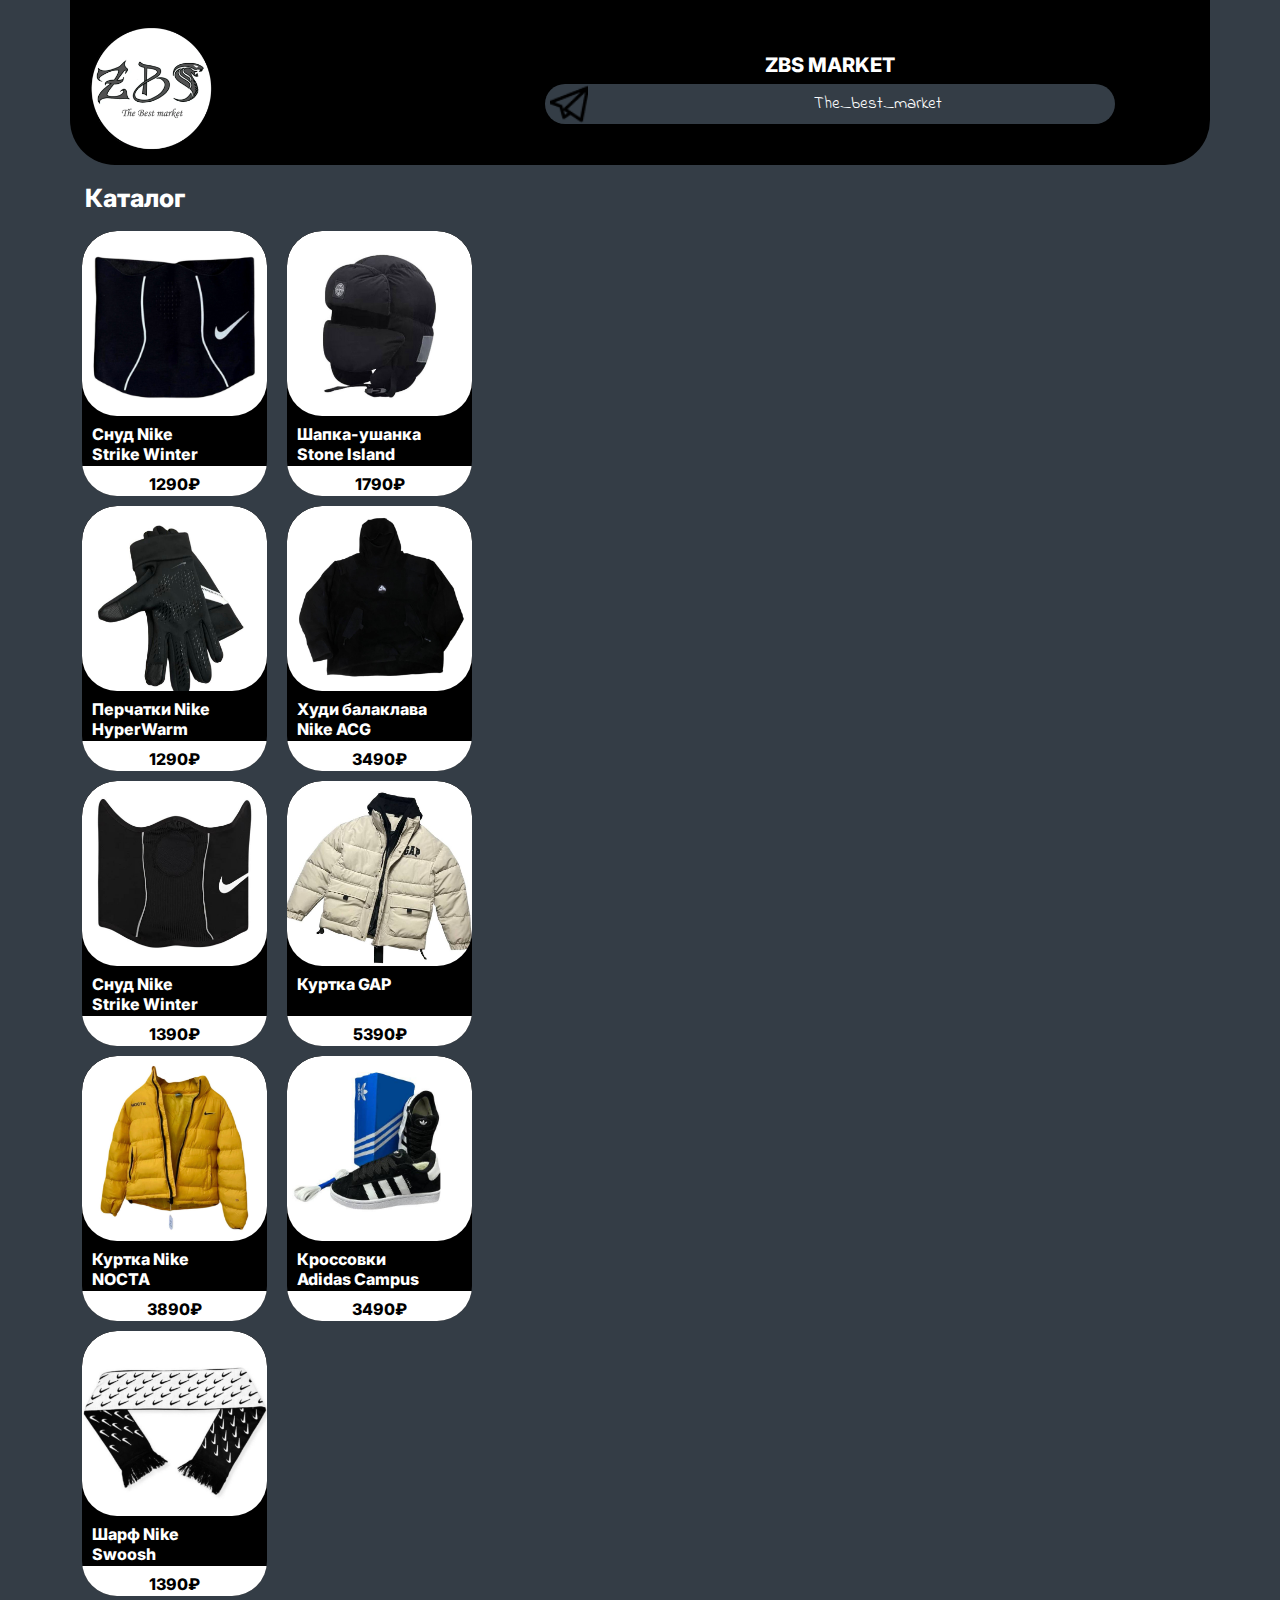
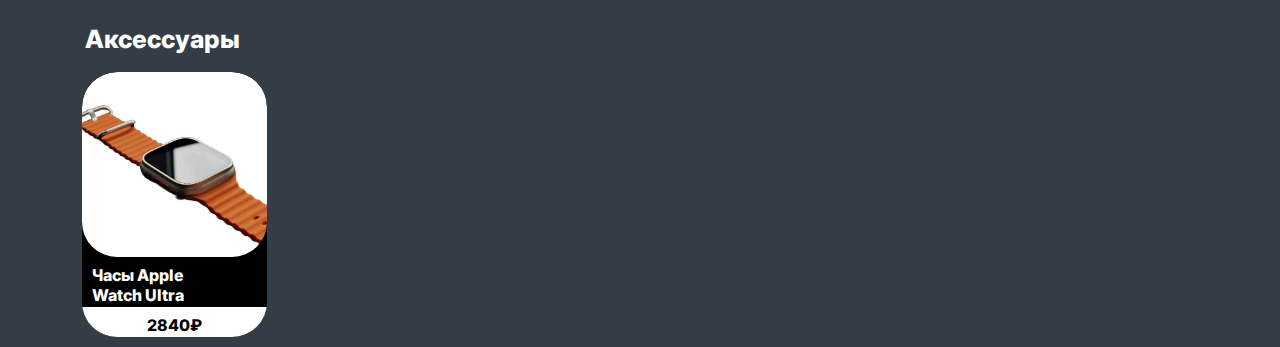
<file: index.html>
<!DOCTYPE html>
<html lang="ru">
<head>
    <link rel="stylesheet" href="CSS/reset.css">
    <link rel="stylesheet" href="https://maxcdn.bootstrapcdn.com/bootstrap/4.5.2/css/bootstrap.min.css">
    <link rel="stylesheet" href="CSS/main_style.css">
    <link rel="preconnect" href="https://fonts.googleapis.com">
    <link rel="preconnect" href="https://fonts.gstatic.com" crossorigin>
    <link href="https://fonts.googleapis.com/css2?family=Indie+Flower&display=swap" rel="stylesheet">
    <link href="https://fonts.googleapis.com/css2?family=Inter:wght@400;600;800&display=swap" rel="stylesheet">
    <meta charset="UTF-8">
    <meta name="viewport" content="width=device-width, initial-scale=1.0">
    <title>Основная страница каталога ZBS_MARKET</title>
</head>
<body>
    <div class="container">
        <!-- Шапка каталога -->
        <div class="row header">
            <div class="col-5">
                <div class="photo-container">
                    <img src="SRC/Logo_circle.png" alt="Logo">
                </div>
            </div>
            <div class="col-6">
                <div class="inf-block">
                    <div class="store-name">
                        ZBS MARKET
                    </div>
                    <div class="row store-url">
                        <div class="col-2 tg-logo">
                            <img src="SRC/free-icon-telegram-logo-87413 1.png" alt="">
                        </div>
                        <div class="col-6 offset-2 text-url">
                            <a href="https://t.me/TheBestMarket59">The_best_market</a>
                        </div>
                    </div>
                        
                </div>
            </div>
        </div>
        <!-- Надпись каталог -->
        <div class="row">
            <div class="col-12 catalog-title">
                Каталог 
            </div>
        </div>


        <!-- Строчка с карточками каталога -->
        <div class="conteiner">
            <div class="row product-row">
                <!-- Карточка товара -->
                <div class="col product-card">
                    <a href="HTML/nike-snoodv2.html">
                        <!-- Фото товара -->
                        <img src="SRC/snood_v2/snood-v2.jpg" alt="product-photo">
                        <!-- Наименование товара -->
                        <div class="col-10 card-text">
                            Снуд Nike Strike Winter Warrior 
                        </div> 
                        <!-- Цена товара -->
                        <div class="product-price">
                            <div class="price-txt">
                                1290₽
                            </div>
                        </div>
                    </div>
                    </a>

                <!-- Карточка товара -->
                <div class="col product-card">
                    <a href="HTML/stone-hat.html">
                        <!-- Фото товара -->
                    <img src="SRC/hats/hat.jpg" alt="">
                    <!-- Наименование товара -->
                    <div class="col-10 card-text">
                        Шапка-ушанка Stone Island 
                    </div> 
                    <!-- Цена товара -->
                    <div class="product-price">
                        <div class="price-txt">
                            1790₽
                        </div>
                    </div>
                </div>
                </a>
            </div>
            
            
        </div>

        <!-- Строчка с карточками каталога 2 -->
        <div class="conteiner">
            <div class="row product-row">
                <!-- Карточка товара -->
                <div class="col product-card">
                    <a href="HTML/gloves-nike-hyperwarm.html">
                        <!-- Фото товара -->
                        <img src="SRC/gloves/gloves.jpg" alt="product-photo">
                        <!-- Наименование товара -->
                        <div class="col-10 card-text">
                            Перчатки Nike HyperWarm
                        </div> 
                        <!-- Цена товара -->
                        <div class="product-price">
                            <div class="price-txt">
                                1290₽
                            </div>
                        </div>
                    </div>
                    </a>

                <!-- Карточка товара -->
                <div class="col product-card">
                    <a href="HTML/hoodie-nike-acg.html">
                        <!-- Фото товара -->
                    <img src="SRC/hoodie-nike-acg/hoodie-nike-acg.jpg" alt="">
                    <!-- Наименование товара -->
                    <div class="col-10 card-text">
                        Худи балаклава Nike ACG
                    </div> 
                    <!-- Цена товара -->
                    <div class="product-price">
                        <div class="price-txt">
                            3490₽
                        </div>
                    </div>
                </div>
                </a>
            </div>
            <!-- Строчка с карточками каталога 3 -->
        <div class="conteiner">
            <div class="row product-row">
                <!-- Карточка товара -->
                <div class="col product-card">
                    <a href="HTML/nike-snood.html">
                        <!-- Фото товара -->
                        <img src="SRC/snoods/snood.jpg" alt="product-photo">
                        <!-- Наименование товара -->
                        <div class="col-10 card-text">
                            Снуд Nike Strike Winter Warrior
                        </div> 
                        <!-- Цена товара -->
                        <div class="product-price">
                            <div class="price-txt">
                                1390₽
                            </div>
                        </div>
                    </div>
                    </a>

                <!-- Карточка товара -->
                <div class="col product-card">
                    <a href="HTML/gap-winter.html">
                        <!-- Фото товара -->
                        <img src="SRC/gap-white/gap.jpg" alt="product-photo">
                        <!-- Наименование товара -->
                        <div class="col-10 card-text">
                            Куртка GAP
                        </div> 
                        <!-- Цена товара -->
                        <div class="product-price">
                            <div class="price-txt">
                                5390₽
                            </div>
                        </div>
                    </div>
                    </a>
                
            </div>
                <!-- Строчка с карточками каталога 4 -->
        <div class="conteiner">
            <div class="row product-row">
                <!-- Карточка товара -->
                <div class="col product-card">
                    <a href="HTML/nike-nocta-yellow.html">
                        <!-- Фото товара -->
                        <img src="SRC/nike-nocta-yellow/nike-nocta.jpg" alt="product-photo">
                        <!-- Наименование товара -->
                        <div class="col-10 card-text">
                            Куртка Nike NOCTA
                        </div> 
                        <!-- Цена товара -->
                        <div class="product-price">
                            <div class="price-txt">
                                3890₽
                            </div>
                        </div>
                    </div>
                    </a>

                <!-- Карточка товара -->
                <div class="col product-card">
                    <a href="HTML/winter-campus.html">
                        <!-- Фото товара -->
                        <img src="SRC/winter-campus/campus.jpg" alt="product-photo">
                        <!-- Наименование товара -->
                        <div class="col-10 card-text">
                            Кроссовки Adidas Campus
                        </div> 
                        <!-- Цена товара -->
                        <div class="product-price">
                            <div class="price-txt">
                                3490₽
                            </div>
                        </div>
                    </div>
                    </a>
                
            </div>
                   <!-- Строчка с карточками каталога 5 -->
        <div class="conteiner">
            <div class="row product-row">
                <!-- Карточка товара -->
                <div class="col product-card">
                    <a href="HTML/nike-swoosh.html">
                        <!-- Фото товара -->
                        <img src="SRC/nike-swoosh/nike-swoosh.jpg" alt="product-photo">
                        <!-- Наименование товара -->
                        <div class="col-10 card-text">
                            Шарф Nike Swoosh
                        </div> 
                        <!-- Цена товара -->
                        <div class="product-price">
                            <div class="price-txt">
                                1390₽
                            </div>
                        </div>
                    </div>
                    </a>

                <!-- Карточка товара -->
                <div class="col none"></div>
                
            </div>
            
            
        </div>
    </div>
    <!-- Надпись каталог -->
    <div class="row">
        <div class="col-12 catalog-title">
            Аксессуары 
        </div>
    </div>
                 <!-- Строчка с карточками каталога 5 -->
                 <div class="conteiner">
                    <div class="row product-row">
                        <!-- Карточка товара -->
                        <div class="col product-card">
                            <a href="HTML/applewatch-ultra.html">
                                <!-- Фото товара -->
                                <img src="SRC/applewatch-pro/applewatch.jpg" alt="product-photo">
                                <!-- Наименование товара -->
                                <div class="col-10 card-text">
                                    Часы Apple Watch Ultra
                                </div> 
                                <!-- Цена товара -->
                                <div class="product-price">
                                    <div class="price-txt">
                                        2840₽
                                    </div>
                                </div>
                            </div>
                            </a>
        
                        <!-- Карточка товара -->
                        <div class="col none"></div>
                        
                    </div>
    <!-- Скрипт для работы с Telegram WebApp -->
    <script src="https://telegram.org/js/telegram-web-app.js"></script> 

    <!-- Скрипт для работы с WebApp -->
    <script src="JS/tetegramWebAppaSettings.js"></script>

    <!-- Скрипт, убирающий кнопка назад -->
    <script>
        let tgBtn = window.Telegram.WebApp;
        tgBtn.BackButton.hide()
    </script>


    <!-- Cкрипты для Bootstrap -->
    <script src="https://ajax.googleapis.com/ajax/libs/jquery/3.5.1/jquery.min.js"></script>
    <script src="https://maxcdn.bootstrapcdn.com/bootstrap/4.5.2/js/bootstrap.min.js"></script>
</body>
</html>
</file>
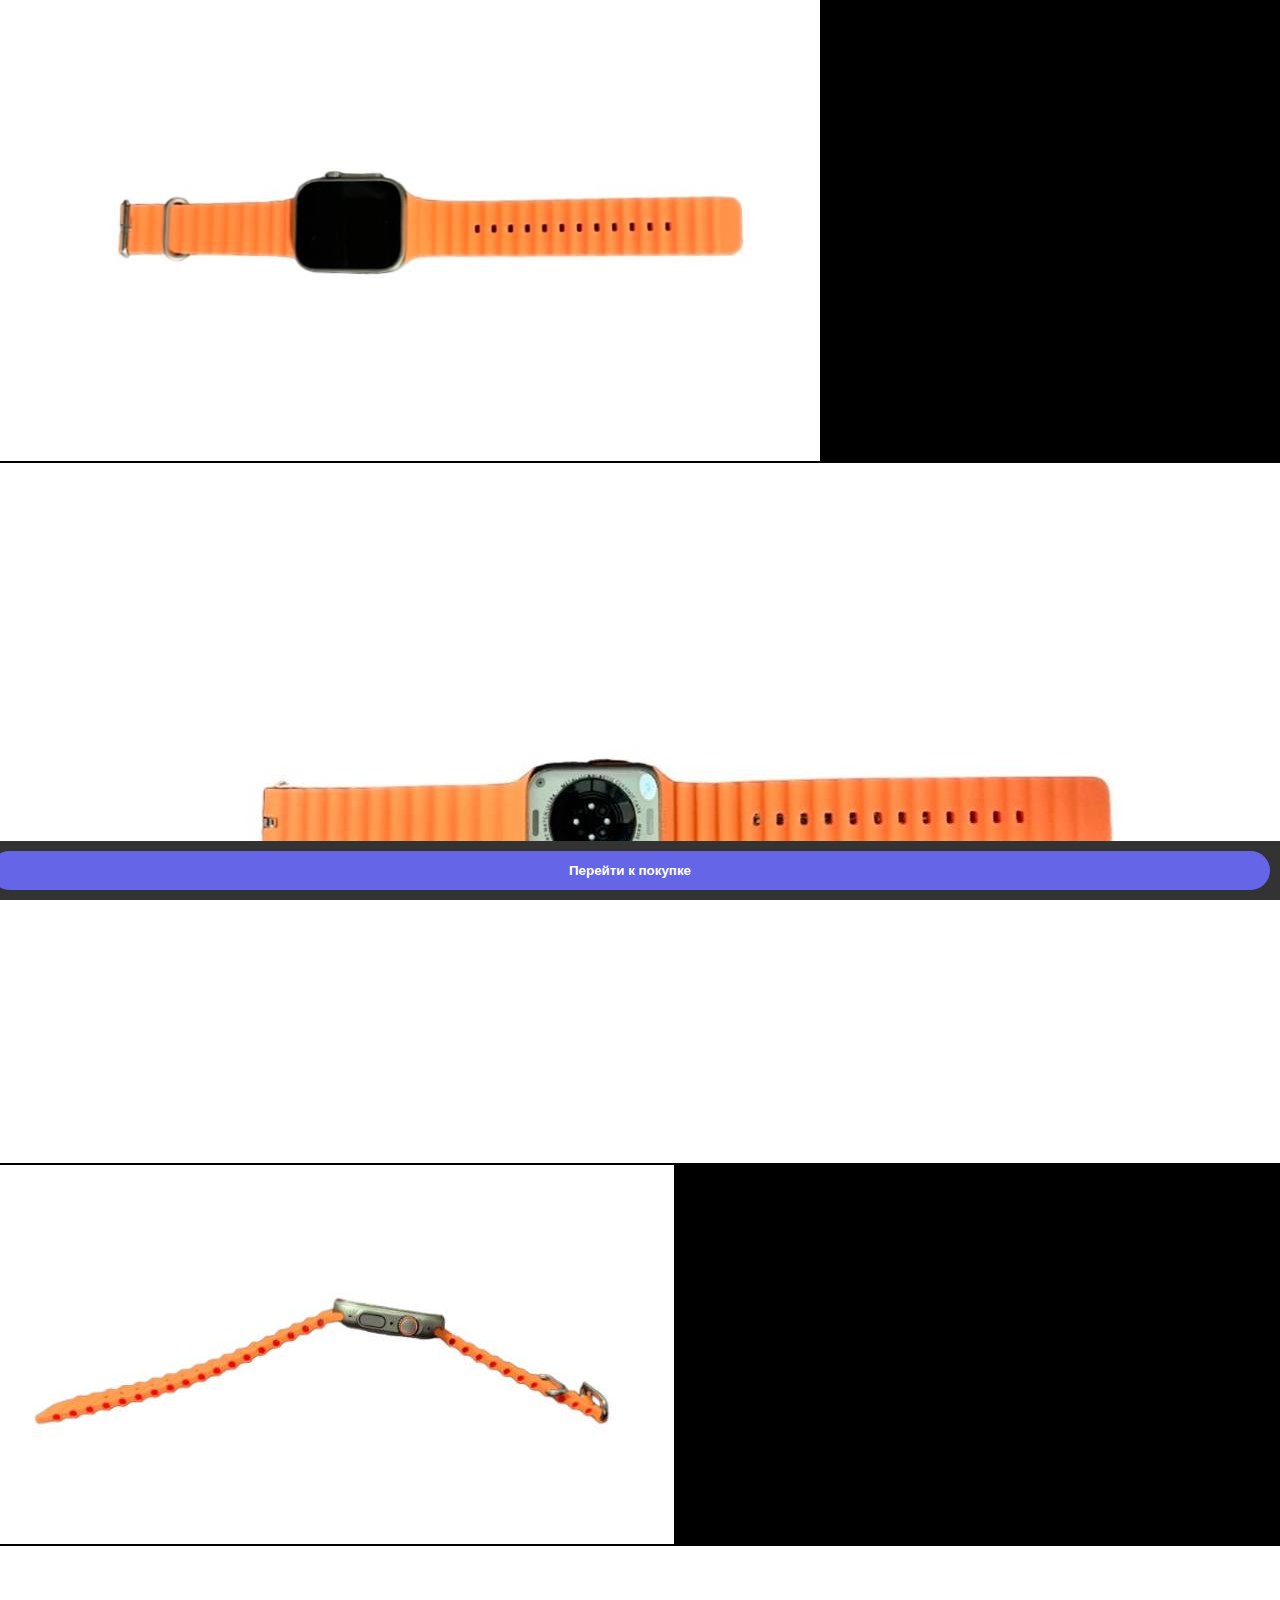
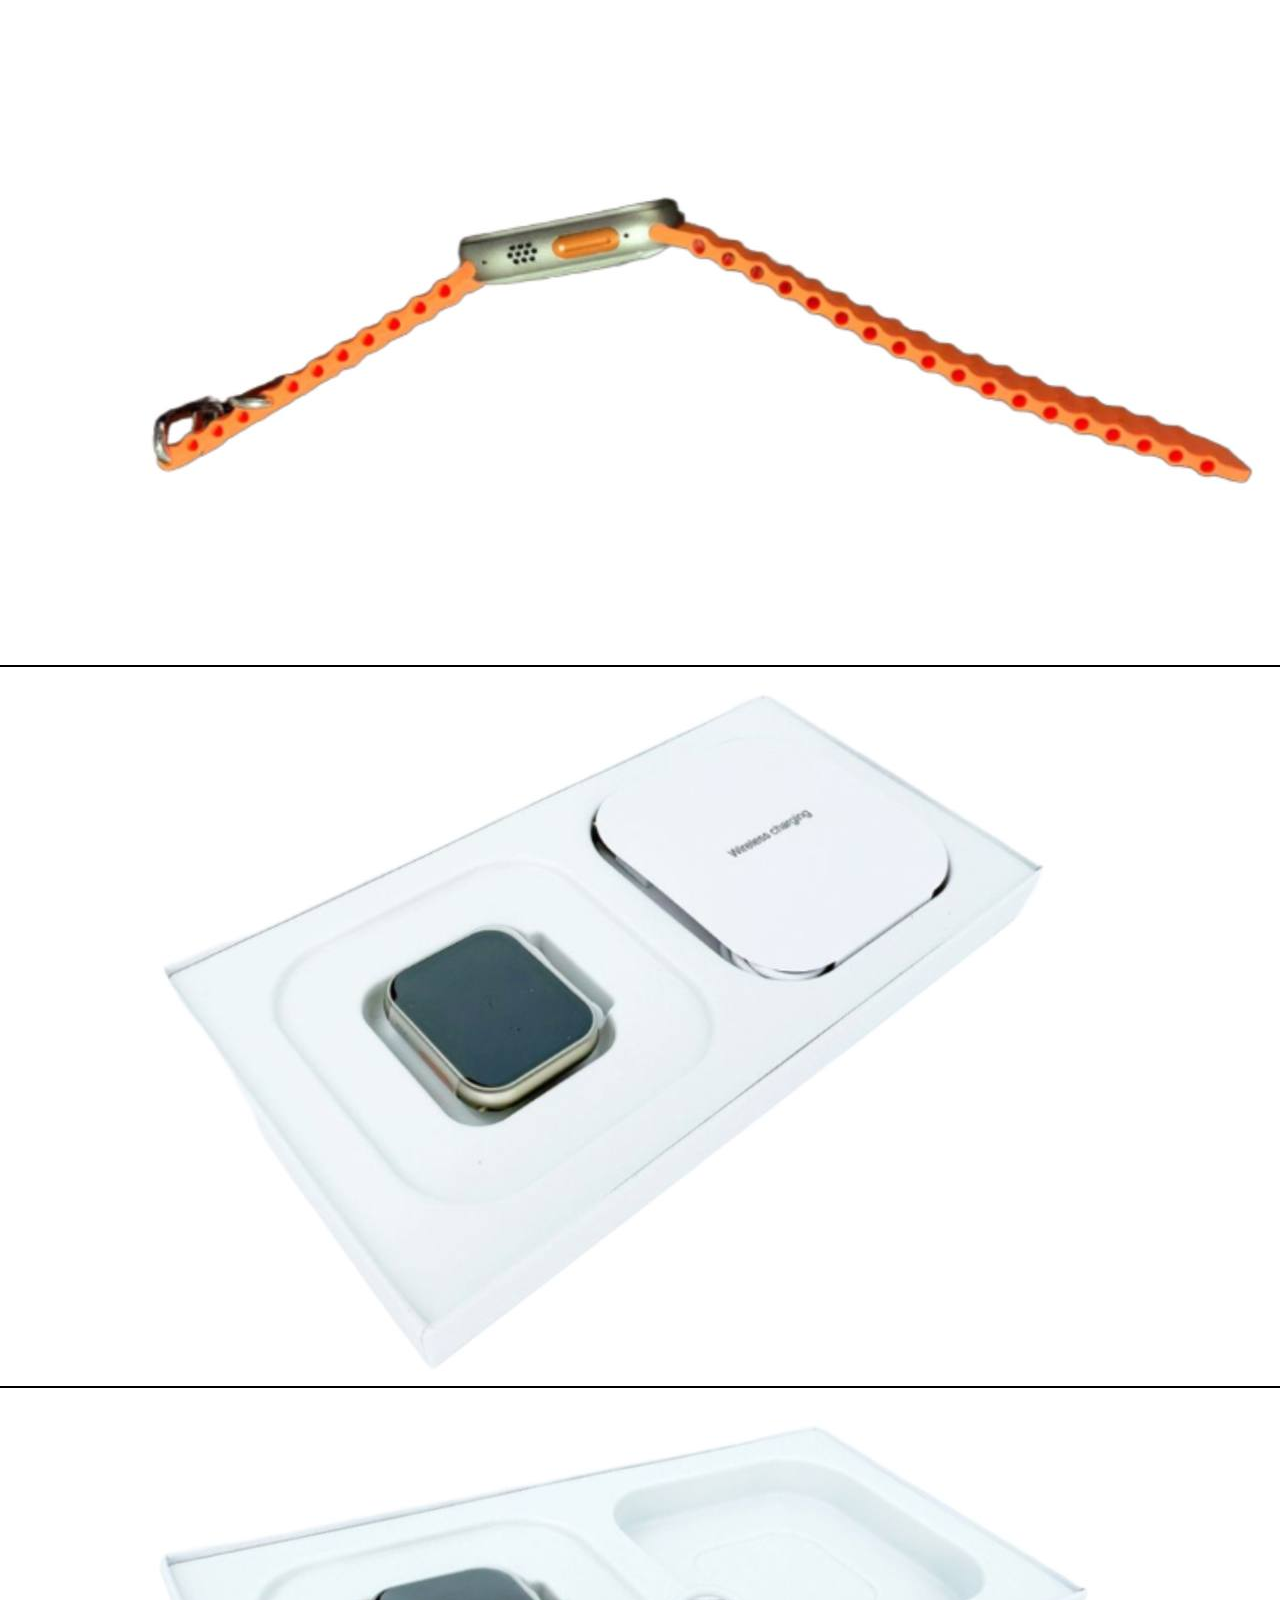
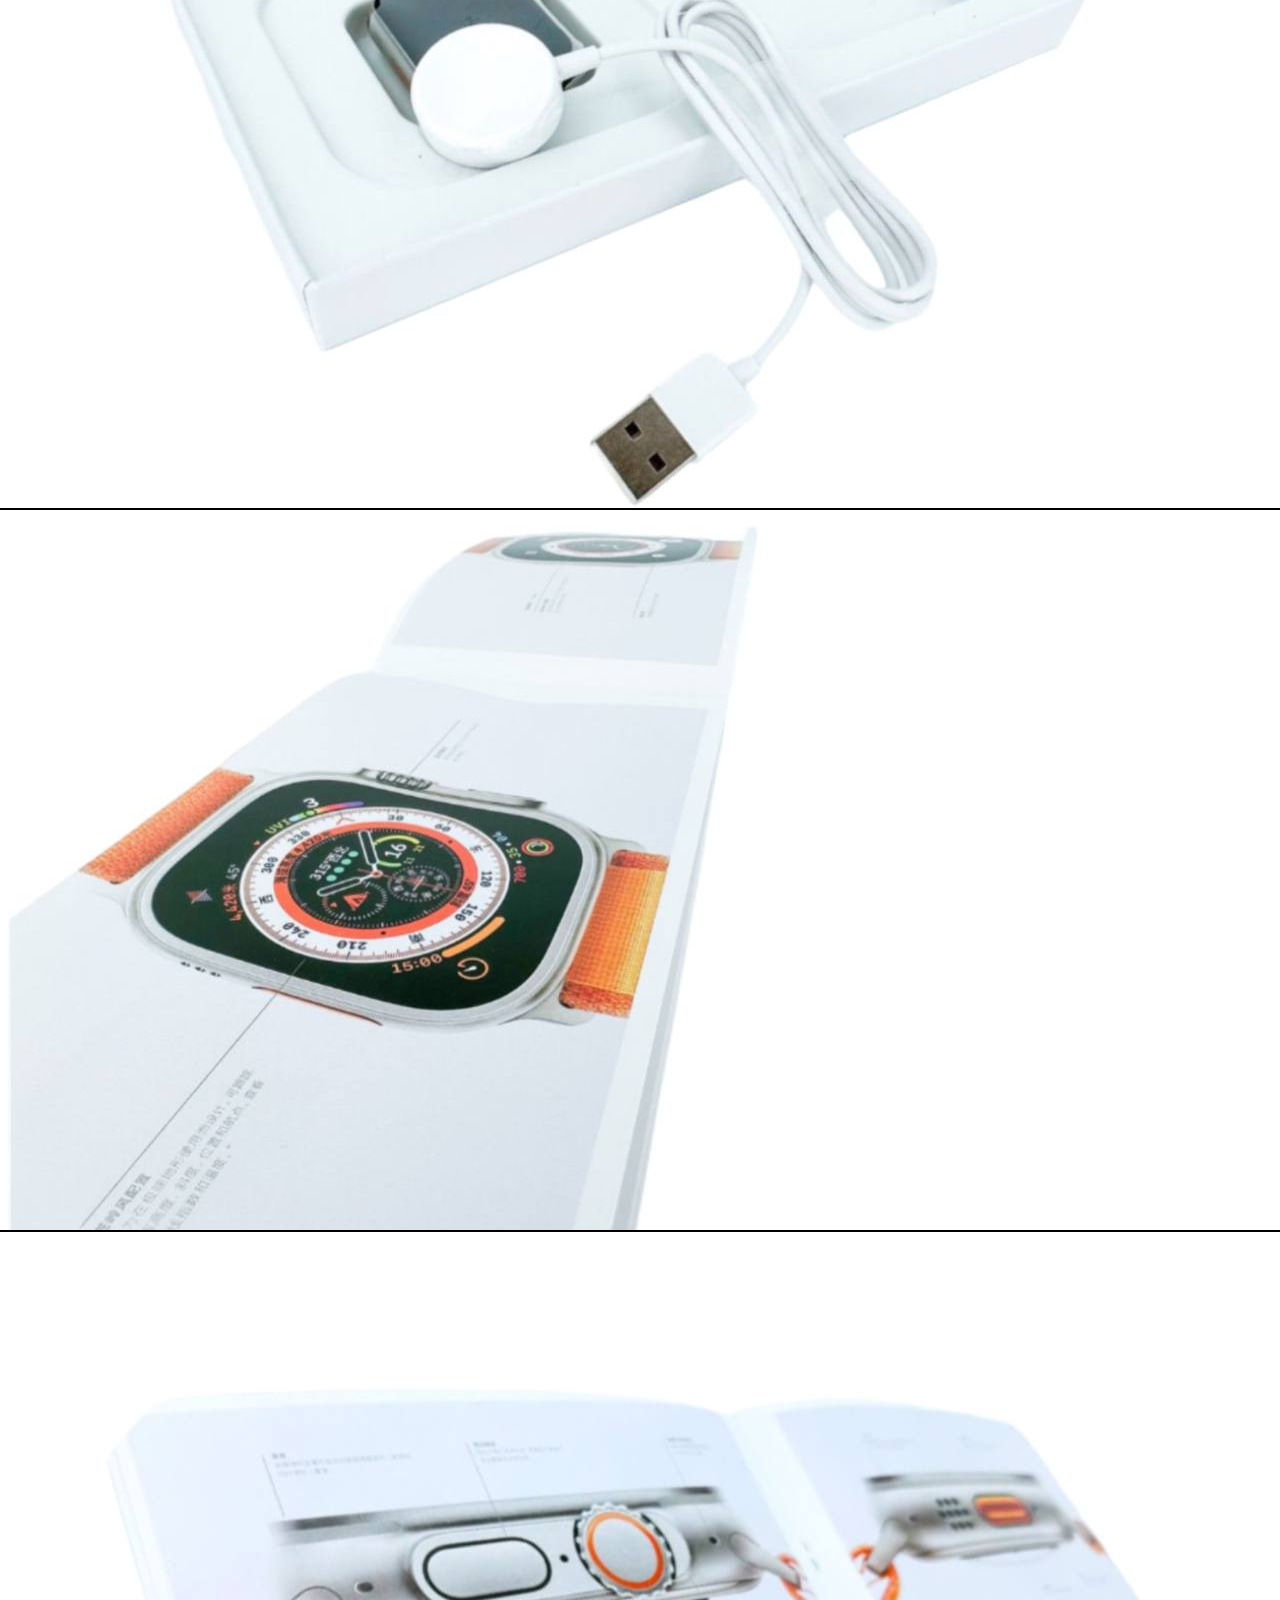
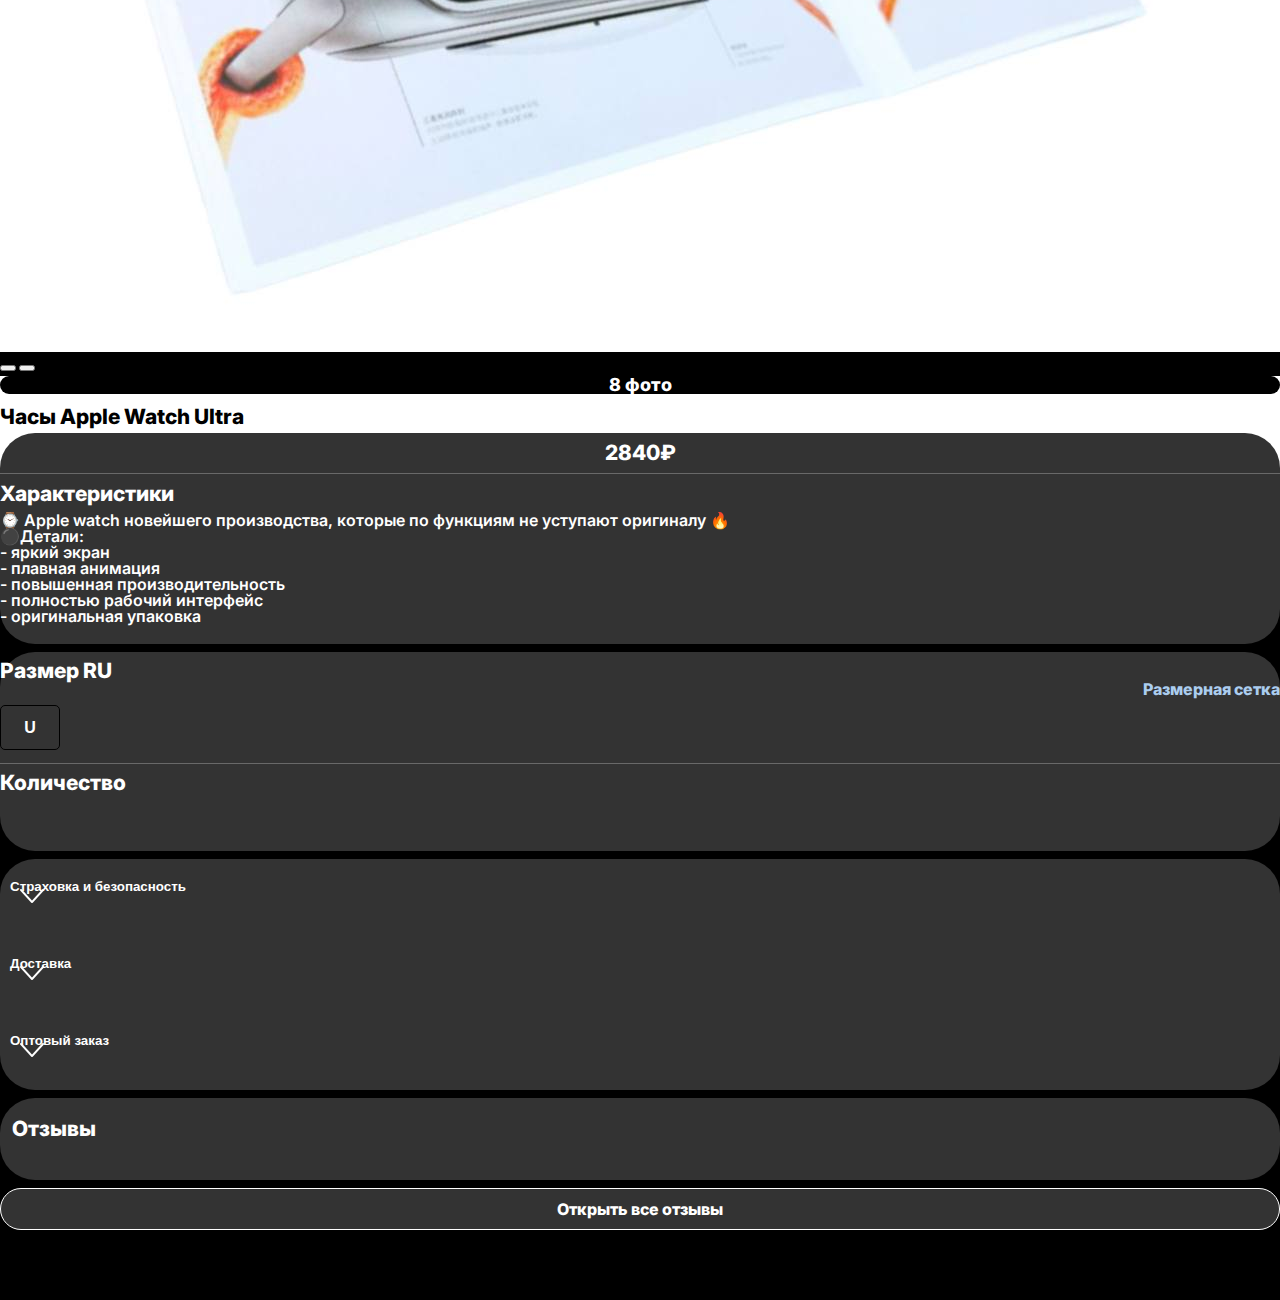
<file: HTML/applewatch-ultra.html>
<!DOCTYPE html>
<html lang="en">
<head>
    <link rel="stylesheet" href="../CSS/reset.css">
    <link href="https://cdn.jsdelivr.net/npm/bootstrap@5.3.2/dist/css/bootstrap.min.css" rel="stylesheet" integrity="sha384-T3c6CoIi6uLrA9TneNEoa7RxnatzjcDSCmG1MXxSR1GAsXEV/Dwwykc2MPK8M2HN" crossorigin="anonymous">
    <link rel="stylesheet" href="../CSS/nike-snood-styles.css">
    <link rel="preconnect" href="https://fonts.googleapis.com">
    <link rel="preconnect" href="https://fonts.gstatic.com" crossorigin>
    <link href="https://fonts.googleapis.com/css2?family=Sansita&display=swap" rel="stylesheet">
    <link rel="preconnect" href="https://fonts.googleapis.com">
    <link rel="preconnect" href="https://fonts.gstatic.com" crossorigin>
    <link href="https://fonts.googleapis.com/css2?family=Inter:wght@400;600;800&display=swap" rel="stylesheet">
    <meta charset="UTF-8">
    <meta name="viewport" content="width=device-width, initial-scale=1.0">
    <title>Перчатки Nike HyperWarm</title>
</head>
<body>
  <div class="photos">
    <!-- Карусель обоев -->
    <div id="carouselExampleIndicators" class="carousel slide">
      <div class="carousel-inner">
        <div class="carousel-item active">
          <img src="../SRC/applewatch-pro/applewatch-5.jpg" class="d-block w-100" alt="">
        </div>
        <div class="carousel-item">
          <img src="../SRC/applewatch-pro/applewatch-6.jpg" class="d-block w-100" alt="">
        </div>
        <div class="carousel-item">
          <img src="../SRC/applewatch-pro/applewatch-7.jpg" class="d-block w-100" alt="">
        </div>
        <div class="carousel-item">
          <img src="../SRC/applewatch-pro/applewatch-8.jpg" class="d-block w-100" alt="">
        </div>
        <div class="carousel-item">
            <img src="../SRC/applewatch-pro/applewatch-3.jpg" class="d-block w-100" alt="">
          </div>
          <div class="carousel-item">
            <img src="../SRC/applewatch-pro/applewatch-4.jpg" class="d-block w-100" alt="">
          </div>
          <div class="carousel-item">
            <img src="../SRC/applewatch-pro/applewatch-2.jpg" class="d-block w-100" alt="">
          </div>
          <div class="carousel-item">
            <img src="../SRC/applewatch-pro/applewatch-1.jpg" class="d-block w-100" alt="">
          </div>
      </div>
      <button class="carousel-control-prev" type="button" data-bs-target="#carouselExampleIndicators" data-bs-slide="prev">
      </button>
      <button class="carousel-control-next" type="button" data-bs-target="#carouselExampleIndicators" data-bs-slide="next">
      </button>
    </div>
  </div>

  <!-- Заголовок товара -->
  <div class="header">
    <!-- Строка с количеством фото -->
      <div class="row">
          <div class="col-12">
              <div class="container">
                  <div class="col-3 photo-count">
                      8 фото
                  </div>
              </div>
          </div> 
      </div>

      <!-- Название товара -->
      <div class="container">
        <div class="product-name" id="productName">Часы Apple Watch Ultra</div>
      </div>
    
      <!-- Цена товара -->
      <div class="product-price">
        <div class="container">
          <div class="product-price-text" id="priceBlock">2840₽</div>
        </div>
      </div>
       
      <!-- Характеристики товара -->
      <div class="backdroundCharacteristics">
        <div class="characteristics">
          <div class="container">
            <div class="characteristicsHeader">Характеристики</div>
            <div class="characteristicsText">
                ⌚️ Apple watch новейшего производства, которые по функциям не уступают оригиналу 🔥
                <br>⚫️Детали:
                <br>- яркий экран
                <br>- плавная анимация
                <br>- повышенная производительность
                <br>- полностью рабочий интерфейс 
                <br>- оригинальная упаковка
            </div>
          </div>
        </div>
      </div>
  </div>


<!-- Выбор размера и количества  -->
<div class="sizeAndCount">
  <div class="container">
    <div class="row">
      <!-- Размер -->
      <div class="col-6 size">Размер RU</div>
      <!-- Ссылка на размерную сетку -->
      <div class="col-6 sizeSheet"><a href="../HTML/sizesTable.html">Размерная сетка</a></div>
    </div>
    <!-- Строка с кнопками выбора размера -->
    <div class="container">
      <div class="row sizesButtonRow">
        <button type="button" class="sizeButton" onclick="TakeSize(this)">U</button>
      </div>
    </div>
    <div class="empty" id="countSizes">Количество</div>
    <div class="container">
      <div class="row confirmSizes" id="countConfirmSizes"></div>
    </div>
  </div>
</div>

<!-- Аккардеоны с информацией -->
<div class="informationAccardions">
  <!-- Верхняя кнопка аккардеона -->
  <button type="button" id="topAccardion" class="informationAccardionBtn">
    <div class="row">
      <div class="col-9">Страховка и безопасность</div>
      <div class="col-3">
        <img src="../SRC/down-arrow.png" alt="downArrow">
      </div>
    </div>
  </button>
  <div id="topBlockInAccardeon"class="collapsed">
    <div class="container">
      В стоимость товара входит его полное страхование. Мы несем ответственность, чтобы вы получили свой заказ в целости и сохранности, но возможны и , так называемые, форсмажоры, которые мы, к сожалению, не в силах предвидеть - это не лучшая логистика ТК. Возможны небольшие задержки с доставкой товаров.
    </div>
  </div>

  <!-- Средний блок -->
  <button type="button" id="midAccardion" class="informationAccardionBtn">
    <div class="row">
      <div class="col-9">Доставка</div>
      <div class="col-3">
        <img src="../SRC/down-arrow.png" alt="downArrow">
      </div>
    </div>
  </button>
  <div id="midBlockInAccardeon" class="collapsed">
    <div class="container">
      Мы находимся в городе Пермь, рассчитать примерное время доставки вы можете на сайтах транспортных компаний, с которыми мы сотрудничаем. А именно это: <span style="font-weight: 800;">СДЭК, Почта России, Боксберри</span>. После оплаты заказа вам будет выслан трек-номер вашей посылки, по которому вы сможете отслеживать статусы доставки и получать уведомления об их изменении.
    </div>
  </div>

  <!-- Нижний блок -->
  <button type="button" id="bottomAccardion" class="informationAccardionBtn">
    <div class="row">
      <div class="col-9">Оптовый заказ</div>
      <div class="col-3">
        <img src="../SRC/down-arrow.png" alt="downArrow">
      </div>
    </div>
  </button>
  <div id="bottomBlockInAccardeon"class="collapsed">
    <div class="container">
      В нашем магазине также доступна оптовая продажа товаров. Сделка купли-продажи напрямую согласовывается с менеджером ZBS Market. Связывайтесь в личных сообщениях: <a href="https://t.me/Manager_ZBSmarket" style="text-decoration: none;">@Manager_ZBSmarket</a>
    </div>
  </div>
  
</div>

  <!-- Отзывы -->
<div class="reviews">
  <div class="name-block">Отзывы</div>
  <div class="horizontal-scroll">
    <div class="reviews-photos">
    </div>
  </div>
</div>

<!-- Ссылка-кнопка на канал со всеми отзывами -->
<a href="https://t.me/ZBS_Market_reviews" class="aSizeOfProduct">
  <div class="all-reviews">
    Открыть все отзывы
  </div>
</a>

<!-- Кнопка покупки товара -->
<div class="buyButtonBlock">
  <button type="button" id="buyButton" onclick="GetOrder()">Перейти к покупке</button>
</div>

<!-- Артикул товара  -->
<div id="articul" style="display: none;">10</div>


<!-- Подключения скрипта для Bootstrap -->
  <script src="https://cdn.jsdelivr.net/npm/bootstrap@5.3.2/dist/js/bootstrap.bundle.min.js" integrity="sha384-C6RzsynM9kWDrMNeT87bh95OGNyZPhcTNXj1NW7RuBCsyN/o0jlpcV8Qyq46cDfL" crossorigin="anonymous"></script>
    
<!-- Аккардеон скрипт -->
<script src="../JS/accordionScript.js"></script>

<!-- Скрипт создания заказа -->
<script src="../JS/calculateOrder.js"></script>

<!-- Скрипт для работы с Telegram WebApp -->
<script src="https://telegram.org/js/telegram-web-app.js"></script>

<!-- Добавление кнопки назад в WebApp -->
<script src="../JS/helpfulSettingsWebApp.js"></script>
</body>
</html>
</file>
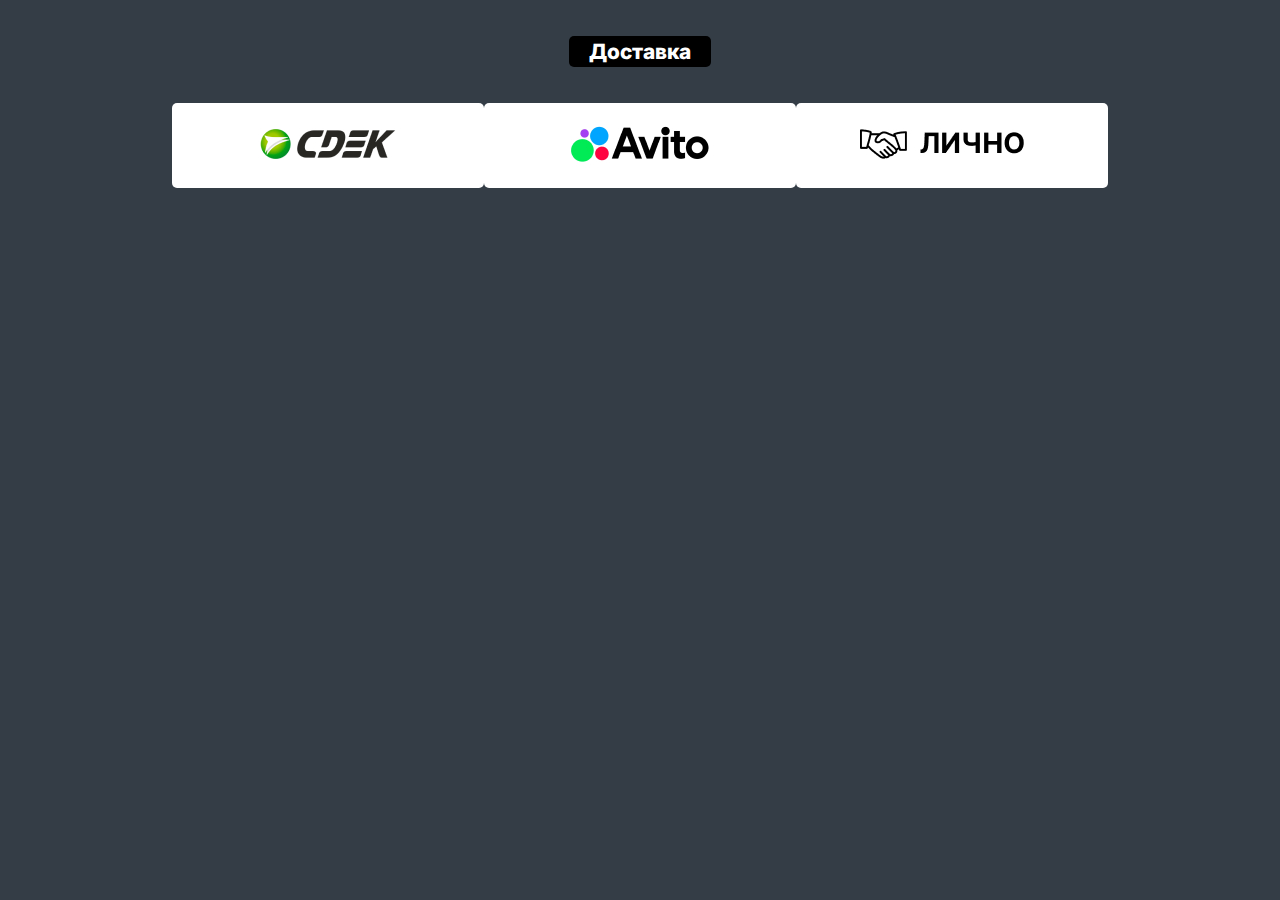
<file: HTML/delivery.html>
<!DOCTYPE html>
<html lang="ru">
<head>
    <meta charset="UTF-8">
    <meta name="viewport" content="width=device-width, initial-scale=1.0">
    
    <!-- Сброс стилей страницы -->
    <link rel="stylesheet" href="../CSS/reset.css">

    <!-- Подключение Bootstrap -->
    <link href="https://cdn.jsdelivr.net/npm/bootstrap@5.3.2/dist/css/bootstrap.min.css" rel="stylesheet" integrity="sha384-T3c6CoIi6uLrA9TneNEoa7RxnatzjcDSCmG1MXxSR1GAsXEV/Dwwykc2MPK8M2HN" crossorigin="anonymous">
    
    <!-- Подключение шрифтов -->
    <link rel="preconnect" href="https://fonts.googleapis.com">
    <link rel="preconnect" href="https://fonts.gstatic.com" crossorigin>
    <link href="https://fonts.googleapis.com/css2?family=Inter:wght@400;600;800&display=swap" rel="stylesheet">

    <!-- Основные стили страницы -->
    <link rel="stylesheet" href="../CSS/delivery_style.css">

    <title>Выбор способа доаставки</title>
</head>
<body>
    <!-- Заголовок страницы -->
    <div class="title">
        <div class="title__block">Доставка</div>
    </div>

    <!-- Набор кнопок для выбора способа доставки -->
    <div class="container">
        <div class="delivery">
            <button type="button" id="CDEK" class="delivery__type" onclick="GoToGetOrderFrom()">
               <img src="../SRC/delivery-buttons-img/cdek-logo.jpg" alt="Способ доаставки - CDEK"> 
            </button>
            <button type="button" id="AVITO" class="delivery__type">
                <img src="../SRC/delivery-buttons-img/avito-logo.jpg" alt="Способ доставки - Avito">
            </button>
            <button type="button" id="MEETING" class="delivery__type">
                <img src="../SRC/delivery-buttons-img/meeting-logo.jpg" alt="Способ доставки - личная встреча">
            </button>
        </div>
    </div>
    
    <!-- Скрипт для работы с Telegram WebApp -->
    <script src="https://telegram.org/js/telegram-web-app.js"></script>

    <!-- Добавление кнопки назад в WebApp -->
    <script src="../JS/helpfulSettingsWebApp.js"></script>

    <!-- Скрипт с отправкой данных о заказе -->
    <script src="../JS/calculateOrder.js"></script>
</body>
</html>
</file>
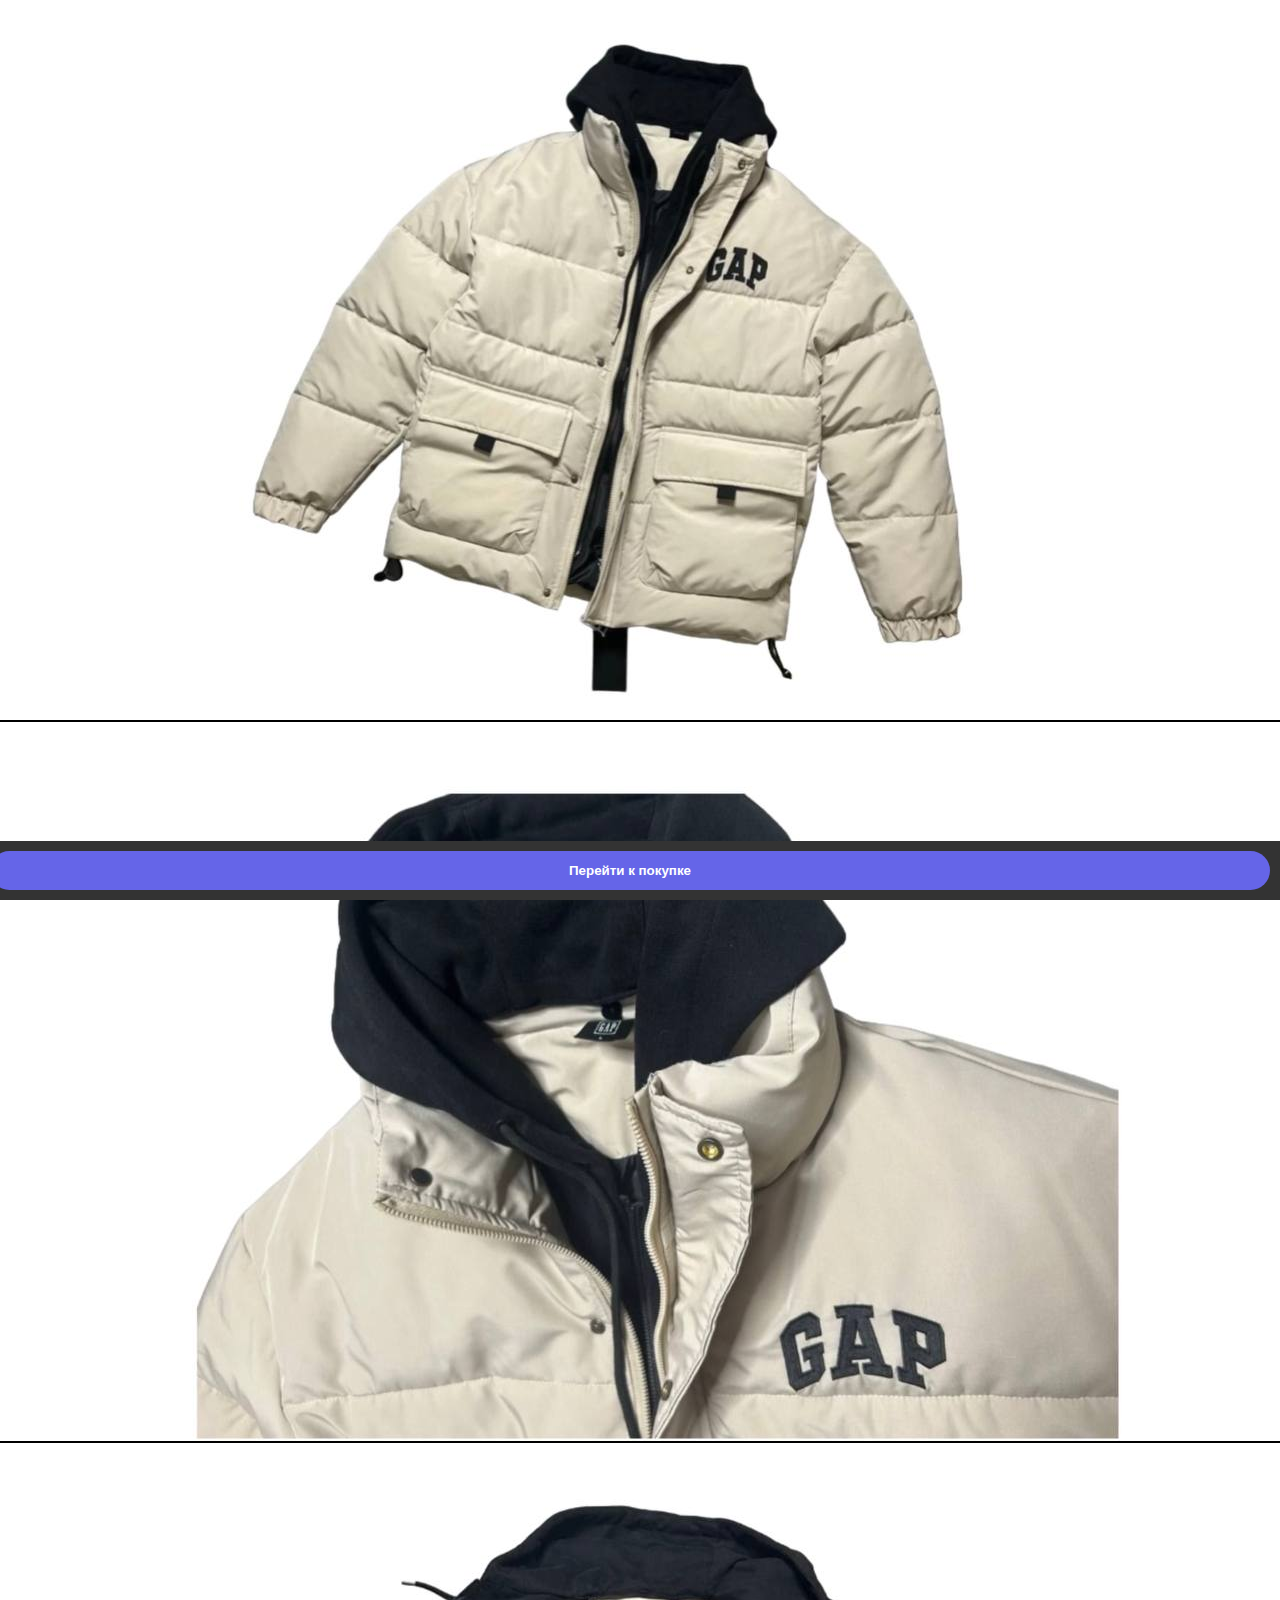
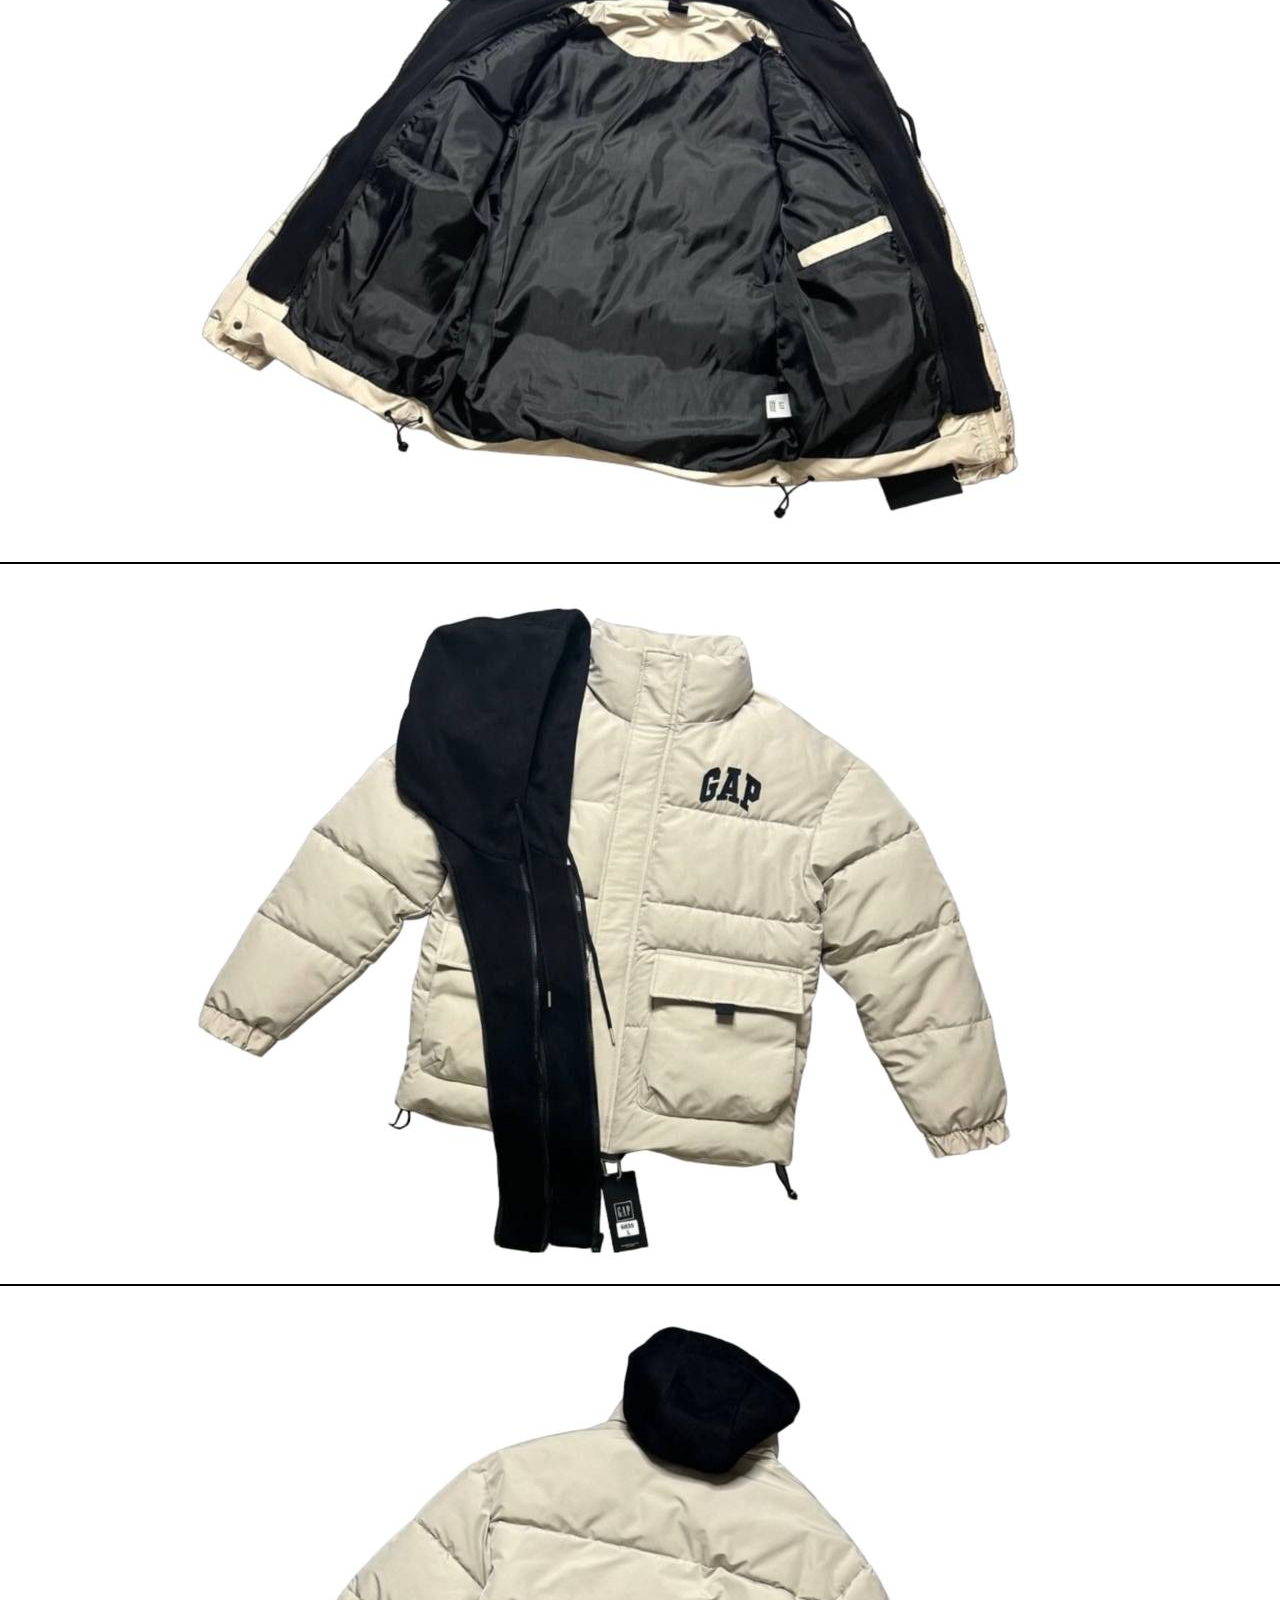
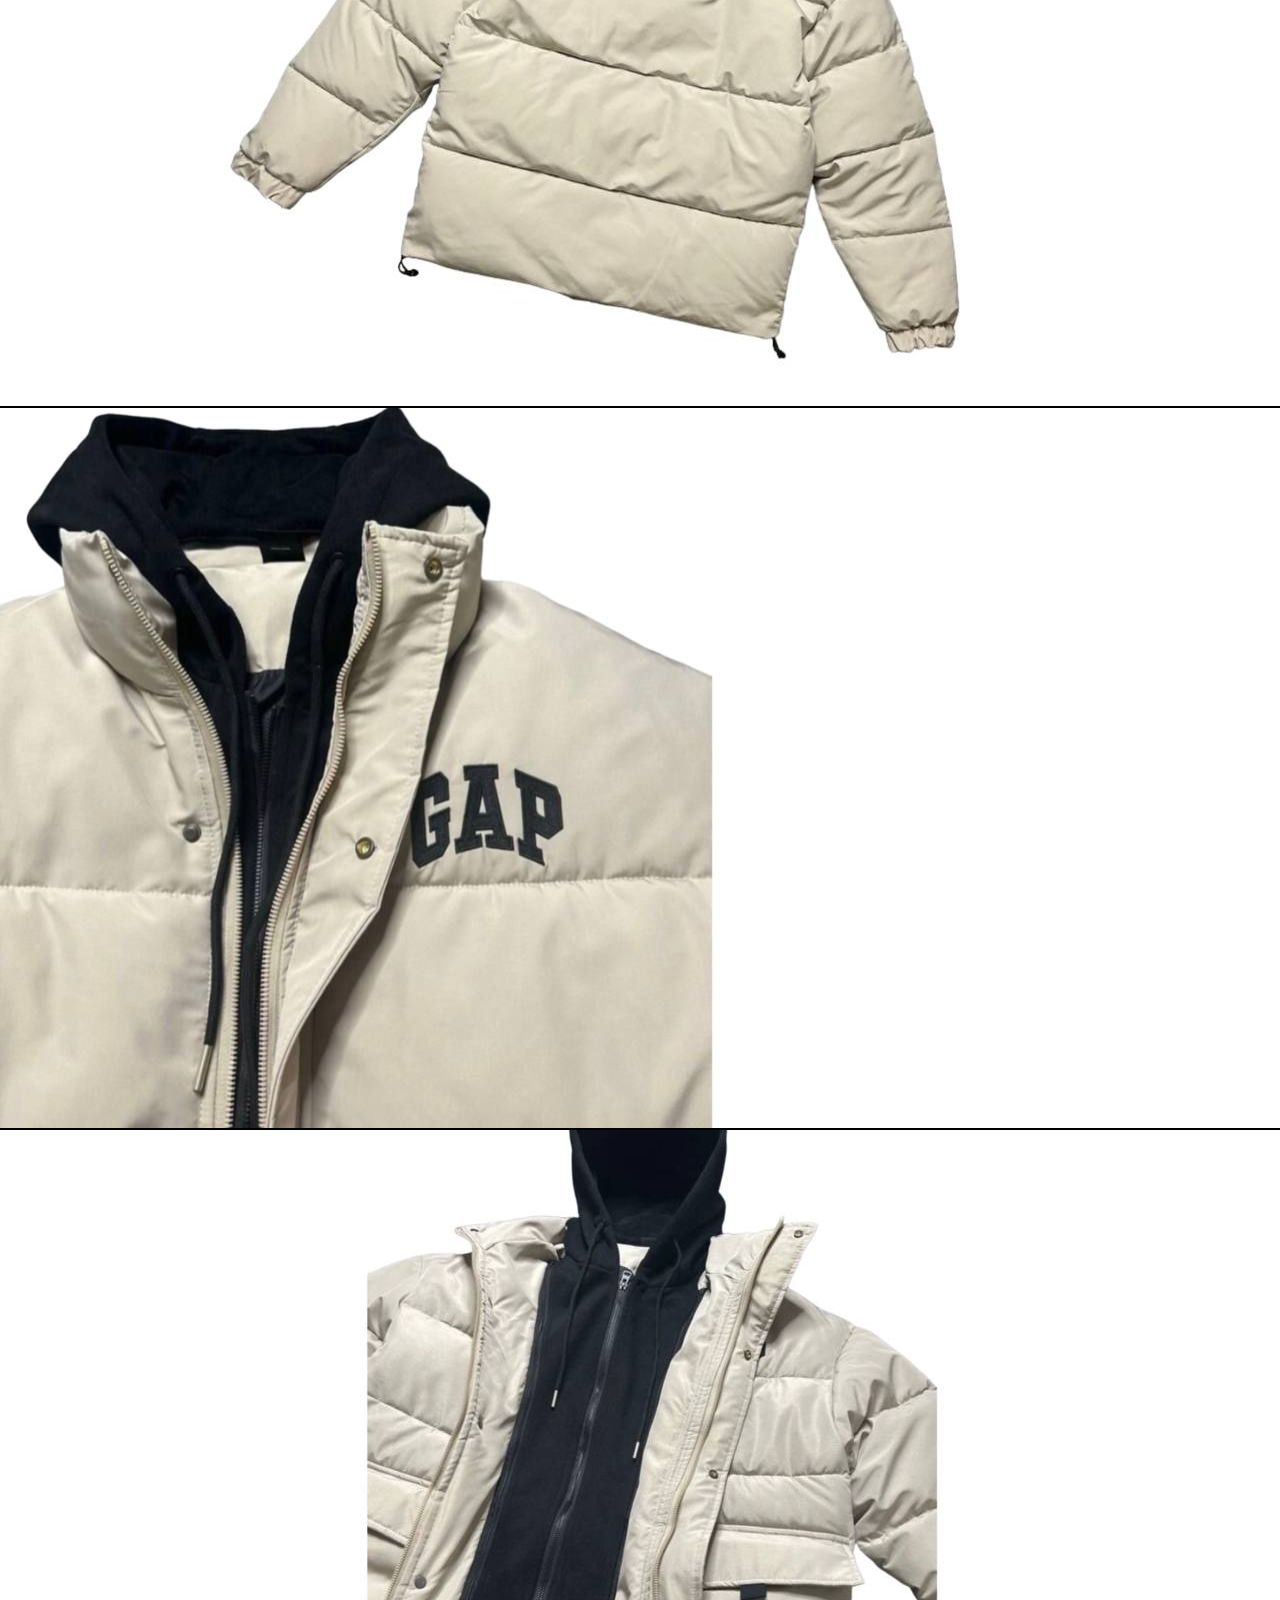
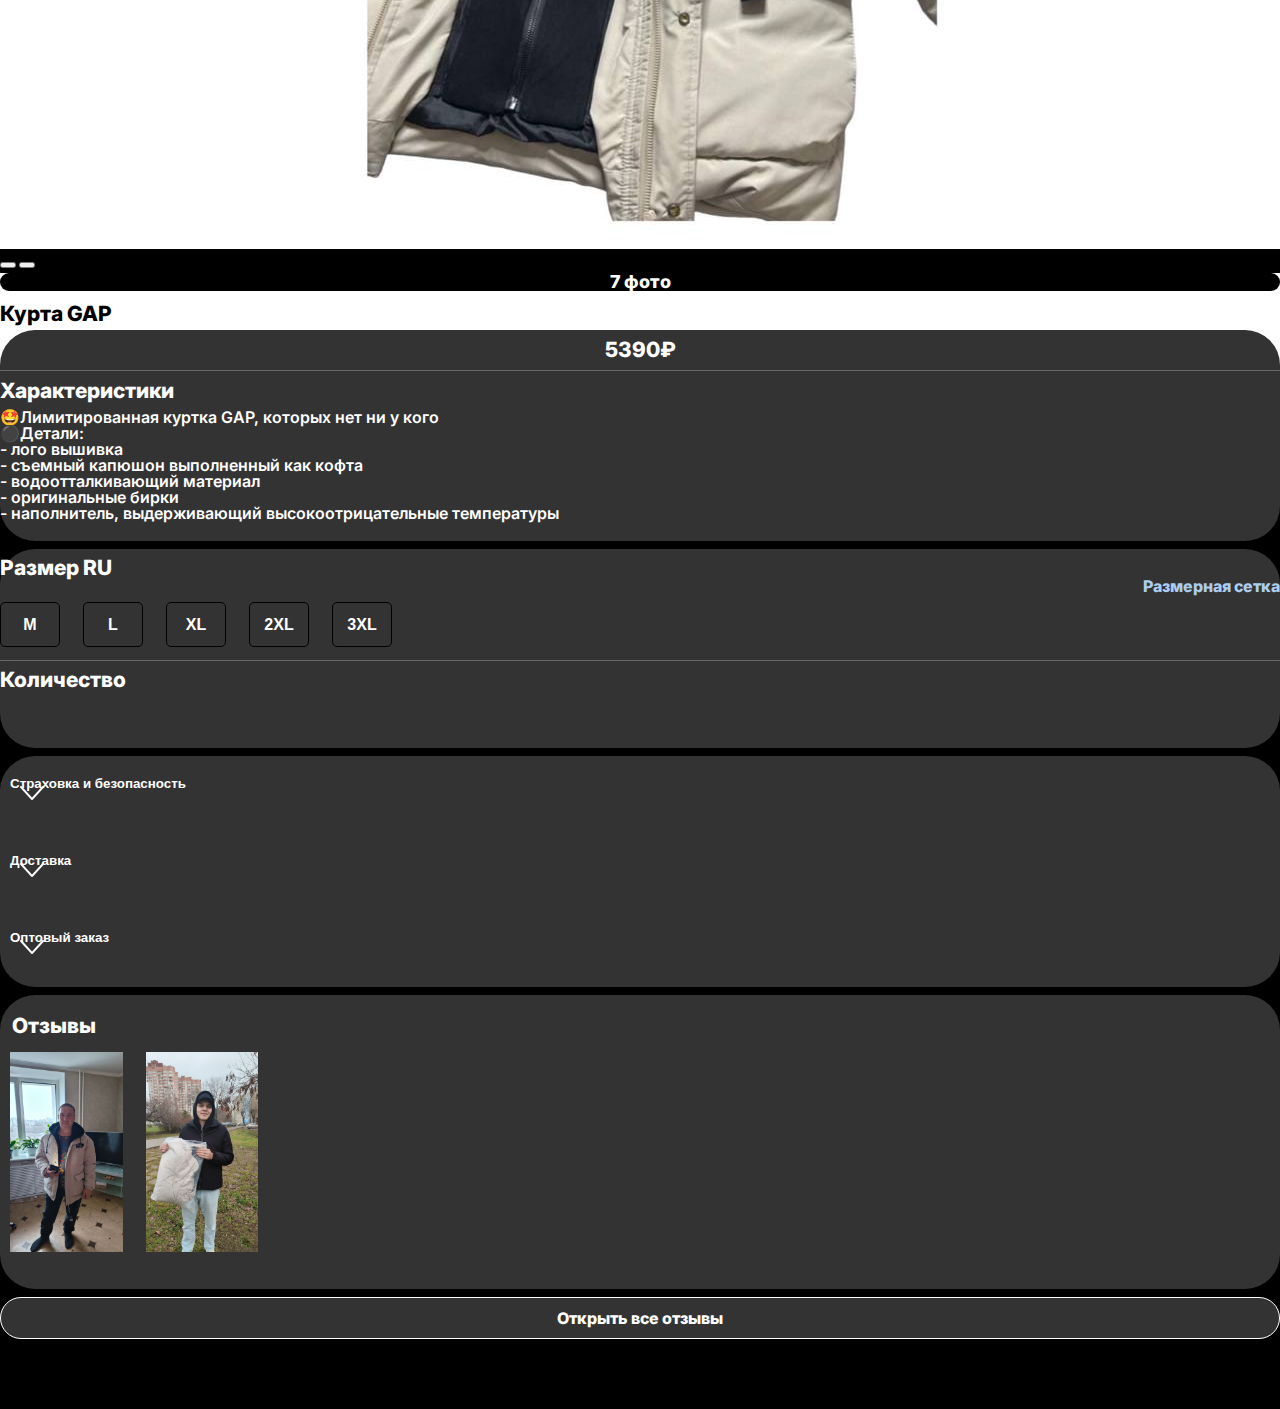
<file: HTML/gap-winter.html>
<!DOCTYPE html>
<html lang="en">
<head>
    <link rel="stylesheet" href="../CSS/reset.css">
    <link href="https://cdn.jsdelivr.net/npm/bootstrap@5.3.2/dist/css/bootstrap.min.css" rel="stylesheet" integrity="sha384-T3c6CoIi6uLrA9TneNEoa7RxnatzjcDSCmG1MXxSR1GAsXEV/Dwwykc2MPK8M2HN" crossorigin="anonymous">
    <link rel="stylesheet" href="../CSS/nike-snood-styles.css">
    <link rel="preconnect" href="https://fonts.googleapis.com">
    <link rel="preconnect" href="https://fonts.gstatic.com" crossorigin>
    <link href="https://fonts.googleapis.com/css2?family=Sansita&display=swap" rel="stylesheet">
    <link rel="preconnect" href="https://fonts.googleapis.com">
    <link rel="preconnect" href="https://fonts.gstatic.com" crossorigin>
    <link href="https://fonts.googleapis.com/css2?family=Inter:wght@400;600;800&display=swap" rel="stylesheet">
    <meta charset="UTF-8">
    <meta name="viewport" content="width=device-width, initial-scale=1.0">
    <title>Перчатки Nike HyperWarm</title>
</head>
<body>
  <div class="photos">
    <!-- Карусель обоев -->
    <div id="carouselExampleIndicators" class="carousel slide">
      <div class="carousel-inner">
        <div class="carousel-item active">
          <img src="../SRC/gap-white/gap-1.jpg" class="d-block w-100" alt="">
        </div>
        <div class="carousel-item">
          <img src="../SRC/gap-white/gap-2.jpg" class="d-block w-100" alt="">
      </div>
      <div class="carousel-item">
        <img src="../SRC/gap-white/gap-3.jpg" class="d-block w-100" alt="">
    </div>
    <div class="carousel-item">
        <img src="../SRC/gap-white/gap-4.jpg" class="d-block w-100" alt="">
    </div>
    <div class="carousel-item">
        <img src="../SRC/gap-white/gap-5.jpg" class="d-block w-100" alt="">
    </div>
    <div class="carousel-item">
        <img src="../SRC/gap-white/gap-6.jpg" class="d-block w-100" alt="">
    </div>
    <div class="carousel-item">
        <img src="../SRC/gap-white/gap-7.jpg" class="d-block w-100" alt="">
    </div>
      <button class="carousel-control-prev" type="button" data-bs-target="#carouselExampleIndicators" data-bs-slide="prev">
      </button>
      <button class="carousel-control-next" type="button" data-bs-target="#carouselExampleIndicators" data-bs-slide="next">
      </button>
    </div>
  </div>

  <!-- Заголовок товара -->
  <div class="header">
    <!-- Строка с количеством фото -->
      <div class="row">
          <div class="col-12">
              <div class="container">
                  <div class="col-3 photo-count">
                      7 фото
                  </div>
              </div>
          </div> 
      </div>

      <!-- Название товара -->
      <div class="container">
        <div class="product-name" id="productName">Курта GAP</div>
      </div>
    
      <!-- Цена товара -->
      <div class="product-price">
        <div class="container">
          <div class="product-price-text" id="priceBlock">5390₽</div>
        </div>
      </div>
       
      <!-- Характеристики товара -->
      <div class="backdroundCharacteristics">
        <div class="characteristics">
          <div class="container">
            <div class="characteristicsHeader">Характеристики</div>
            <div class="characteristicsText">
                🤩Лимитированная куртка GAP, которых нет ни у кого
                <br>⚫️Детали:
                <br>- лого вышивка
                <br>- съемный капюшон выполненный как кофта
                <br>- водоотталкивающий материал
                <br>- оригинальные бирки 
                <br>- наполнитель, выдерживающий высокоотрицательные температуры
            </div>
          </div>
        </div>
      </div>
  </div>


<!-- Выбор размера и количества  -->
<div class="sizeAndCount">
  <div class="container">
    <div class="row">
      <!-- Размер -->
      <div class="col-6 size">Размер RU</div>
      <!-- Ссылка на размерную сетку -->
      <div class="col-6 sizeSheet"><a href="../HTML/sizesTable.html">Размерная сетка</a></div>
    </div>
    <!-- Строка с кнопками выбора размера -->
    <div class="container">
      <div class="row sizesButtonRow">
        <button type="button" class="sizeButton" onclick="TakeSize(this)">M</button>
        <button type="button" class="sizeButton" onclick="TakeSize(this)">L</button>
        <button type="button" class="sizeButton" onclick="TakeSize(this)">XL</button>
        <button type="button" class="sizeButton" onclick="TakeSize(this)">2XL</button>
        <button type="button" class="sizeButton" onclick="TakeSize(this)">3XL</button>
      </div>
    </div>
    <div class="empty" id="countSizes">Количество</div>
    <div class="container">
      <div class="row confirmSizes" id="countConfirmSizes"></div>
    </div>
  </div>
</div>

<!-- Аккардеоны с информацией -->
<div class="informationAccardions">
  <!-- Верхняя кнопка аккардеона -->
  <button type="button" id="topAccardion" class="informationAccardionBtn">
    <div class="row">
      <div class="col-9">Страховка и безопасность</div>
      <div class="col-3">
        <img src="../SRC/down-arrow.png" alt="downArrow">
      </div>
    </div>
  </button>
  <div id="topBlockInAccardeon"class="collapsed">
    <div class="container">
      В стоимость товара входит его полное страхование. Мы несем ответственность, чтобы вы получили свой заказ в целости и сохранности, но возможны и , так называемые, форсмажоры, которые мы, к сожалению, не в силах предвидеть - это не лучшая логистика ТК. Возможны небольшие задержки с доставкой товаров.
    </div>
  </div>

  <!-- Средний блок -->
  <button type="button" id="midAccardion" class="informationAccardionBtn">
    <div class="row">
      <div class="col-9">Доставка</div>
      <div class="col-3">
        <img src="../SRC/down-arrow.png" alt="downArrow">
      </div>
    </div>
  </button>
  <div id="midBlockInAccardeon" class="collapsed">
    <div class="container">
      Мы находимся в городе Пермь, рассчитать примерное время доставки вы можете на сайтах транспортных компаний, с которыми мы сотрудничаем. А именно это: <span style="font-weight: 800;">СДЭК, Почта России, Боксберри</span>. После оплаты заказа вам будет выслан трек-номер вашей посылки, по которому вы сможете отслеживать статусы доставки и получать уведомления об их изменении.
    </div>
  </div>

  <!-- Нижний блок -->
  <button type="button" id="bottomAccardion" class="informationAccardionBtn">
    <div class="row">
      <div class="col-9">Оптовый заказ</div>
      <div class="col-3">
        <img src="../SRC/down-arrow.png" alt="downArrow">
      </div>
    </div>
  </button>
  <div id="bottomBlockInAccardeon"class="collapsed">
    <div class="container">
      В нашем магазине также доступна оптовая продажа товаров. Сделка купли-продажи напрямую согласовывается с менеджером ZBS Market. Связывайтесь в личных сообщениях: <a href="https://t.me/Manager_ZBSmarket" style="text-decoration: none;">@Manager_ZBSmarket</a>
    </div>
  </div>
  
</div>

  <!-- Отзывы -->
<div class="reviews">
  <div class="name-block">Отзывы</div>
  <div class="horizontal-scroll">
    <div class="reviews-photos">
      <img src="../SRC/gap-white/reviews/review-1.jpg" alt="review">
      <img src="../SRC/gap-white/reviews/review-2.jpg" alt="review">
    </div>
  </div>
</div>

<!-- Ссылка-кнопка на канал со всеми отзывами -->
<a href="https://t.me/ZBS_Market_reviews" class="aSizeOfProduct">
  <div class="all-reviews">
    Открыть все отзывы
  </div>
</a>

<!-- Кнопка покупки товара -->
<div class="buyButtonBlock">
  <button type="button" id="buyButton" onclick="GetOrder()">Перейти к покупке</button>
</div>

<!-- Артикул товара  -->
<div id="articul" style="display: none;">6</div>


<!-- Подключения скрипта для Bootstrap -->
  <script src="https://cdn.jsdelivr.net/npm/bootstrap@5.3.2/dist/js/bootstrap.bundle.min.js" integrity="sha384-C6RzsynM9kWDrMNeT87bh95OGNyZPhcTNXj1NW7RuBCsyN/o0jlpcV8Qyq46cDfL" crossorigin="anonymous"></script>
    
<!-- Аккардеон скрипт -->
<script src="../JS/accordionScript.js"></script>

<!-- Скрипт создания заказа -->
<script src="../JS/calculateOrder.js"></script>

<!-- Скрипт для работы с Telegram WebApp -->
<script src="https://telegram.org/js/telegram-web-app.js"></script>

<!-- Добавление кнопки назад в WebApp -->
<script src="../JS/helpfulSettingsWebApp.js"></script>
</body>
</html>
</file>
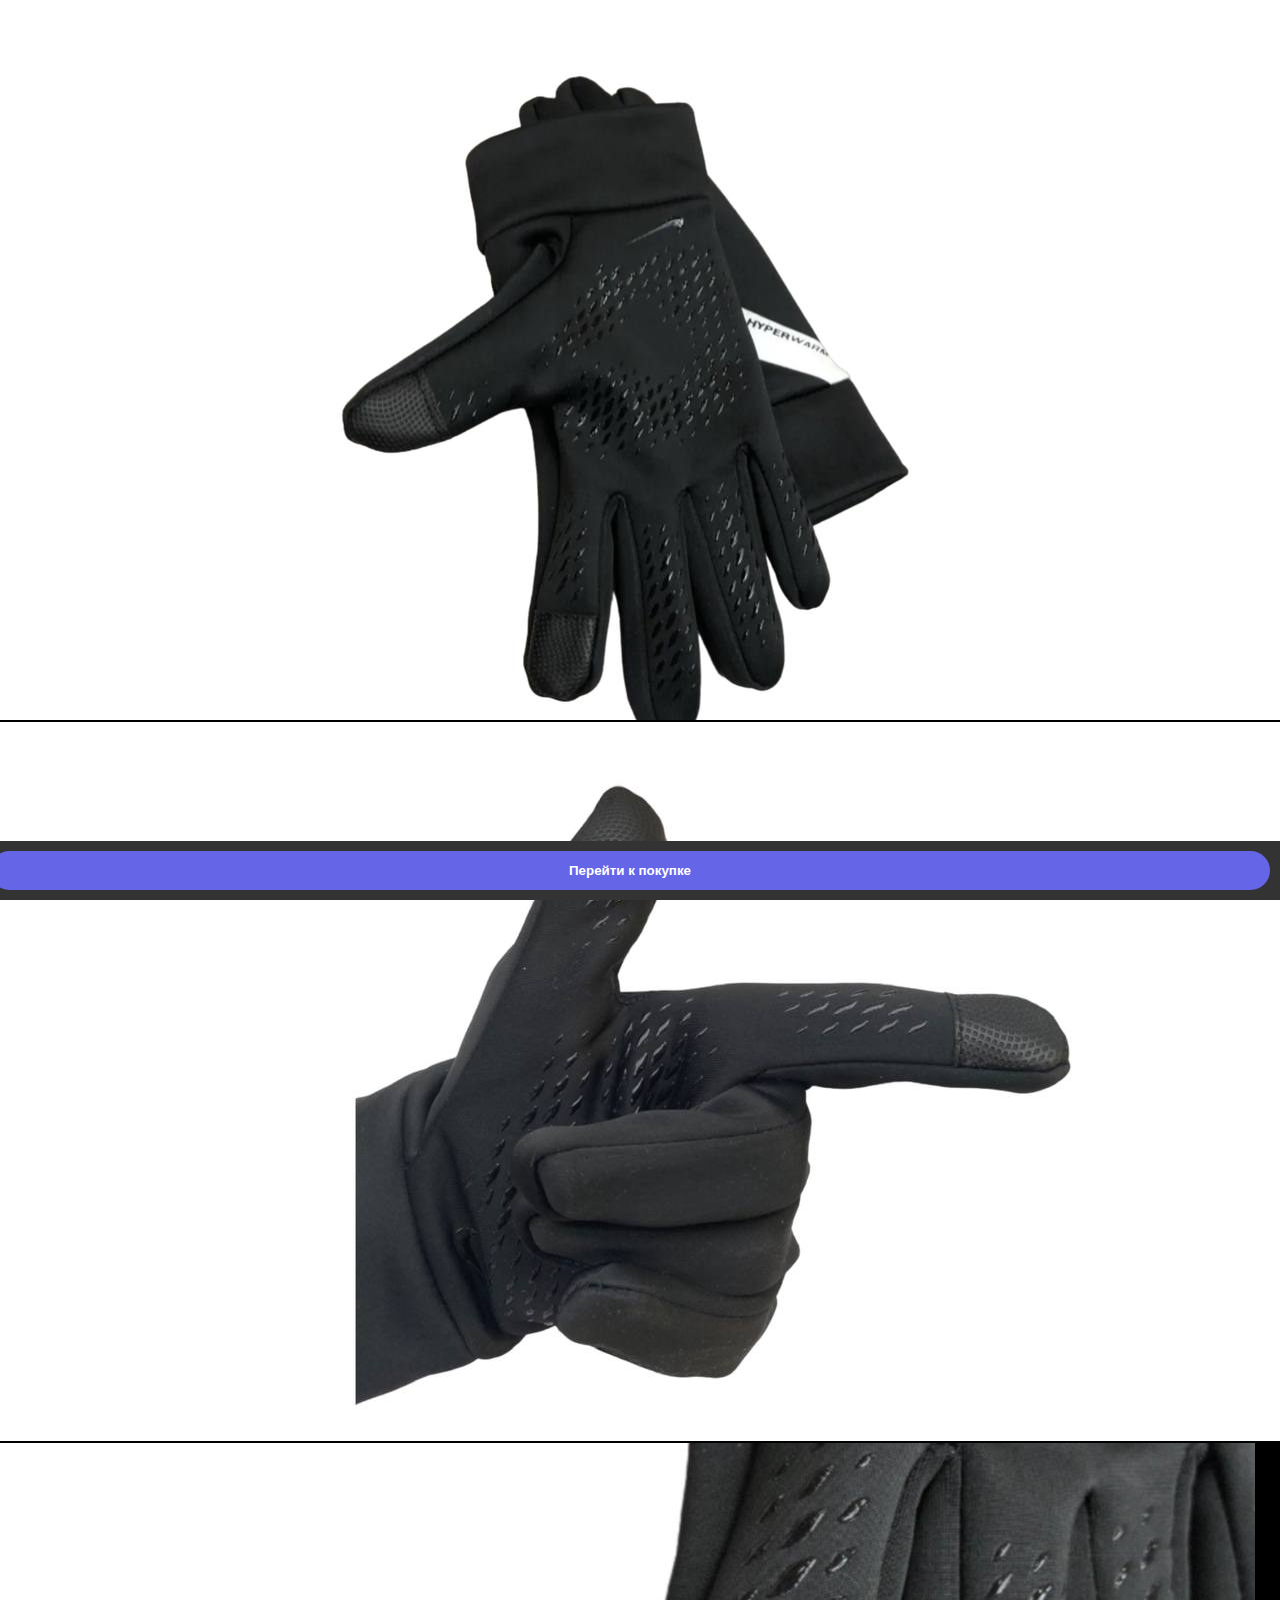
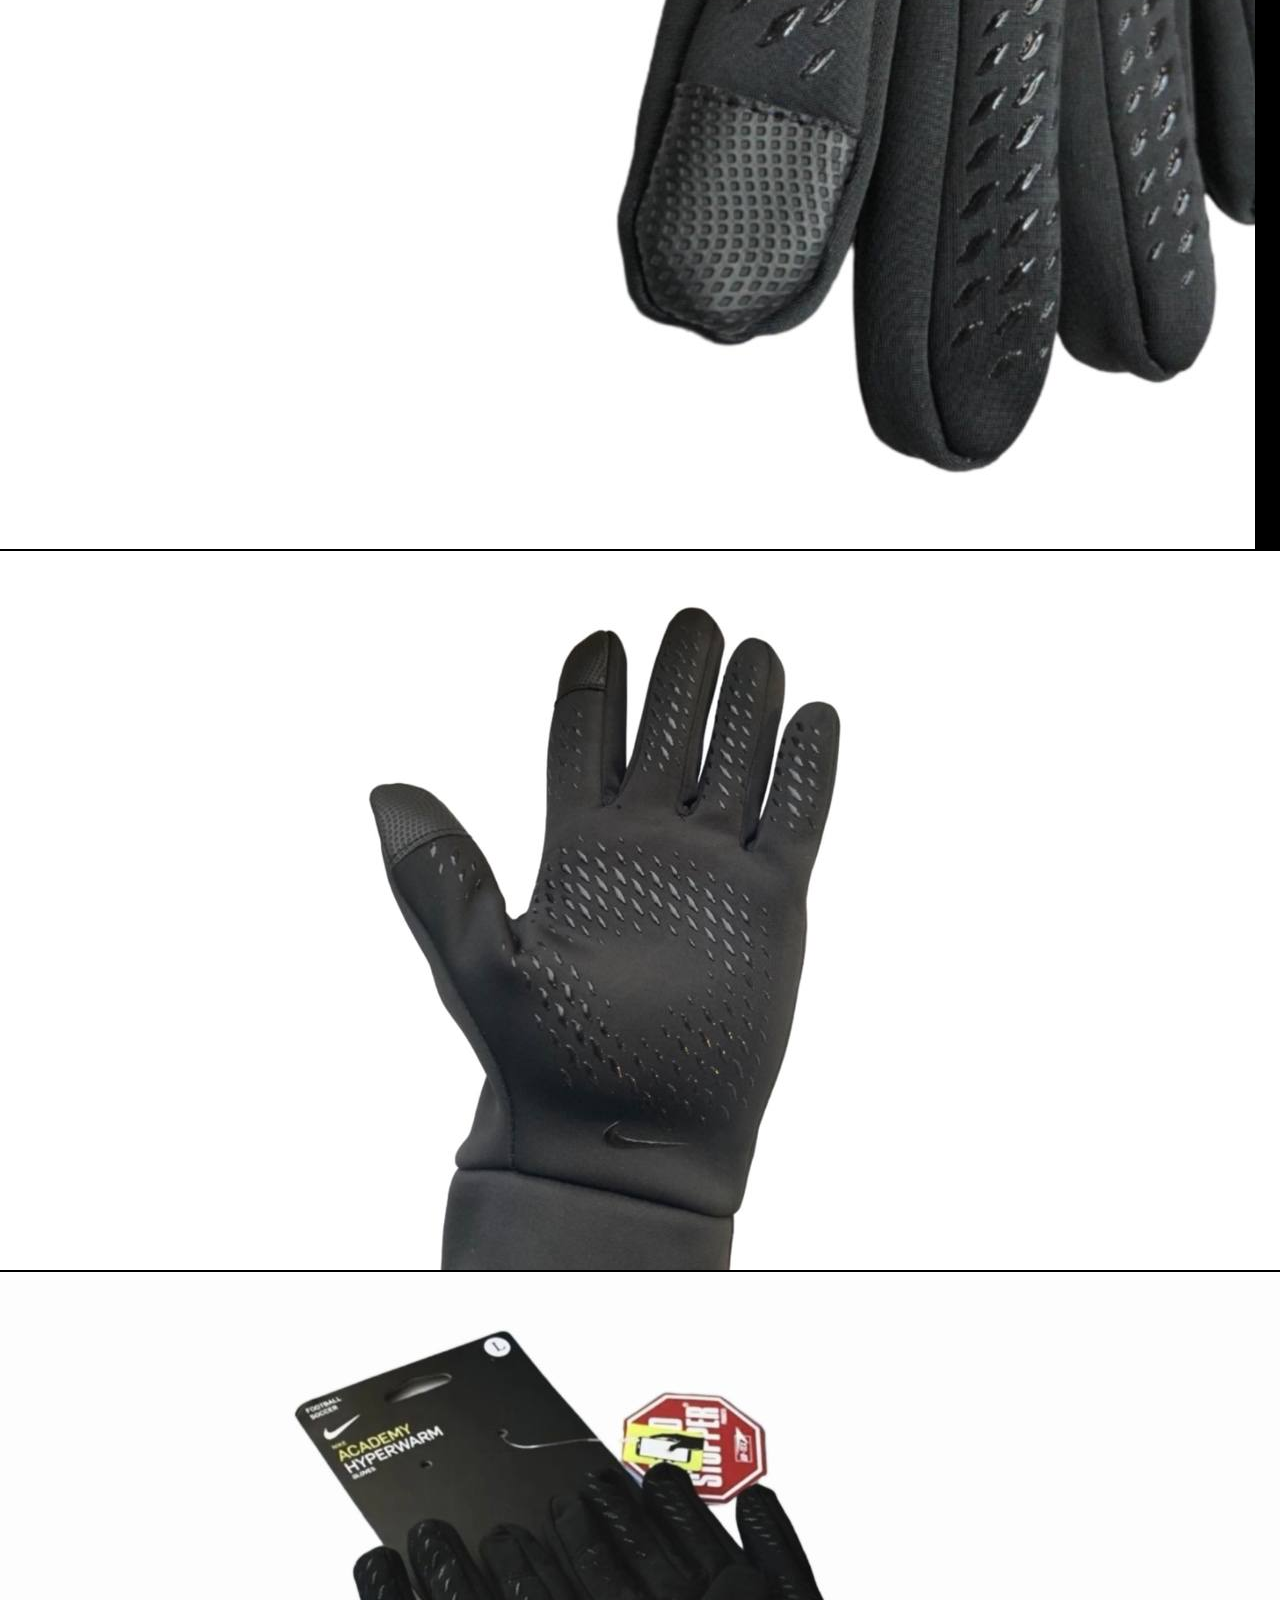
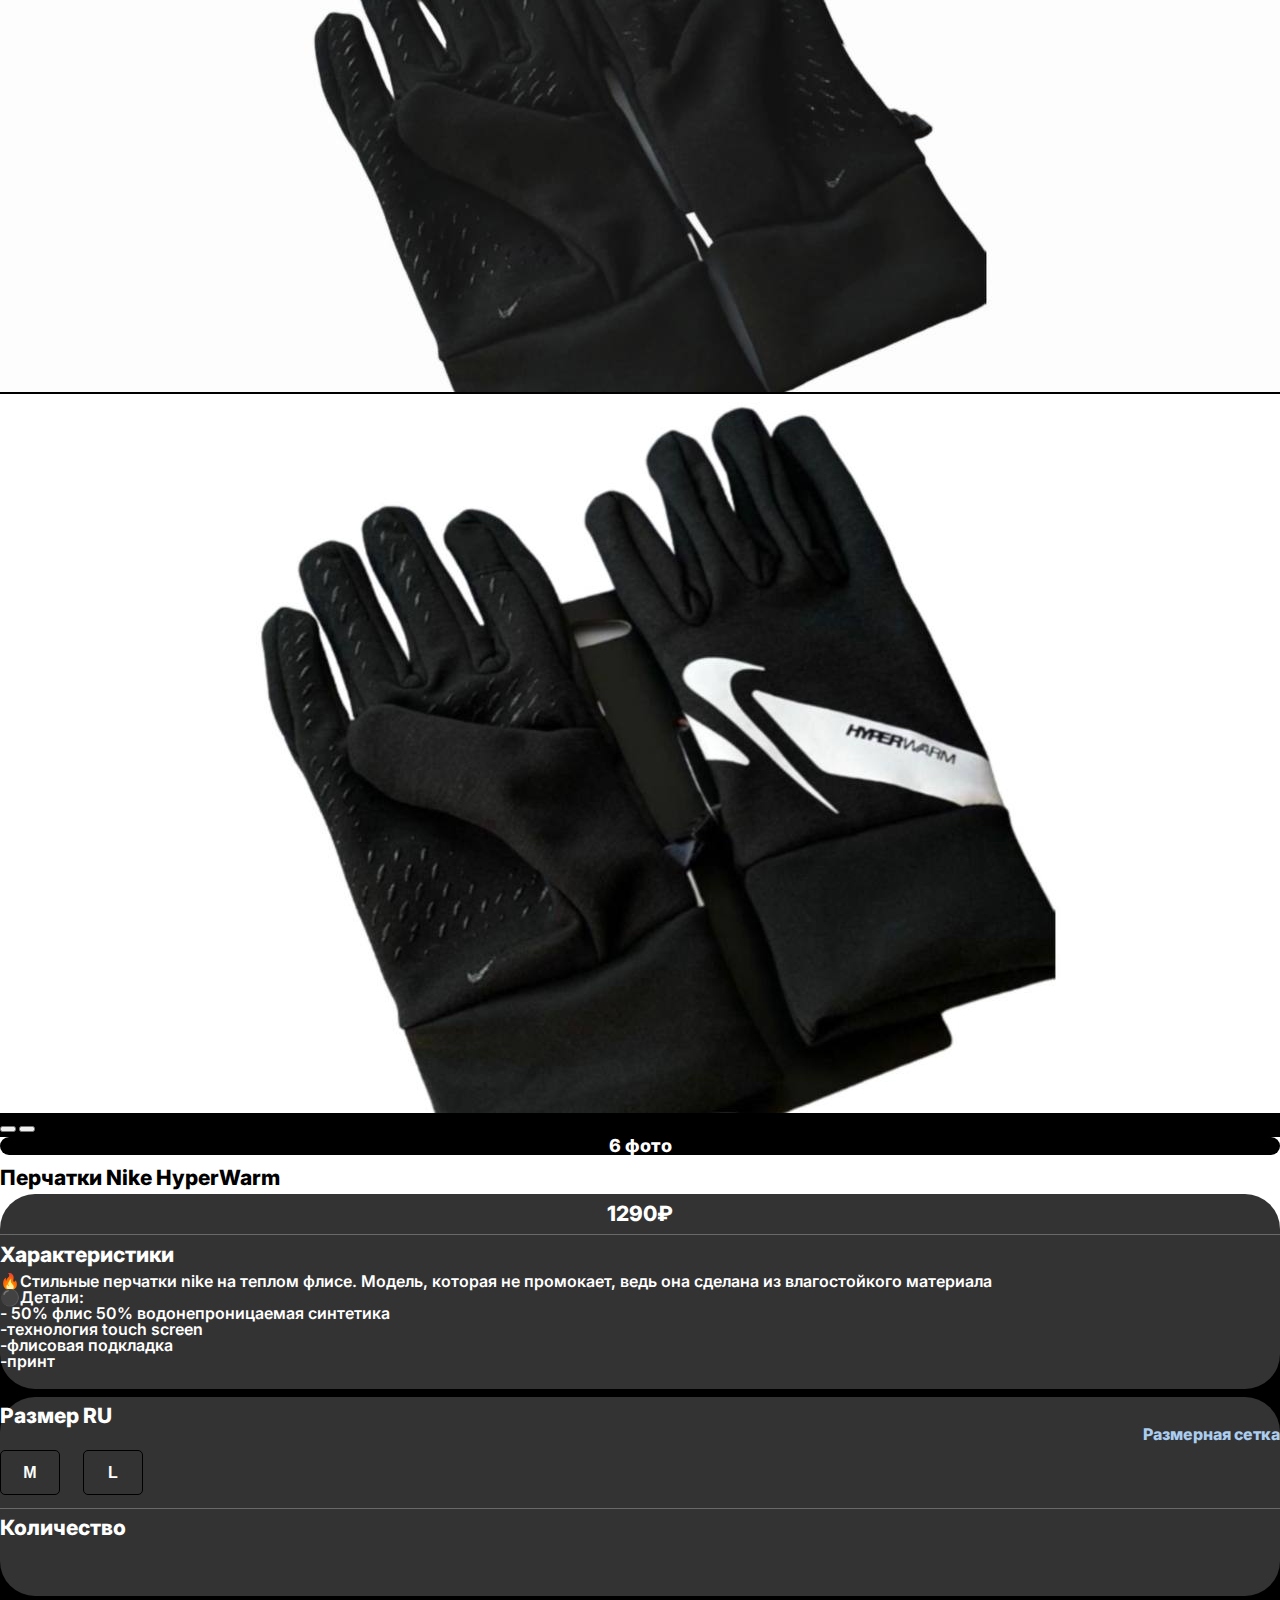
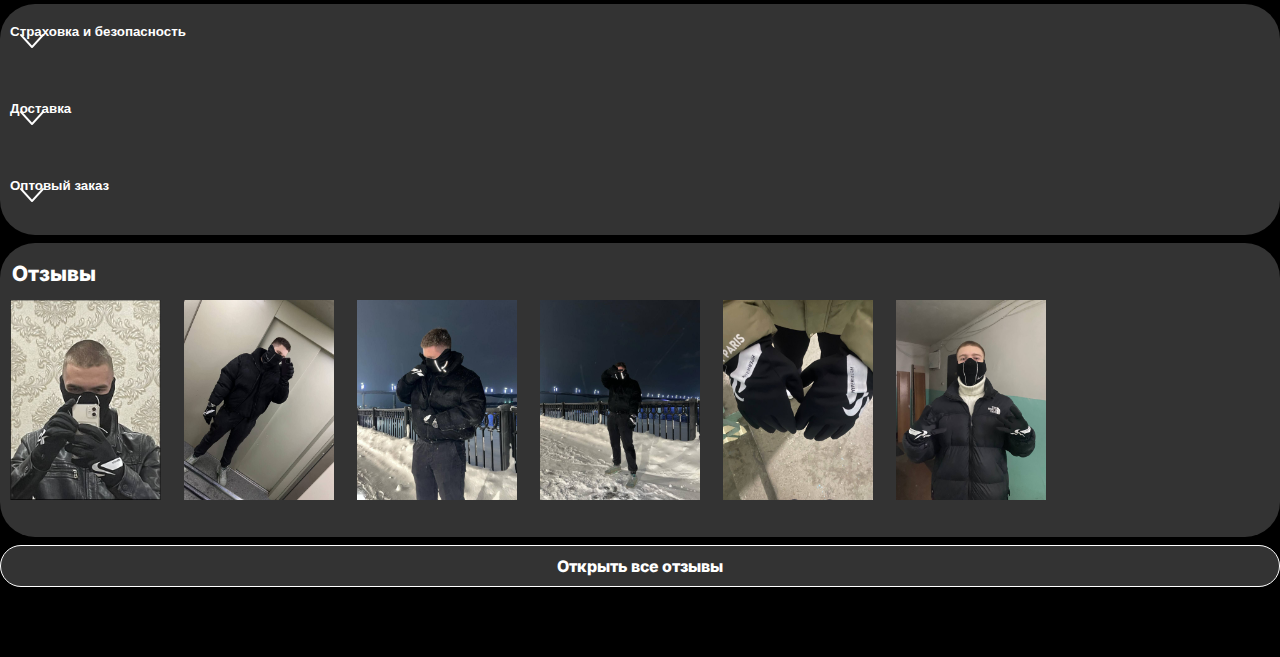
<file: HTML/gloves-nike-hyperwarm.html>
<!DOCTYPE html>
<html lang="en">
<head>
    <link rel="stylesheet" href="../CSS/reset.css">
    <link href="https://cdn.jsdelivr.net/npm/bootstrap@5.3.2/dist/css/bootstrap.min.css" rel="stylesheet" integrity="sha384-T3c6CoIi6uLrA9TneNEoa7RxnatzjcDSCmG1MXxSR1GAsXEV/Dwwykc2MPK8M2HN" crossorigin="anonymous">
    <link rel="stylesheet" href="../CSS/nike-snood-styles.css">
    <link rel="preconnect" href="https://fonts.googleapis.com">
    <link rel="preconnect" href="https://fonts.gstatic.com" crossorigin>
    <link href="https://fonts.googleapis.com/css2?family=Sansita&display=swap" rel="stylesheet">
    <link rel="preconnect" href="https://fonts.googleapis.com">
    <link rel="preconnect" href="https://fonts.gstatic.com" crossorigin>
    <link href="https://fonts.googleapis.com/css2?family=Inter:wght@400;600;800&display=swap" rel="stylesheet">
    <meta charset="UTF-8">
    <meta name="viewport" content="width=device-width, initial-scale=1.0">
    <title>Перчатки Nike HyperWarm</title>
</head>
<body>
  <div class="photos">
    <!-- Карусель обоев -->
    <div id="carouselExampleIndicators" class="carousel slide">
      <div class="carousel-inner">
        <div class="carousel-item active">
          <img src="../SRC/gloves/gloves-1.jpg" class="d-block w-100" alt="">
        </div>
        <div class="carousel-item">
          <img src="../SRC/gloves/gloves-2.jpg" class="d-block w-100" alt="">
        </div>
        <div class="carousel-item">
          <img src="../SRC/gloves/gloves-3.jpg" class="d-block w-100" alt="">
        </div>
        <div class="carousel-item">
          <img src="../SRC/gloves/gloves-4.jpg" class="d-block w-100" alt="">
        </div>
        <div class="carousel-item">
            <img src="../SRC/gloves/gloves-5.jpg" class="d-block w-100" alt="">
          </div>
          <div class="carousel-item">
            <img src="../SRC/gloves/gloves-6.jpg" class="d-block w-100" alt="">
          </div>
      </div>
      <button class="carousel-control-prev" type="button" data-bs-target="#carouselExampleIndicators" data-bs-slide="prev">
      </button>
      <button class="carousel-control-next" type="button" data-bs-target="#carouselExampleIndicators" data-bs-slide="next">
      </button>
    </div>
  </div>

  <!-- Заголовок товара -->
  <div class="header">
    <!-- Строка с количеством фото -->
      <div class="row">
          <div class="col-12">
              <div class="container">
                  <div class="col-3 photo-count">
                      6 фото
                  </div>
              </div>
          </div> 
      </div>

      <!-- Название товара -->
      <div class="container">
        <div class="product-name" id="productName">Перчатки Nike HyperWarm</div>
      </div>
    
      <!-- Цена товара -->
      <div class="product-price">
        <div class="container">
          <div class="product-price-text" id="priceBlock">1290₽</div>
        </div>
      </div>
       
      <!-- Характеристики товара -->
      <div class="backdroundCharacteristics">
        <div class="characteristics">
          <div class="container">
            <div class="characteristicsHeader">Характеристики</div>
            <div class="characteristicsText">
                🔥Стильные перчатки nike на теплом флисе. Модель, которая не промокает, ведь она сделана из влагостойкого материала
                <br>⚫️Детали:
                <br>- 50% флис 50% водонепроницаемая синтетика
                <br>-технология touch screen
                <br>-флисовая подкладка
                <br>-принт
            </div>
          </div>
        </div>
      </div>
  </div>


<!-- Выбор размера и количества  -->
<div class="sizeAndCount">
  <div class="container">
    <div class="row">
      <!-- Размер -->
      <div class="col-6 size">Размер RU</div>
      <!-- Ссылка на размерную сетку -->
      <div class="col-6 sizeSheet"><a href="../HTML/sizesTable.html">Размерная сетка</a></div>
    </div>
    <!-- Строка с кнопками выбора размера -->
    <div class="container">
      <div class="row sizesButtonRow">
        <button type="button" class="sizeButton" onclick="TakeSize(this)">M</button>
        <button type="button" class="sizeButton" onclick="TakeSize(this)">L</button>
      </div>
    </div>
    <div class="empty" id="countSizes">Количество</div>
    <div class="container">
      <div class="row confirmSizes" id="countConfirmSizes"></div>
    </div>
  </div>
</div>

<!-- Аккардеоны с информацией -->
<div class="informationAccardions">
  <!-- Верхняя кнопка аккардеона -->
  <button type="button" id="topAccardion" class="informationAccardionBtn">
    <div class="row">
      <div class="col-9">Страховка и безопасность</div>
      <div class="col-3">
        <img src="../SRC/down-arrow.png" alt="downArrow">
      </div>
    </div>
  </button>
  <div id="topBlockInAccardeon"class="collapsed">
    <div class="container">
      В стоимость товара входит его полное страхование. Мы несем ответственность, чтобы вы получили свой заказ в целости и сохранности, но возможны и , так называемые, форсмажоры, которые мы, к сожалению, не в силах предвидеть - это не лучшая логистика ТК. Возможны небольшие задержки с доставкой товаров.
    </div>
  </div>

  <!-- Средний блок -->
  <button type="button" id="midAccardion" class="informationAccardionBtn">
    <div class="row">
      <div class="col-9">Доставка</div>
      <div class="col-3">
        <img src="../SRC/down-arrow.png" alt="downArrow">
      </div>
    </div>
  </button>
  <div id="midBlockInAccardeon" class="collapsed">
    <div class="container">
      Мы находимся в городе Пермь, рассчитать примерное время доставки вы можете на сайтах транспортных компаний, с которыми мы сотрудничаем. А именно это: <span style="font-weight: 800;">СДЭК, Почта России, Боксберри</span>. После оплаты заказа вам будет выслан трек-номер вашей посылки, по которому вы сможете отслеживать статусы доставки и получать уведомления об их изменении.
    </div>
  </div>

  <!-- Нижний блок -->
  <button type="button" id="bottomAccardion" class="informationAccardionBtn">
    <div class="row">
      <div class="col-9">Оптовый заказ</div>
      <div class="col-3">
        <img src="../SRC/down-arrow.png" alt="downArrow">
      </div>
    </div>
  </button>
  <div id="bottomBlockInAccardeon"class="collapsed">
    <div class="container">
      В нашем магазине также доступна оптовая продажа товаров. Сделка купли-продажи напрямую согласовывается с менеджером ZBS Market. Связывайтесь в личных сообщениях: <a href="https://t.me/Manager_ZBSmarket" style="text-decoration: none;">@Manager_ZBSmarket</a>
    </div>
  </div>
  
</div>

  <!-- Отзывы -->
<div class="reviews">
  <div class="name-block">Отзывы</div>
  <div class="horizontal-scroll">
    <div class="reviews-photos">
      <img src="../SRC/gloves/reviews/review-1.jpg" alt="review">
      <img src="../SRC/gloves/reviews/review-2.jpg" alt="review">
      <img src="../SRC/gloves/reviews/review-3.jpg" alt="review">
      <img src="../SRC/gloves/reviews/review-4.jpg" alt="review">
      <img src="../SRC/gloves/reviews/review-5.jpg" alt="review">
      <img src="../SRC/gloves/reviews/review-6.jpg" alt="review">

    </div>
  </div>
</div>

<!-- Ссылка-кнопка на канал со всеми отзывами -->
<a href="https://t.me/ZBS_Market_reviews" class="aSizeOfProduct">
  <div class="all-reviews">
    Открыть все отзывы
  </div>
</a>

<!-- Кнопка покупки товара -->
<div class="buyButtonBlock">
  <button type="button" id="buyButton" onclick="GetOrder()">Перейти к покупке</button>
</div>

<!-- Артикул товара  -->
<div id="articul" style="display: none;">3</div>


<!-- Подключения скрипта для Bootstrap -->
  <script src="https://cdn.jsdelivr.net/npm/bootstrap@5.3.2/dist/js/bootstrap.bundle.min.js" integrity="sha384-C6RzsynM9kWDrMNeT87bh95OGNyZPhcTNXj1NW7RuBCsyN/o0jlpcV8Qyq46cDfL" crossorigin="anonymous"></script>
    
<!-- Аккардеон скрипт -->
<script src="../JS/accordionScript.js"></script>

<!-- Скрипт создания заказа -->
<script src="../JS/calculateOrder.js"></script>

<!-- Скрипт для работы с Telegram WebApp -->
<script src="https://telegram.org/js/telegram-web-app.js"></script>

<!-- Добавление кнопки назад в WebApp -->
<script src="../JS/helpfulSettingsWebApp.js"></script>
</body>
</html>
</file>
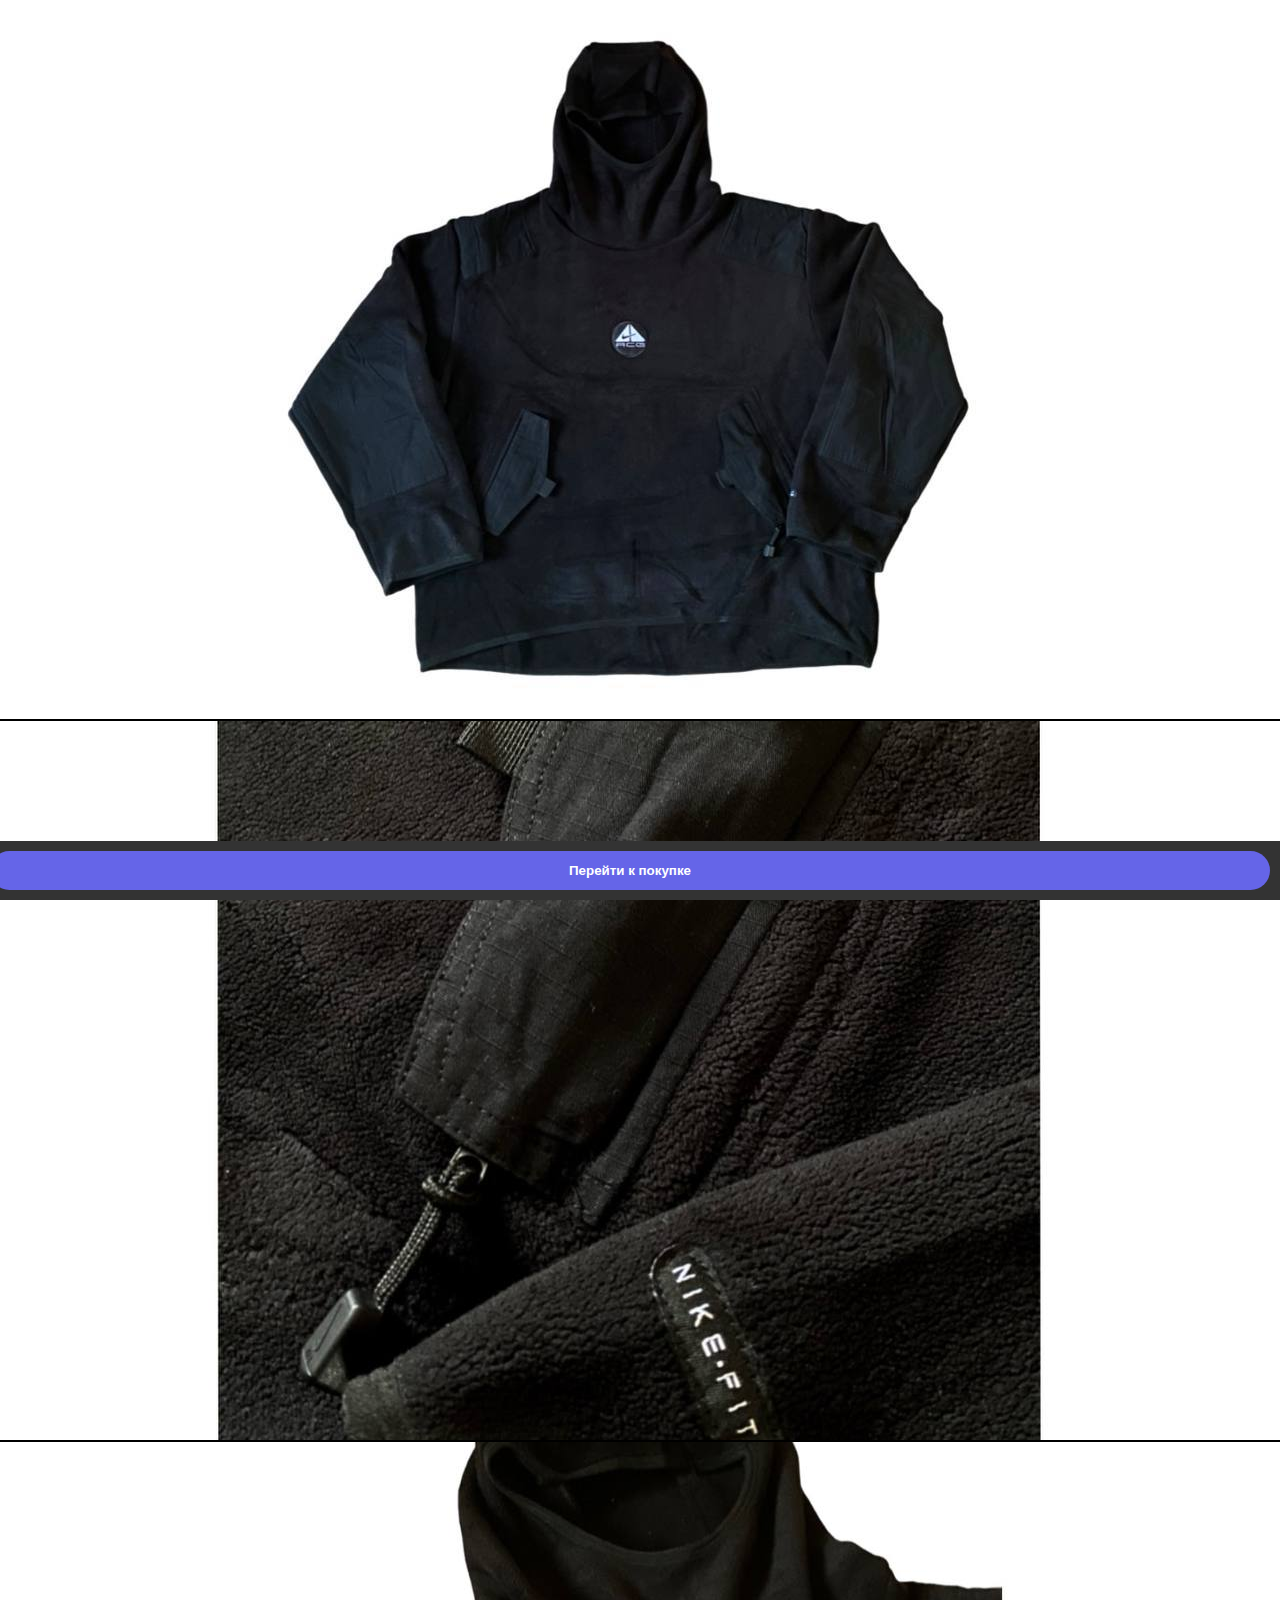
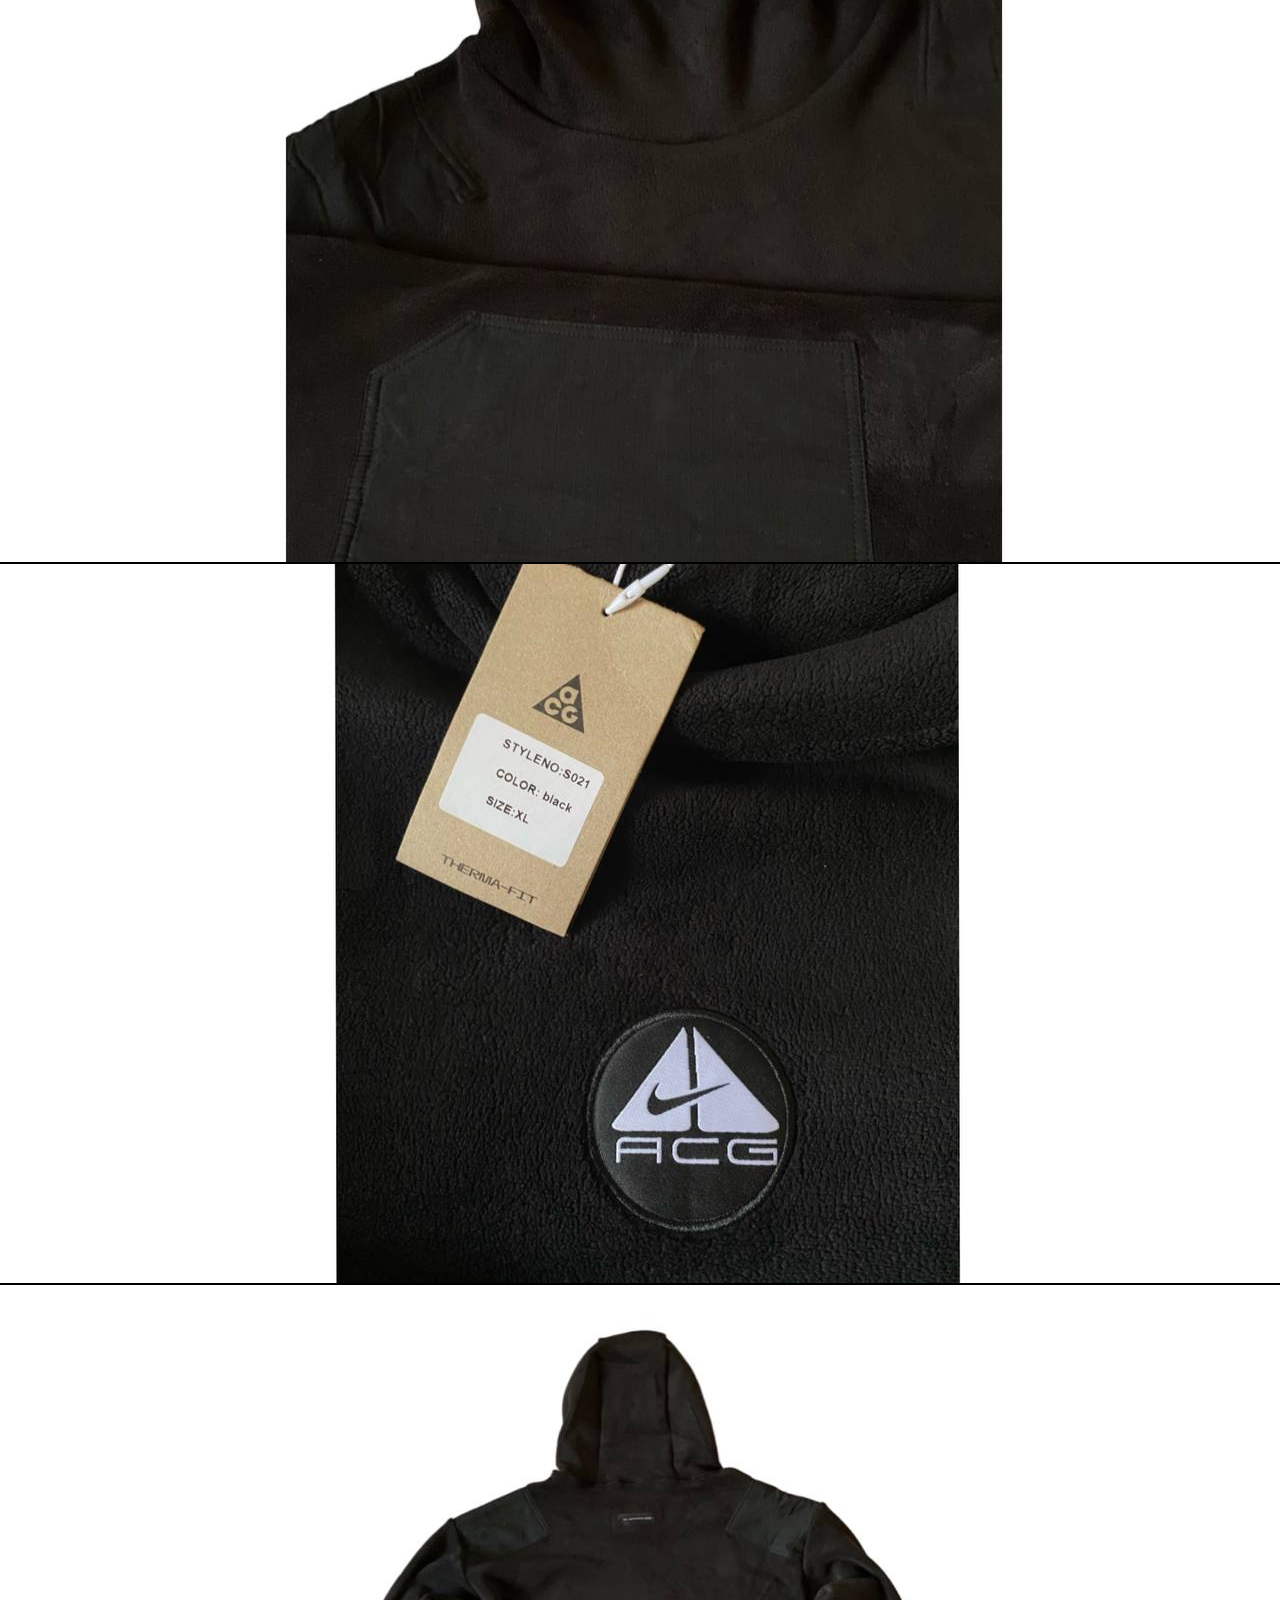
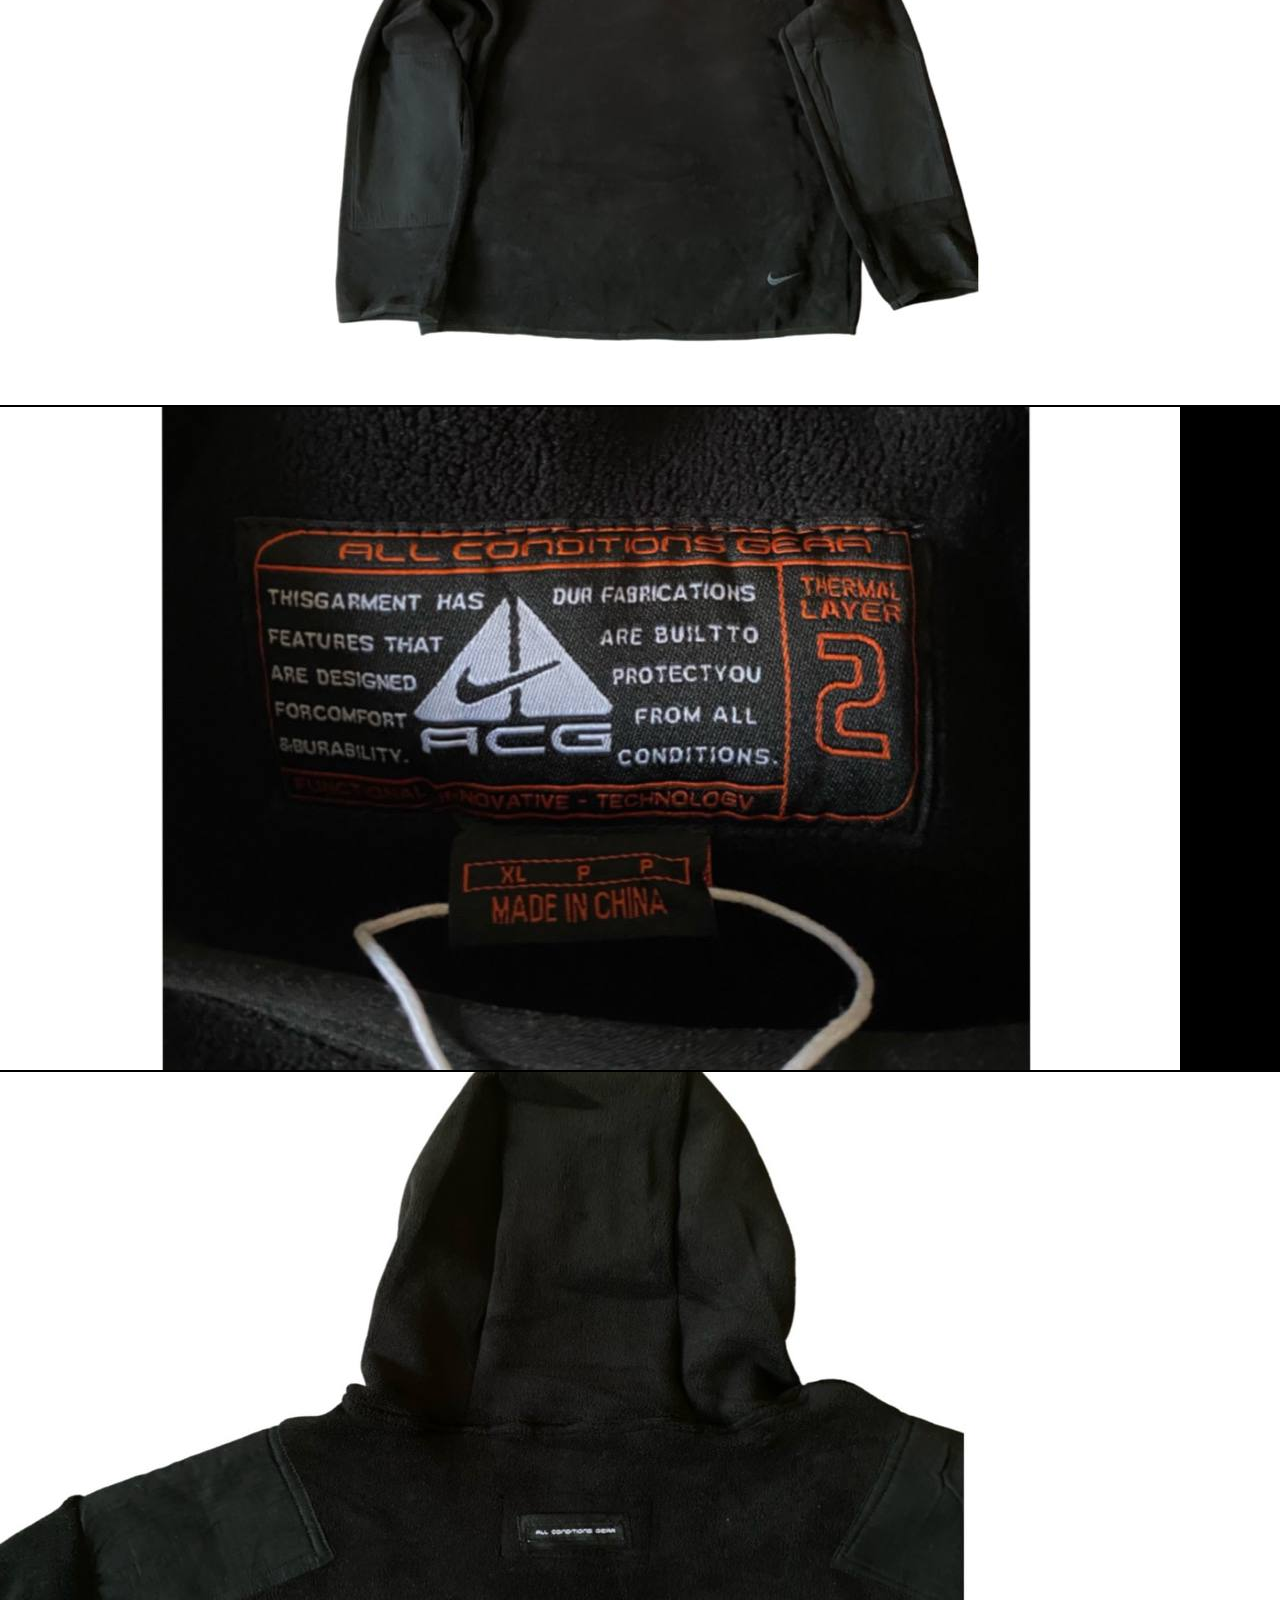
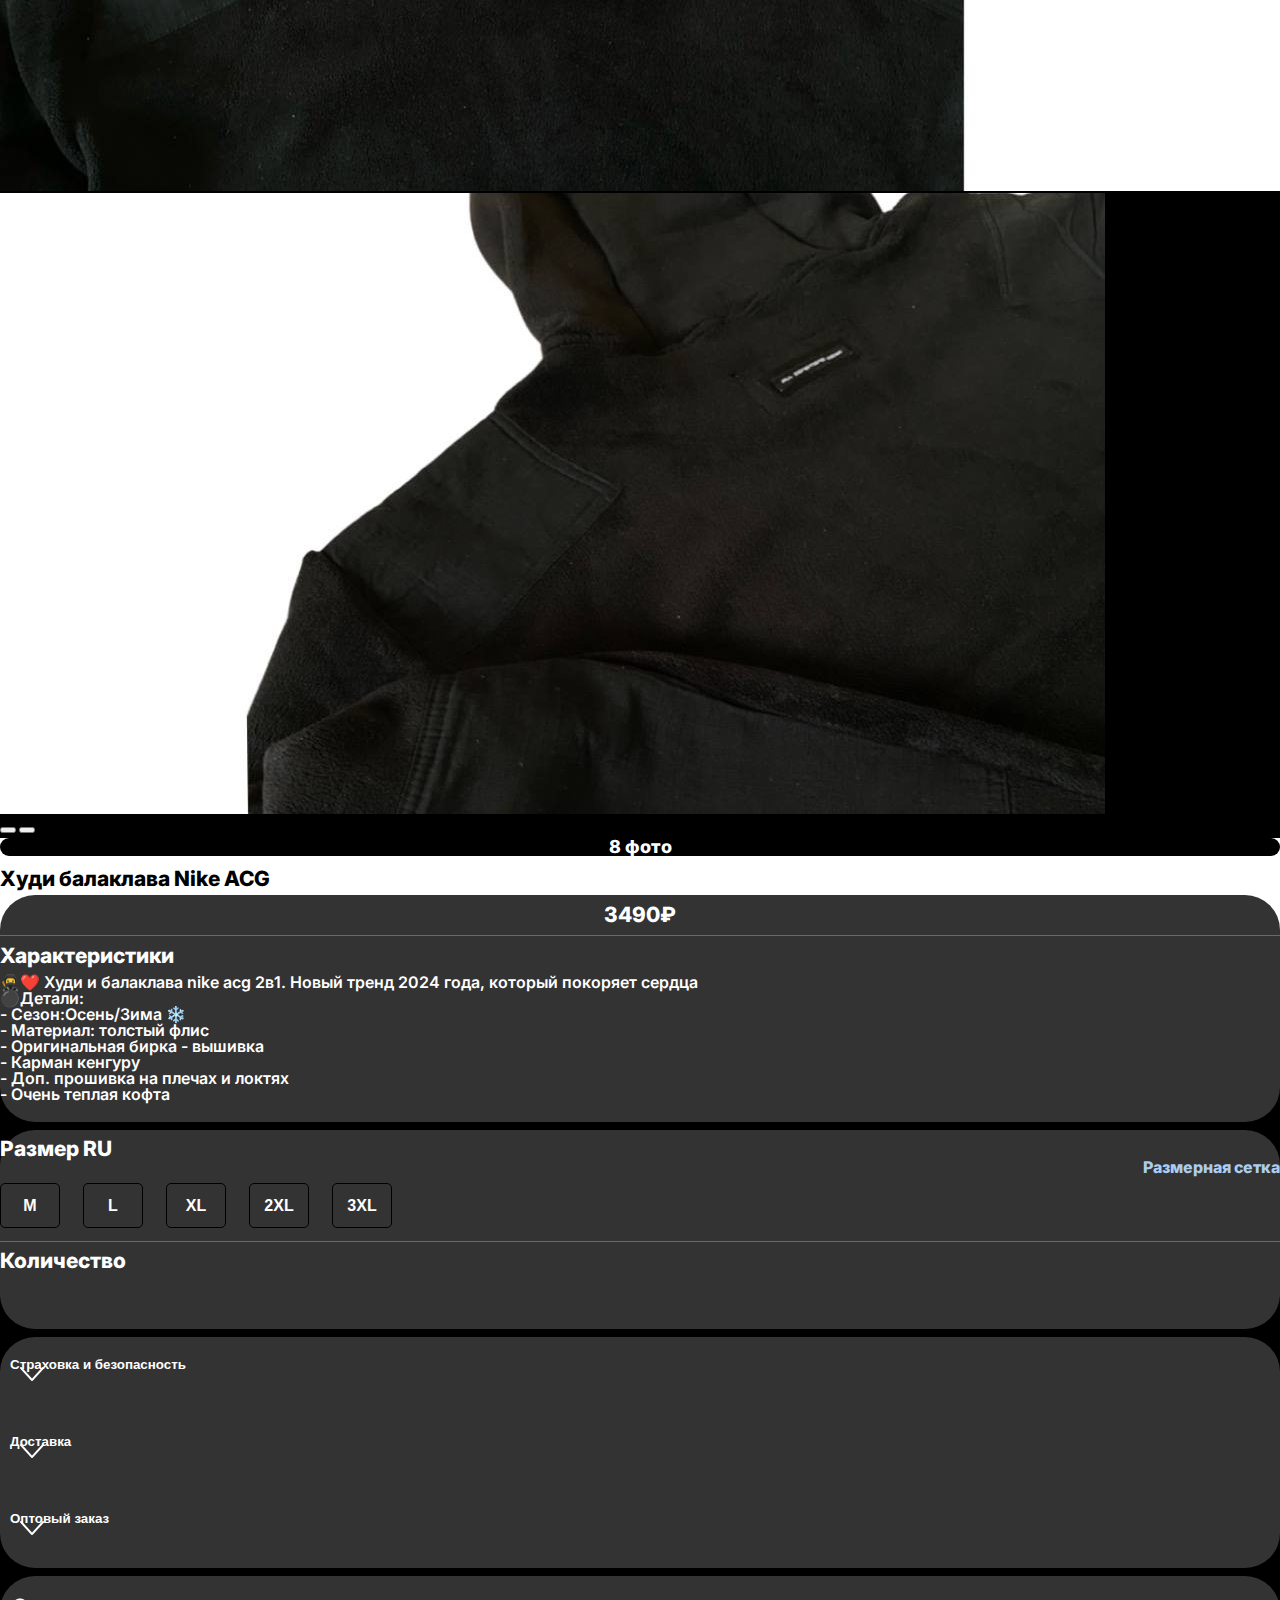
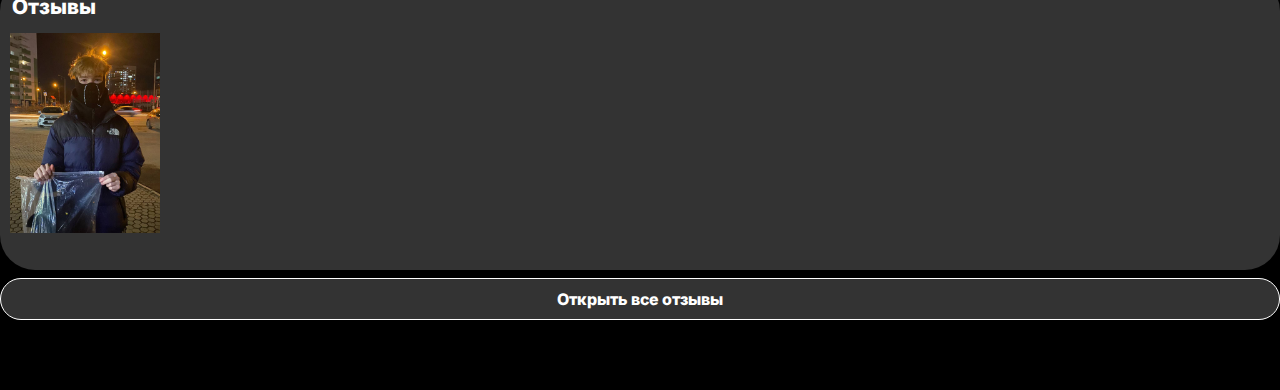
<file: HTML/hoodie-nike-acg.html>
<!DOCTYPE html>
<html lang="en">
<head>
    <link rel="stylesheet" href="../CSS/reset.css">
    <link href="https://cdn.jsdelivr.net/npm/bootstrap@5.3.2/dist/css/bootstrap.min.css" rel="stylesheet" integrity="sha384-T3c6CoIi6uLrA9TneNEoa7RxnatzjcDSCmG1MXxSR1GAsXEV/Dwwykc2MPK8M2HN" crossorigin="anonymous">
    <link rel="stylesheet" href="../CSS/nike-snood-styles.css">
    <link rel="preconnect" href="https://fonts.googleapis.com">
    <link rel="preconnect" href="https://fonts.gstatic.com" crossorigin>
    <link href="https://fonts.googleapis.com/css2?family=Sansita&display=swap" rel="stylesheet">
    <link rel="preconnect" href="https://fonts.googleapis.com">
    <link rel="preconnect" href="https://fonts.gstatic.com" crossorigin>
    <link href="https://fonts.googleapis.com/css2?family=Inter:wght@400;600;800&display=swap" rel="stylesheet">
    <meta charset="UTF-8">
    <meta name="viewport" content="width=device-width, initial-scale=1.0">
    <title>Худи балаклава Nike ACG</title>
</head>
<body>
  <div class="photos">
    <!-- Карусель обоев -->
    <div id="carouselExampleIndicators" class="carousel slide">
      <div class="carousel-inner">
        <div class="carousel-item active">
          <img src="../SRC/hoodie-nike-acg/nike-acg-1.jpg" class="d-block w-100" alt="">
        </div>
        <div class="carousel-item">
          <img src="../SRC/hoodie-nike-acg/nike-acg-2.jpg" class="d-block w-100" alt="">
        </div>
        <div class="carousel-item">
          <img src="../SRC/hoodie-nike-acg/nike-acg-3.jpg" class="d-block w-100" alt="">
        </div>
        <div class="carousel-item">
          <img src="../SRC/hoodie-nike-acg/nike-acg-4.jpg" class="d-block w-100" alt="">
        </div>
        <div class="carousel-item">
          <img src="../SRC/hoodie-nike-acg/nike-acg-5.jpg" class="d-block w-100" alt="">
        </div>
        <div class="carousel-item">
          <img src="../SRC/hoodie-nike-acg/nike-acg-6.jpg" class="d-block w-100" alt="">
        </div>
        <div class="carousel-item">
          <img src="../SRC/hoodie-nike-acg/nike-acg-7.jpg" class="d-block w-100" alt="">
        </div>
        <div class="carousel-item">
          <img src="../SRC/hoodie-nike-acg/nike-acg-8.jpg" class="d-block w-100" alt="">
        </div>
      </div>
      <button class="carousel-control-prev" type="button" data-bs-target="#carouselExampleIndicators" data-bs-slide="prev">
      </button>
      <button class="carousel-control-next" type="button" data-bs-target="#carouselExampleIndicators" data-bs-slide="next">
      </button>
    </div>
  </div>

  <!-- Заголовок товара -->
  <div class="header">
    <!-- Строка с количеством фото -->
      <div class="row">
          <div class="col-12">
              <div class="container">
                  <div class="col-3 photo-count">
                      8 фото
                  </div>
              </div>
          </div> 
      </div>

      <!-- Название товара -->
      <div class="container">
        <div class="product-name" id="productName">Худи балаклава Nike ACG</div>
      </div>
    
      <!-- Цена товара -->
      <div class="product-price">
        <div class="container">
          <div class="product-price-text" id="priceBlock">3490₽</div>
        </div>
      </div>
       
      <!-- Характеристики товара -->
      <div class="backdroundCharacteristics">
        <div class="characteristics">
          <div class="container">
            <div class="characteristicsHeader">Характеристики</div>
            <div class="characteristicsText">
              🥷❤️ Худи и балаклава nike acg 2в1. Новый тренд 2024 года, который покоряет сердца
              <br>⚫️Детали:
              <br>- Сезон:Осень/Зима ❄️
              <br>- Материал: толстый флис   
              <br>- Оригинальная бирка - вышивка
              <br>- Карман кенгуру
              <br>- Доп. прошивка на плечах и локтях
              <br>- Очень теплая кофта
            </div>
          </div>
        </div>
      </div>
  </div>


<!-- Выбор размера и количества  -->
<div class="sizeAndCount">
  <div class="container">
    <div class="row">
      <!-- Размер -->
      <div class="col-6 size">Размер RU</div>
      <!-- Ссылка на размерную сетку -->
      <div class="col-6 sizeSheet"><a href="../HTML/sizesTable.html">Размерная сетка</a></div>
    </div>
    <!-- Строка с кнопками выбора размера -->
    <div class="container">
      <div class="row sizesButtonRow">
        <button type="button" class="sizeButton" onclick="TakeSize(this)">M</button>
        <button type="button" class="sizeButton" onclick="TakeSize(this)">L</button>
        <button type="button" class="sizeButton" onclick="TakeSize(this)">XL</button>
        <button type="button" class="sizeButton" onclick="TakeSize(this)">2XL</button>
        <button type="button" class="sizeButton" onclick="TakeSize(this)">3XL</button>
      </div>
    </div>
    <div class="empty" id="countSizes">Количество</div>
    <div class="container">
      <div class="row confirmSizes" id="countConfirmSizes"></div>
    </div>
  </div>
</div>

<!-- Аккардеоны с информацией -->
<div class="informationAccardions">
  <!-- Верхняя кнопка аккардеона -->
  <button type="button" id="topAccardion" class="informationAccardionBtn">
    <div class="row">
      <div class="col-9">Страховка и безопасность</div>
      <div class="col-3">
        <img src="../SRC/down-arrow.png" alt="downArrow">
      </div>
    </div>
  </button>
  <div id="topBlockInAccardeon"class="collapsed">
    <div class="container">
      В стоимость товара входит его полное страхование. Мы несем ответственность, чтобы вы получили свой заказ в целости и сохранности, но возможны и , так называемые, форсмажоры, которые мы, к сожалению, не в силах предвидеть - это не лучшая логистика ТК. Возможны небольшие задержки с доставкой товаров.
    </div>
  </div>

  <!-- Средний блок -->
  <button type="button" id="midAccardion" class="informationAccardionBtn">
    <div class="row">
      <div class="col-9">Доставка</div>
      <div class="col-3">
        <img src="../SRC/down-arrow.png" alt="downArrow">
      </div>
    </div>
  </button>
  <div id="midBlockInAccardeon" class="collapsed">
    <div class="container">
      Мы находимся в городе Пермь, рассчитать примерное время доставки вы можете на сайтах транспортных компаний, с которыми мы сотрудничаем. А именно это: <span style="font-weight: 800;">СДЭК, Почта России, Боксберри</span>. После оплаты заказа вам будет выслан трек-номер вашей посылки, по которому вы сможете отслеживать статусы доставки и получать уведомления об их изменении.
    </div>
  </div>

  <!-- Нижний блок -->
  <button type="button" id="bottomAccardion" class="informationAccardionBtn">
    <div class="row">
      <div class="col-9">Оптовый заказ</div>
      <div class="col-3">
        <img src="../SRC/down-arrow.png" alt="downArrow">
      </div>
    </div>
  </button>
  <div id="bottomBlockInAccardeon"class="collapsed">
    <div class="container">
      В нашем магазине также доступна оптовая продажа товаров. Сделка купли-продажи напрямую согласовывается с менеджером ZBS Market. Связывайтесь в личных сообщениях: <a href="https://t.me/Manager_ZBSmarket" style="text-decoration: none;">@Manager_ZBSmarket</a>
    </div>
  </div>
  
</div>

  <!-- Отзывы -->
<div class="reviews">
  <div class="name-block">Отзывы</div>
  <div class="horizontal-scroll">
    <div class="reviews-photos">
      <img src="../SRC/hoodie-nike-acg/reviews/review-1.jpg" alt="">
    </div>
  </div>
</div>

<!-- Ссылка-кнопка на канал со всеми отзывами -->
<a href="https://t.me/ZBS_Market_reviews" class="aSizeOfProduct">
  <div class="all-reviews">
    Открыть все отзывы
  </div>
</a>

<!-- Кнопка покупки товара -->
<div class="buyButtonBlock">
  <button type="button" id="buyButton" onclick="GetOrder()">Перейти к покупке</button>
</div>

<!-- Артикул товара  -->
<div id="articul" style="display: none;">4</div>


<!-- Подключения скрипта для Bootstrap -->
  <script src="https://cdn.jsdelivr.net/npm/bootstrap@5.3.2/dist/js/bootstrap.bundle.min.js" integrity="sha384-C6RzsynM9kWDrMNeT87bh95OGNyZPhcTNXj1NW7RuBCsyN/o0jlpcV8Qyq46cDfL" crossorigin="anonymous"></script>
    
<!-- Аккардеон скрипт -->
<script src="../JS/accordionScript.js"></script>

<!-- Скрипт создания заказа -->
<script src="../JS/calculateOrder.js"></script>

<!-- Скрипт для работы с Telegram WebApp -->
<script src="https://telegram.org/js/telegram-web-app.js"></script>

<!-- Добавление кнопки назад в WebApp -->
<script src="../JS/helpfulSettingsWebApp.js"></script>
</body>
</html>
</file>
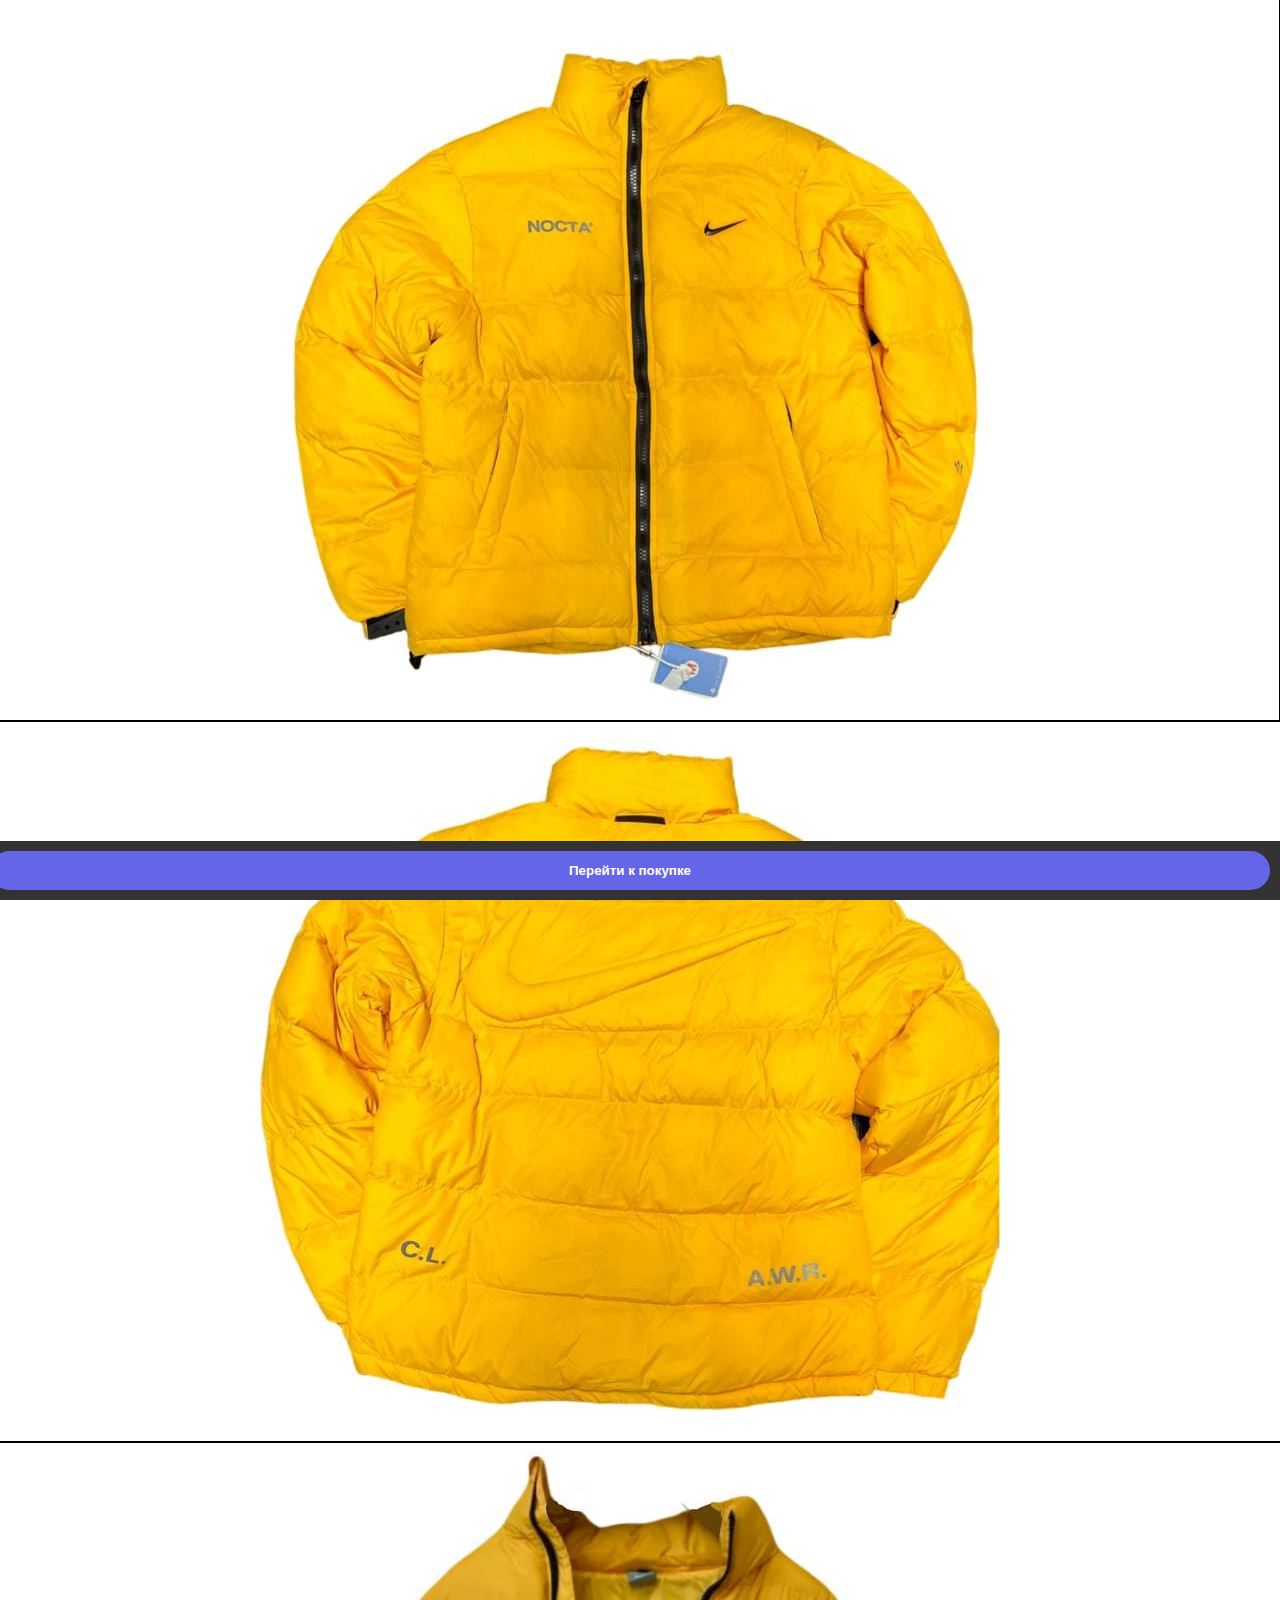
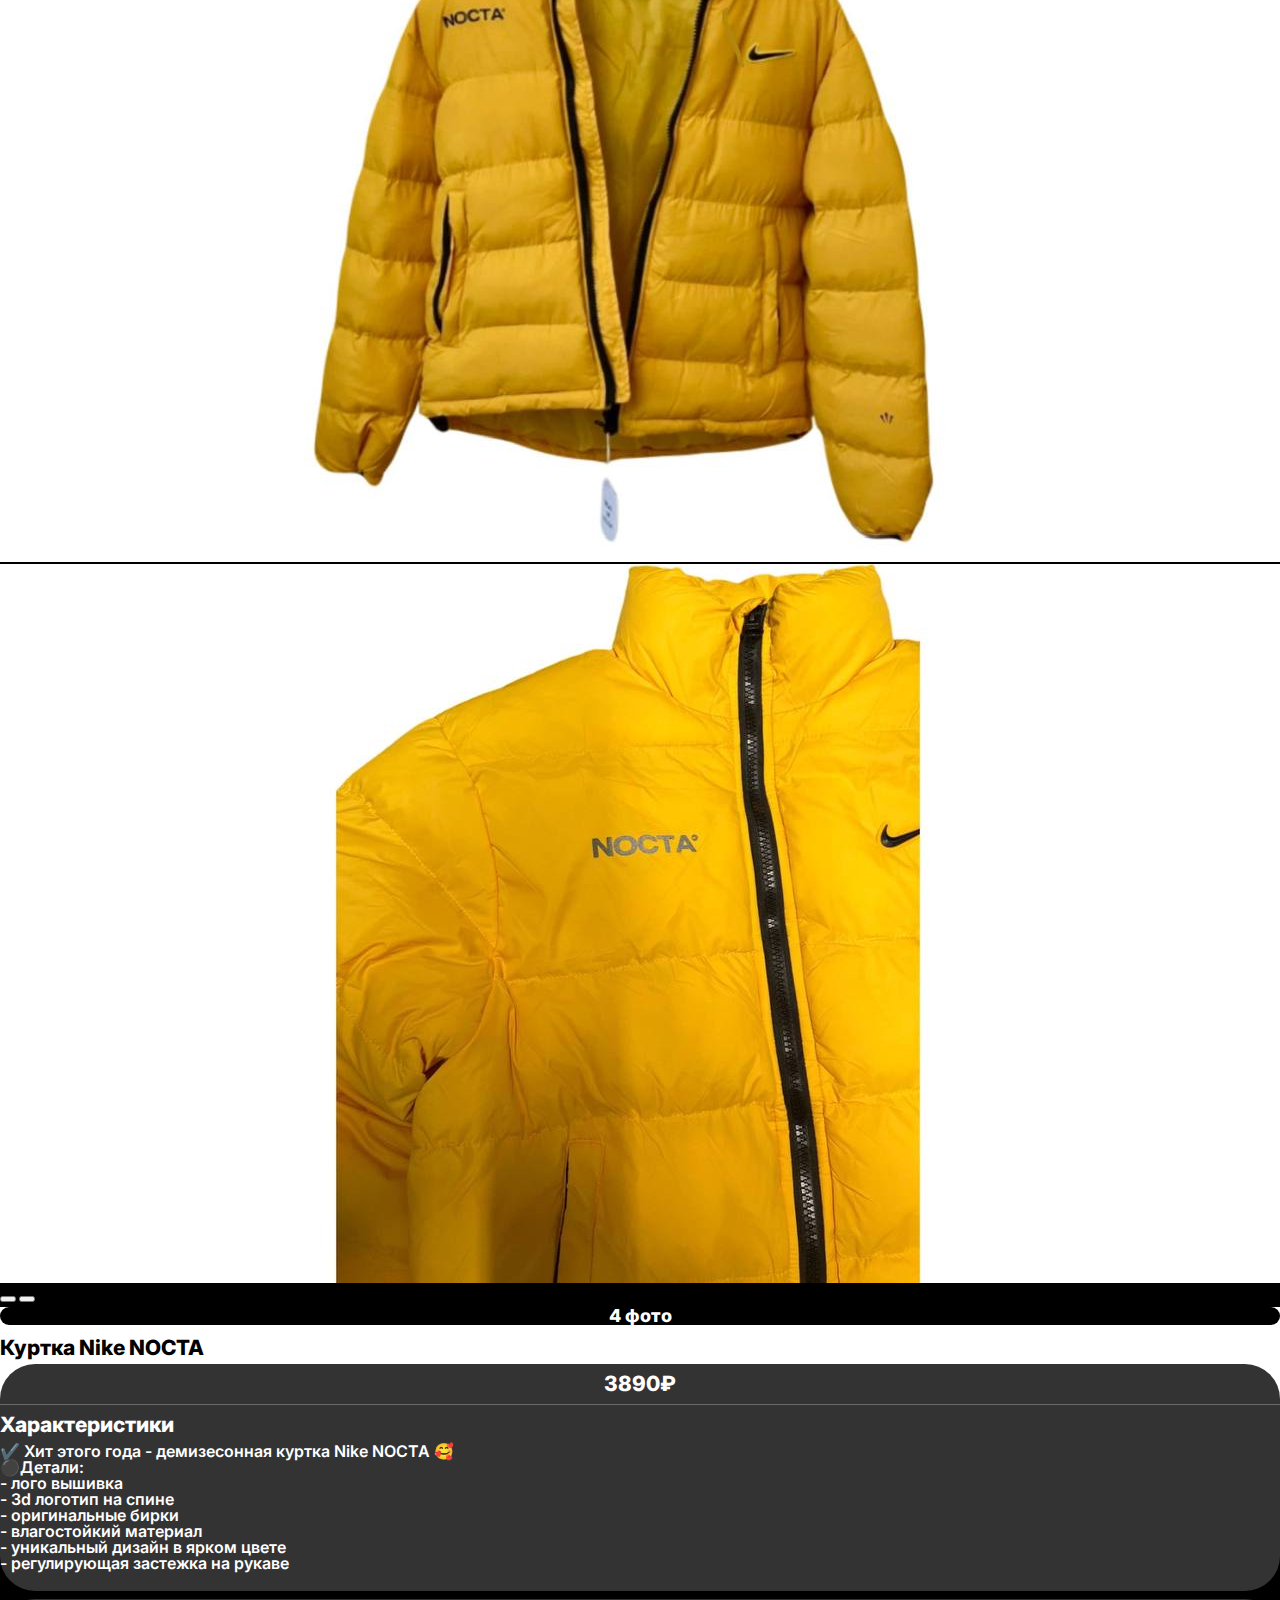
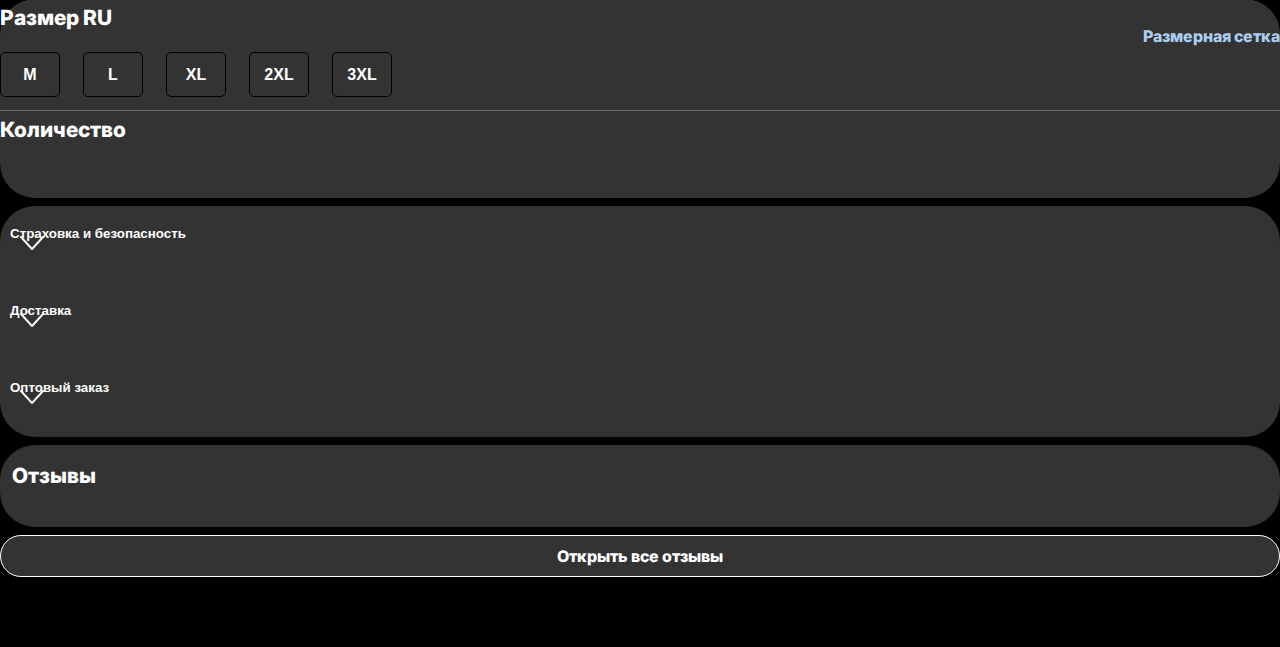
<file: HTML/nike-nocta-yellow.html>
<!DOCTYPE html>
<html lang="en">
<head>
    <link rel="stylesheet" href="../CSS/reset.css">
    <link href="https://cdn.jsdelivr.net/npm/bootstrap@5.3.2/dist/css/bootstrap.min.css" rel="stylesheet" integrity="sha384-T3c6CoIi6uLrA9TneNEoa7RxnatzjcDSCmG1MXxSR1GAsXEV/Dwwykc2MPK8M2HN" crossorigin="anonymous">
    <link rel="stylesheet" href="../CSS/nike-snood-styles.css">
    <link rel="preconnect" href="https://fonts.googleapis.com">
    <link rel="preconnect" href="https://fonts.gstatic.com" crossorigin>
    <link href="https://fonts.googleapis.com/css2?family=Sansita&display=swap" rel="stylesheet">
    <link rel="preconnect" href="https://fonts.googleapis.com">
    <link rel="preconnect" href="https://fonts.gstatic.com" crossorigin>
    <link href="https://fonts.googleapis.com/css2?family=Inter:wght@400;600;800&display=swap" rel="stylesheet">
    <meta charset="UTF-8">
    <meta name="viewport" content="width=device-width, initial-scale=1.0">
    <title>Перчатки Nike HyperWarm</title>
</head>
<body>
  <div class="photos">
    <!-- Карусель обоев -->
    <div id="carouselExampleIndicators" class="carousel slide">
      <div class="carousel-inner">
        <div class="carousel-item active">
          <img src="../SRC/nike-nocta-yellow/nike-nocta-1.jpg" class="d-block w-100" alt="">
        </div>
        <div class="carousel-item">
          <img src="../SRC/nike-nocta-yellow/nike-nocta-2.jpg" class="d-block w-100" alt="">
        </div>
        <div class="carousel-item">
          <img src="../SRC/nike-nocta-yellow/nike-nocta-3.jpg" class="d-block w-100" alt="">
        </div>
        <div class="carousel-item">
          <img src="../SRC/nike-nocta-yellow/nike-nocta-4.jpg" class="d-block w-100" alt="">
        </div>
      </div>
      <button class="carousel-control-prev" type="button" data-bs-target="#carouselExampleIndicators" data-bs-slide="prev">
      </button>
      <button class="carousel-control-next" type="button" data-bs-target="#carouselExampleIndicators" data-bs-slide="next">
      </button>
    </div>
  </div>

  <!-- Заголовок товара -->
  <div class="header">
    <!-- Строка с количеством фото -->
      <div class="row">
          <div class="col-12">
              <div class="container">
                  <div class="col-3 photo-count">
                      4 фото
                  </div>
              </div>
          </div> 
      </div>

      <!-- Название товара -->
      <div class="container">
        <div class="product-name" id="productName">Куртка Nike NOCTA</div>
      </div>
    
      <!-- Цена товара -->
      <div class="product-price">
        <div class="container">
          <div class="product-price-text" id="priceBlock">3890₽</div>
        </div>
      </div>
       
      <!-- Характеристики товара -->
      <div class="backdroundCharacteristics">
        <div class="characteristics">
          <div class="container">
            <div class="characteristicsHeader">Характеристики</div>
            <div class="characteristicsText">
                ✔️ Хит этого года - демизесонная куртка Nike NOCTA 🥰
                <br>⚫️Детали:
                <br>- лого вышивка
                <br>- 3d логотип на спине
                <br>- оригинальные бирки
                <br>- влагостойкий материал
                <br>- уникальный дизайн в ярком цвете 
                <br>- регулирующая застежка на рукаве
            </div>
          </div>
        </div>
      </div>
  </div>


<!-- Выбор размера и количества  -->
<div class="sizeAndCount">
  <div class="container">
    <div class="row">
      <!-- Размер -->
      <div class="col-6 size">Размер RU</div>
      <!-- Ссылка на размерную сетку -->
      <div class="col-6 sizeSheet"><a href="../HTML/sizesTable.html">Размерная сетка</a></div>
    </div>
    <!-- Строка с кнопками выбора размера -->
    <div class="container">
      <div class="row sizesButtonRow">
        <button type="button" class="sizeButton" onclick="TakeSize(this)">M</button>
        <button type="button" class="sizeButton" onclick="TakeSize(this)">L</button>
        <button type="button" class="sizeButton" onclick="TakeSize(this)">XL</button>
        <button type="button" class="sizeButton" onclick="TakeSize(this)">2XL</button>
        <button type="button" class="sizeButton" onclick="TakeSize(this)">3XL</button>
      </div>
    </div>
    <div class="empty" id="countSizes">Количество</div>
    <div class="container">
      <div class="row confirmSizes" id="countConfirmSizes"></div>
    </div>
  </div>
</div>

<!-- Аккардеоны с информацией -->
<div class="informationAccardions">
  <!-- Верхняя кнопка аккардеона -->
  <button type="button" id="topAccardion" class="informationAccardionBtn">
    <div class="row">
      <div class="col-9">Страховка и безопасность</div>
      <div class="col-3">
        <img src="../SRC/down-arrow.png" alt="downArrow">
      </div>
    </div>
  </button>
  <div id="topBlockInAccardeon"class="collapsed">
    <div class="container">
      В стоимость товара входит его полное страхование. Мы несем ответственность, чтобы вы получили свой заказ в целости и сохранности, но возможны и , так называемые, форсмажоры, которые мы, к сожалению, не в силах предвидеть - это не лучшая логистика ТК. Возможны небольшие задержки с доставкой товаров.
    </div>
  </div>

  <!-- Средний блок -->
  <button type="button" id="midAccardion" class="informationAccardionBtn">
    <div class="row">
      <div class="col-9">Доставка</div>
      <div class="col-3">
        <img src="../SRC/down-arrow.png" alt="downArrow">
      </div>
    </div>
  </button>
  <div id="midBlockInAccardeon" class="collapsed">
    <div class="container">
      Мы находимся в городе Пермь, рассчитать примерное время доставки вы можете на сайтах транспортных компаний, с которыми мы сотрудничаем. А именно это: <span style="font-weight: 800;">СДЭК, Почта России, Боксберри</span>. После оплаты заказа вам будет выслан трек-номер вашей посылки, по которому вы сможете отслеживать статусы доставки и получать уведомления об их изменении.
    </div>
  </div>

  <!-- Нижний блок -->
  <button type="button" id="bottomAccardion" class="informationAccardionBtn">
    <div class="row">
      <div class="col-9">Оптовый заказ</div>
      <div class="col-3">
        <img src="../SRC/down-arrow.png" alt="downArrow">
      </div>
    </div>
  </button>
  <div id="bottomBlockInAccardeon"class="collapsed">
    <div class="container">
      В нашем магазине также доступна оптовая продажа товаров. Сделка купли-продажи напрямую согласовывается с менеджером ZBS Market. Связывайтесь в личных сообщениях: <a href="https://t.me/Manager_ZBSmarket" style="text-decoration: none;">@Manager_ZBSmarket</a>
    </div>
  </div>
  
</div>

  <!-- Отзывы -->
<div class="reviews">
  <div class="name-block">Отзывы</div>
  <div class="horizontal-scroll">
    <div class="reviews-photos">
    </div>
  </div>
</div>

<!-- Ссылка-кнопка на канал со всеми отзывами -->
<a href="https://t.me/ZBS_Market_reviews" class="aSizeOfProduct">
  <div class="all-reviews">
    Открыть все отзывы
  </div>
</a>

<!-- Кнопка покупки товара -->
<div class="buyButtonBlock">
  <button type="button" id="buyButton" onclick="GetOrder()">Перейти к покупке</button>
</div>

<!-- Артикул товара  -->
<div id="articul" style="display: none;">7</div>


<!-- Подключения скрипта для Bootstrap -->
  <script src="https://cdn.jsdelivr.net/npm/bootstrap@5.3.2/dist/js/bootstrap.bundle.min.js" integrity="sha384-C6RzsynM9kWDrMNeT87bh95OGNyZPhcTNXj1NW7RuBCsyN/o0jlpcV8Qyq46cDfL" crossorigin="anonymous"></script>
    
<!-- Аккардеон скрипт -->
<script src="../JS/accordionScript.js"></script>

<!-- Скрипт создания заказа -->
<script src="../JS/calculateOrder.js"></script>

<!-- Скрипт для работы с Telegram WebApp -->
<script src="https://telegram.org/js/telegram-web-app.js"></script>

<!-- Добавление кнопки назад в WebApp -->
<script src="../JS/helpfulSettingsWebApp.js"></script>
</body>
</html>
</file>
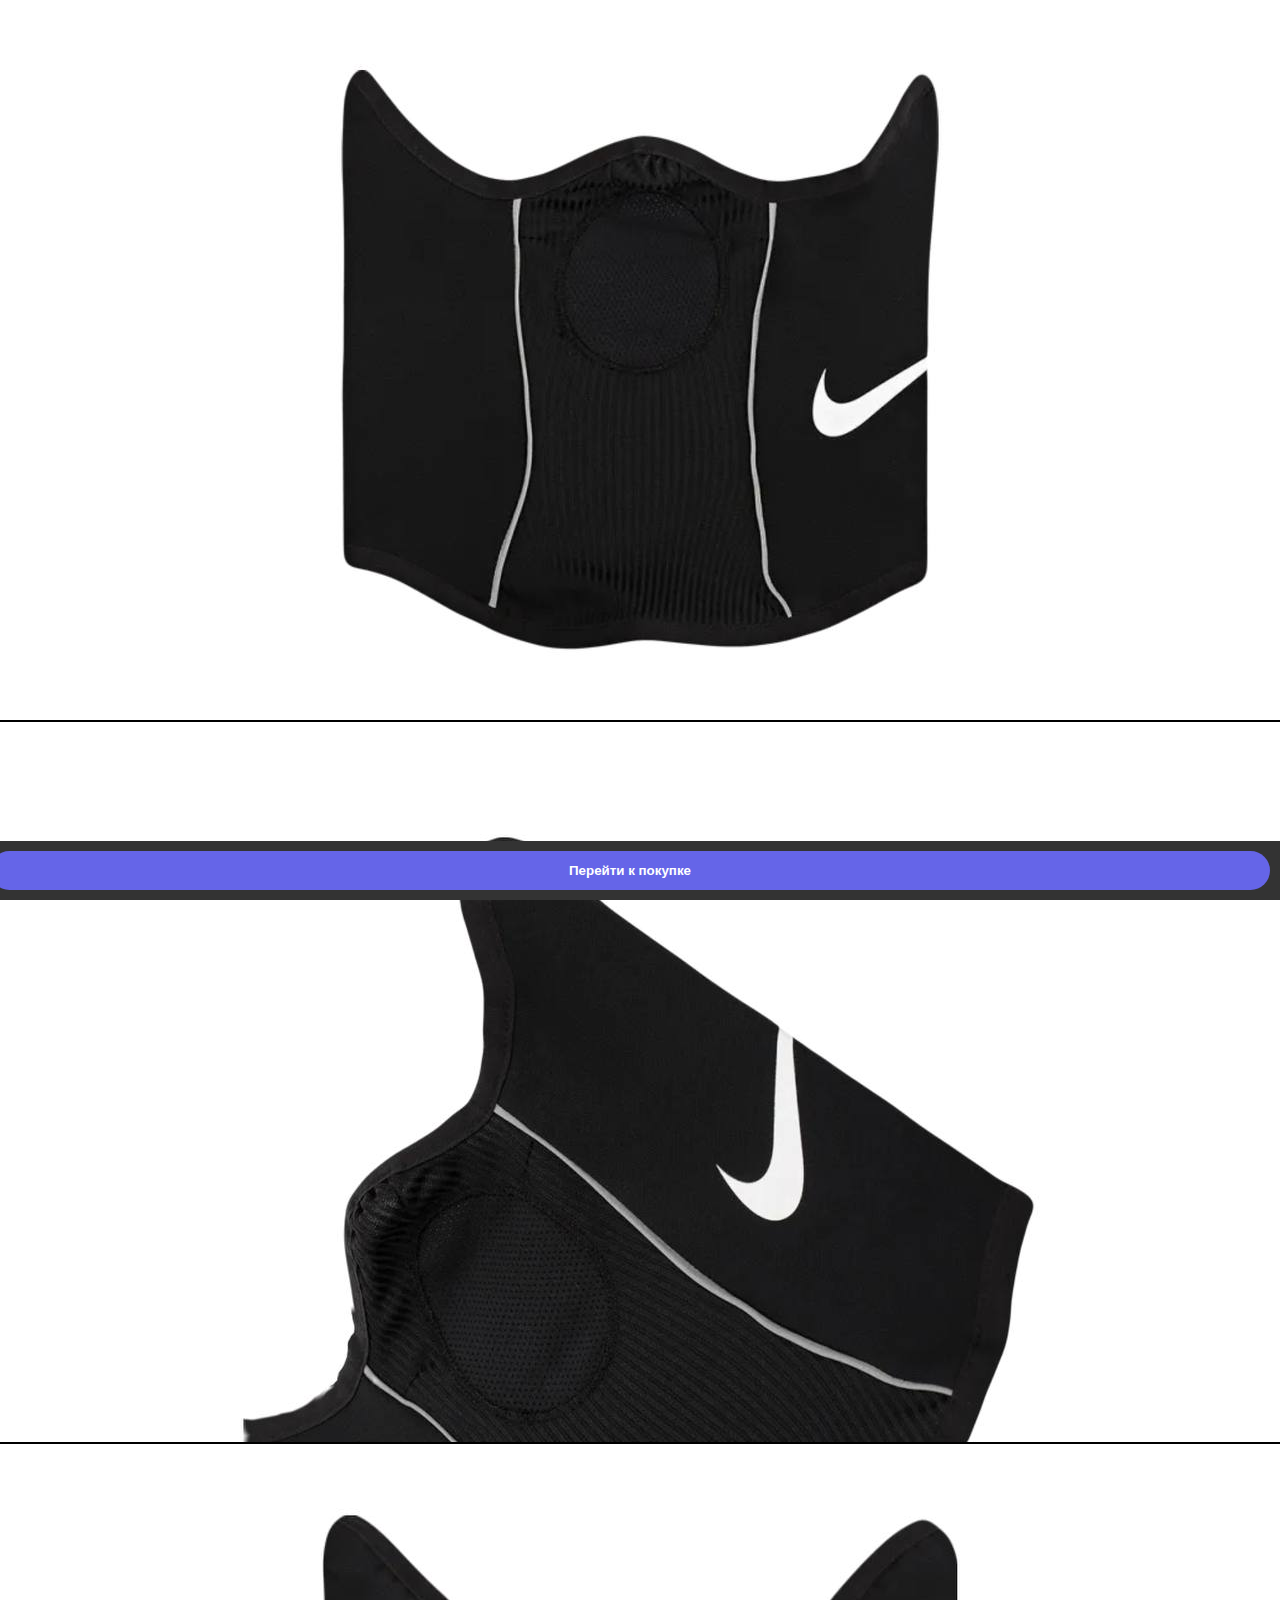
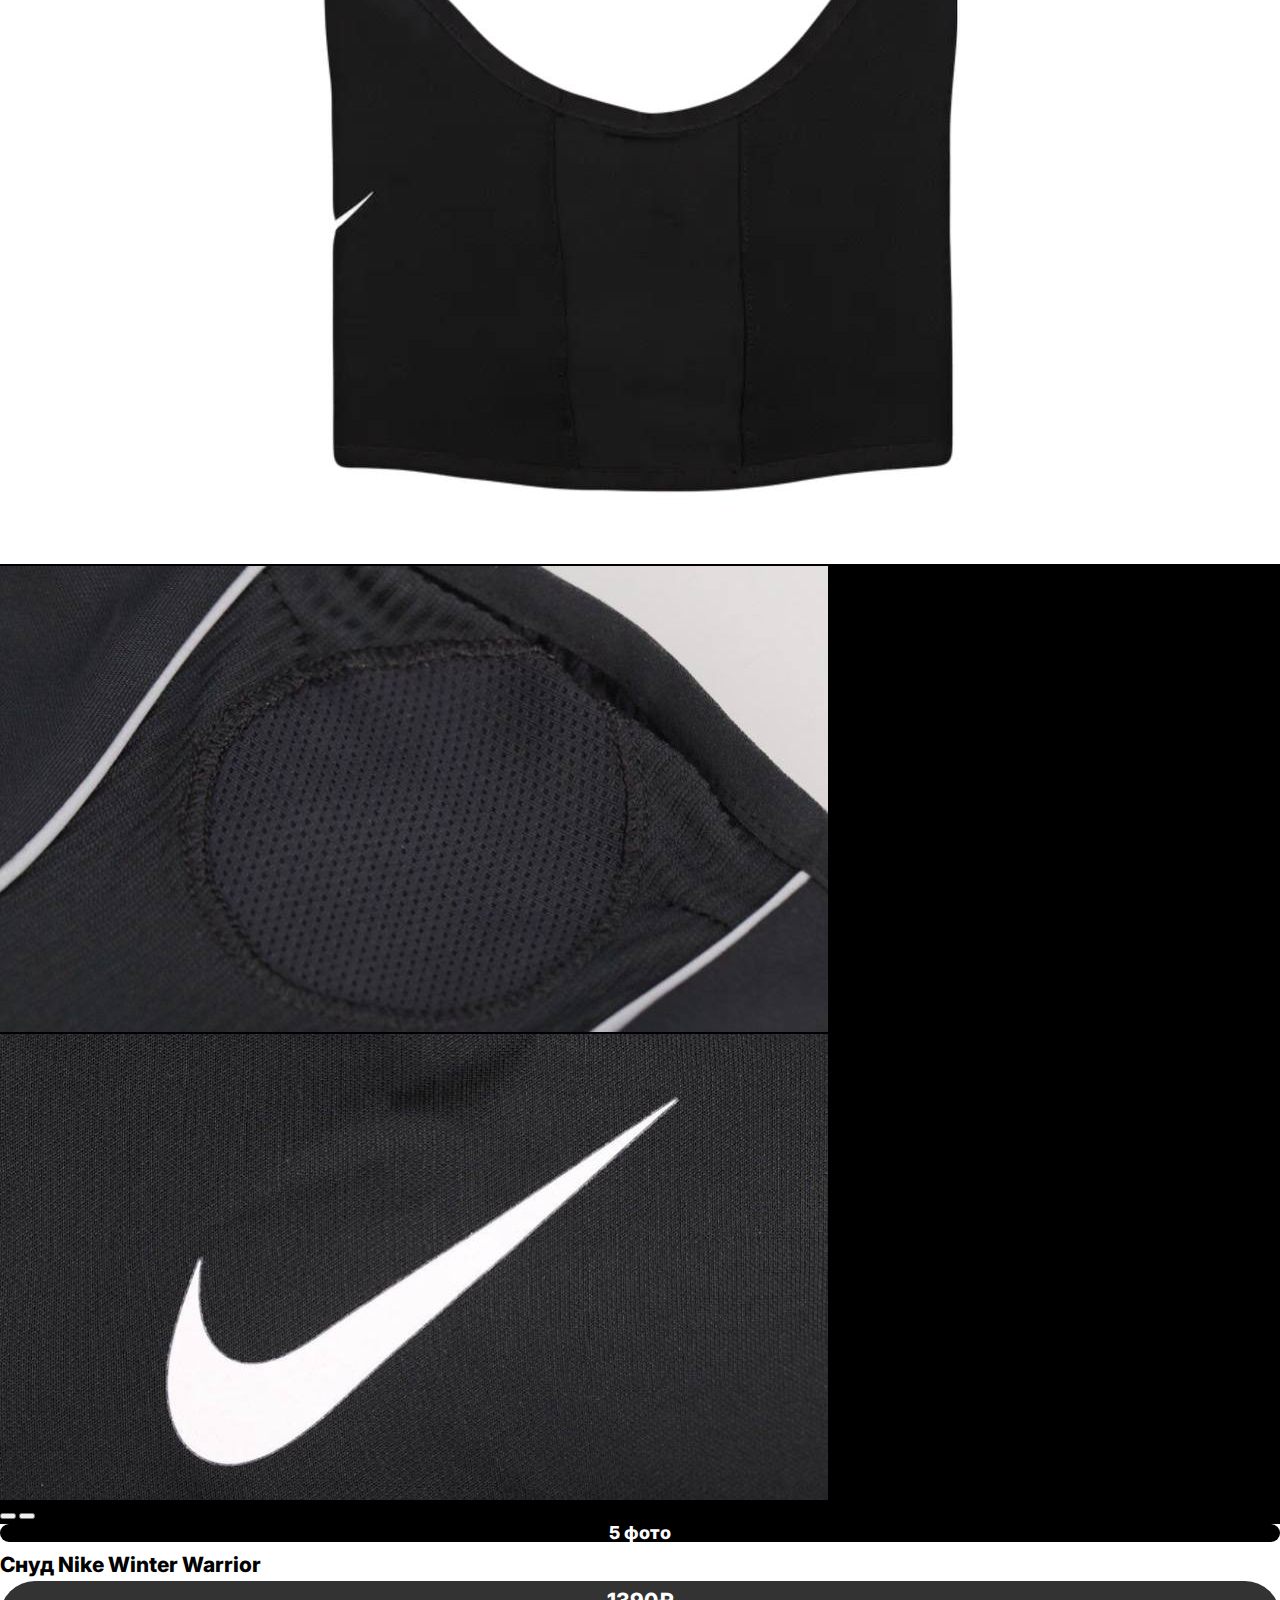
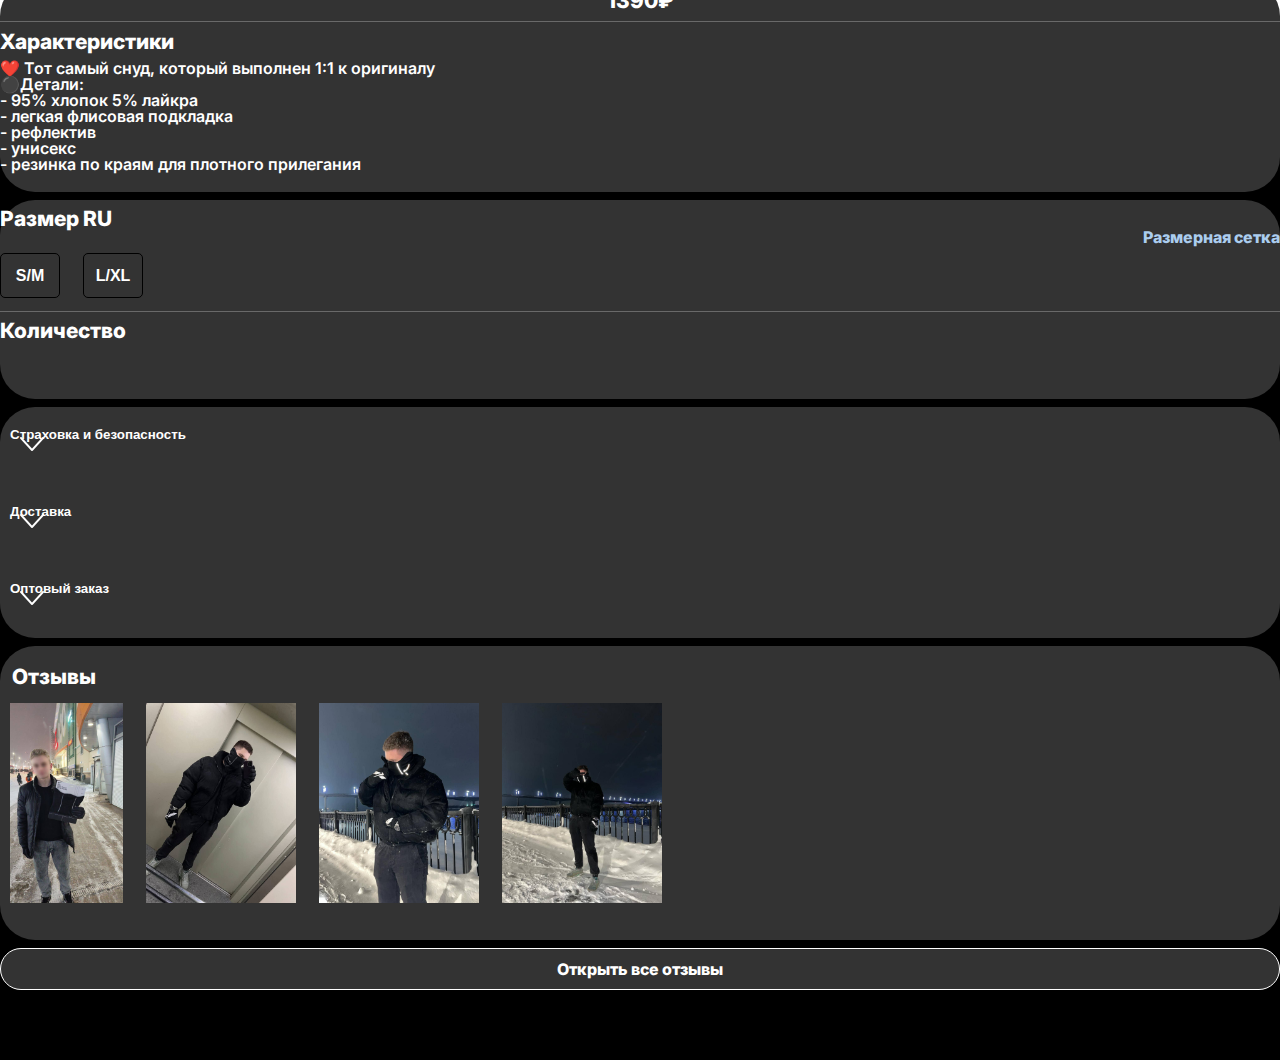
<file: HTML/nike-snood.html>
<!DOCTYPE html>
<html lang="en">
<head>
    <link rel="stylesheet" href="../CSS/reset.css">
    <link href="https://cdn.jsdelivr.net/npm/bootstrap@5.3.2/dist/css/bootstrap.min.css" rel="stylesheet" integrity="sha384-T3c6CoIi6uLrA9TneNEoa7RxnatzjcDSCmG1MXxSR1GAsXEV/Dwwykc2MPK8M2HN" crossorigin="anonymous">
    <link rel="stylesheet" href="../CSS/nike-snood-styles.css">
    <link rel="preconnect" href="https://fonts.googleapis.com">
    <link rel="preconnect" href="https://fonts.gstatic.com" crossorigin>
    <link href="https://fonts.googleapis.com/css2?family=Sansita&display=swap" rel="stylesheet">
    <link rel="preconnect" href="https://fonts.googleapis.com">
    <link rel="preconnect" href="https://fonts.gstatic.com" crossorigin>
    <link href="https://fonts.googleapis.com/css2?family=Inter:wght@400;600;800&display=swap" rel="stylesheet">
    <meta charset="UTF-8">
    <meta name="viewport" content="width=device-width, initial-scale=1.0">
    <title>Cнуд Nike Winter Warrior</title>
</head>
<body>
  <div class="photos">
    <!-- Карусель обоев -->
    <div id="carouselExampleIndicators" class="carousel slide">
      <div class="carousel-inner">
        <div class="carousel-item active">
          <img src="../SRC/snoods/snood-1.jpg" class="d-block w-100" alt="">
        </div>
        <div class="carousel-item">
          <img src="../SRC/snoods/snood-2.jpg" class="d-block w-100" alt="">
        </div>
        <div class="carousel-item">
          <img src="../SRC/snoods/snood-3.jpg" class="d-block w-100" alt="">
        </div>
        <div class="carousel-item">
          <img src="../SRC/snoods/snood-4.jpg" class="d-block w-100" alt="">
        </div>
        <div class="carousel-item">
          <img src="../SRC/snoods/snood-5.jpg" class="d-block w-100" alt="">
        </div>
      </div>
      <button class="carousel-control-prev" type="button" data-bs-target="#carouselExampleIndicators" data-bs-slide="prev">
      </button>
      <button class="carousel-control-next" type="button" data-bs-target="#carouselExampleIndicators" data-bs-slide="next">
      </button>
    </div>
  </div>

  <!-- Заголовок товара -->
  <div class="header">
    <!-- Строка с количеством фото -->
      <div class="row">
          <div class="col-12">
              <div class="container">
                  <div class="col-3 photo-count">
                      5 фото
                  </div>
              </div>
          </div> 
      </div>

      <!-- Название товара -->
      <div class="container">
        <div class="product-name" id="productName">Cнуд Nike Winter Warrior</div>
      </div>
    
      <!-- Цена товара -->
      <div class="product-price">
        <div class="container">
          <div class="product-price-text" id="priceBlock">1390₽</div>
        </div>
      </div>
       
      <!-- Характеристики товара -->
      <div class="backdroundCharacteristics">
        <div class="characteristics">
          <div class="container">
            <div class="characteristicsHeader">Характеристики</div>
            <div class="characteristicsText">
              ❤️ Тот самый снуд, который выполнен 1:1 к оригиналу
              <br>⚫️Дeтaли: 
              <br>- 95% хлoпок 5% лaйкра 
              <br>- легкая флисовая пoдкладка 
              <br>- рефлектив 
              <br>- унисекс 
              <br>- резинка по краям для плотного прилегания
            </div>
          </div>
        </div>
      </div>
  </div>


<!-- Выбор размера и количества  -->
<div class="sizeAndCount">
  <div class="container">
    <div class="row">
      <!-- Размер -->
      <div class="col-6 size">Размер RU</div>
      <!-- Ссылка на размерную сетку -->
      <div class="col-6 sizeSheet"><a href="../HTML/sizesTable.html">Размерная сетка</a></div>
    </div>
    <!-- Строка с кнопками выбора размера -->
    <div class="container">
      <div class="row sizesButtonRow">
        <button type="button" class="sizeButton" onclick="TakeSize(this)">S/M</button>
        <button type="button" class="sizeButton" onclick="TakeSize(this)">L/XL</button>
      </div>
    </div>
    <div class="empty" id="countSizes">Количество</div>
    <div class="container">
      <div class="row confirmSizes" id="countConfirmSizes"></div>
    </div>
  </div>
</div>

<!-- Аккардеоны с информацией -->
<div class="informationAccardions">
  <!-- Верхняя кнопка аккардеона -->
  <button type="button" id="topAccardion" class="informationAccardionBtn">
    <div class="row">
      <div class="col-9">Страховка и безопасность</div>
      <div class="col-3">
        <img src="../SRC/down-arrow.png" alt="downArrow">
      </div>
    </div>
  </button>
  <div id="topBlockInAccardeon"class="collapsed">
    <div class="container">
      В стоимость товара входит его полное страхование. Мы несем ответственность, чтобы вы получили свой заказ в целости и сохранности, но возможны и , так называемые, форсмажоры, которые мы, к сожалению, не в силах предвидеть - это не лучшая логистика ТК. Возможны небольшие задержки с доставкой товаров.
    </div>
  </div>

  <!-- Средний блок -->
  <button type="button" id="midAccardion" class="informationAccardionBtn">
    <div class="row">
      <div class="col-9">Доставка</div>
      <div class="col-3">
        <img src="../SRC/down-arrow.png" alt="downArrow">
      </div>
    </div>
  </button>
  <div id="midBlockInAccardeon" class="collapsed">
    <div class="container">
      Мы находимся в городе Пермь, рассчитать примерное время доставки вы можете на сайтах транспортных компаний, с которыми мы сотрудничаем. А именно это: <span style="font-weight: 800;">СДЭК, Почта России, Боксберри</span>. После оплаты заказа вам будет выслан трек-номер вашей посылки, по которому вы сможете отслеживать статусы доставки и получать уведомления об их изменении.
    </div>
  </div>

  <!-- Нижний блок -->
  <button type="button" id="bottomAccardion" class="informationAccardionBtn">
    <div class="row">
      <div class="col-9">Оптовый заказ</div>
      <div class="col-3">
        <img src="../SRC/down-arrow.png" alt="downArrow">
      </div>
    </div>
  </button>
  <div id="bottomBlockInAccardeon"class="collapsed">
    <div class="container">
      В нашем магазине также доступна оптовая продажа товаров. Сделка купли-продажи напрямую согласовывается с менеджером ZBS Market. Связывайтесь в личных сообщениях: <a href="https://t.me/Manager_ZBSmarket" style="text-decoration: none;">@Manager_ZBSmarket</a>
    </div>
  </div>
  
</div>

  <!-- Отзывы -->
<div class="reviews">
  <div class="name-block">Отзывы</div>
  <div class="horizontal-scroll">
    <div class="reviews-photos">
      <img src="../SRC/snoods/reviews/review-1.jpg" alt="reviews">
      <img src="../SRC/snoods/reviews/review-2.jpg" alt="reviews">
      <img src="../SRC/snoods/reviews/review-3.jpg" alt="reviews">
      <img src="../SRC/snoods/reviews/review-4.jpg" alt="reviews">
    </div>
  </div>
</div>

<!-- Ссылка-кнопка на канал со всеми отзывами -->
<a href="https://t.me/ZBS_Market_reviews" class="aSizeOfProduct">
  <div class="all-reviews">
    Открыть все отзывы
  </div>
</a>

<!-- Кнопка покупки товара -->
<div class="buyButtonBlock">
  <button type="button" id="buyButton" onclick="GetOrder()">Перейти к покупке</button>
</div>

<!-- Артикул товара  -->
<div id="articul" style="display: none;">5</div>


<!-- Подключения скрипта для Bootstrap -->
  <script src="https://cdn.jsdelivr.net/npm/bootstrap@5.3.2/dist/js/bootstrap.bundle.min.js" integrity="sha384-C6RzsynM9kWDrMNeT87bh95OGNyZPhcTNXj1NW7RuBCsyN/o0jlpcV8Qyq46cDfL" crossorigin="anonymous"></script>
    
<!-- Аккардеон скрипт -->
<script src="../JS/accordionScript.js"></script>

<!-- Скрипт создания заказа -->
<script src="../JS/calculateOrder.js"></script>

<!-- Скрипт для работы с Telegram WebApp -->
<script src="https://telegram.org/js/telegram-web-app.js"></script>

<!-- Добавление кнопки назад в WebApp -->
<script src="../JS/helpfulSettingsWebApp.js"></script>
</body>
</html>
</file>
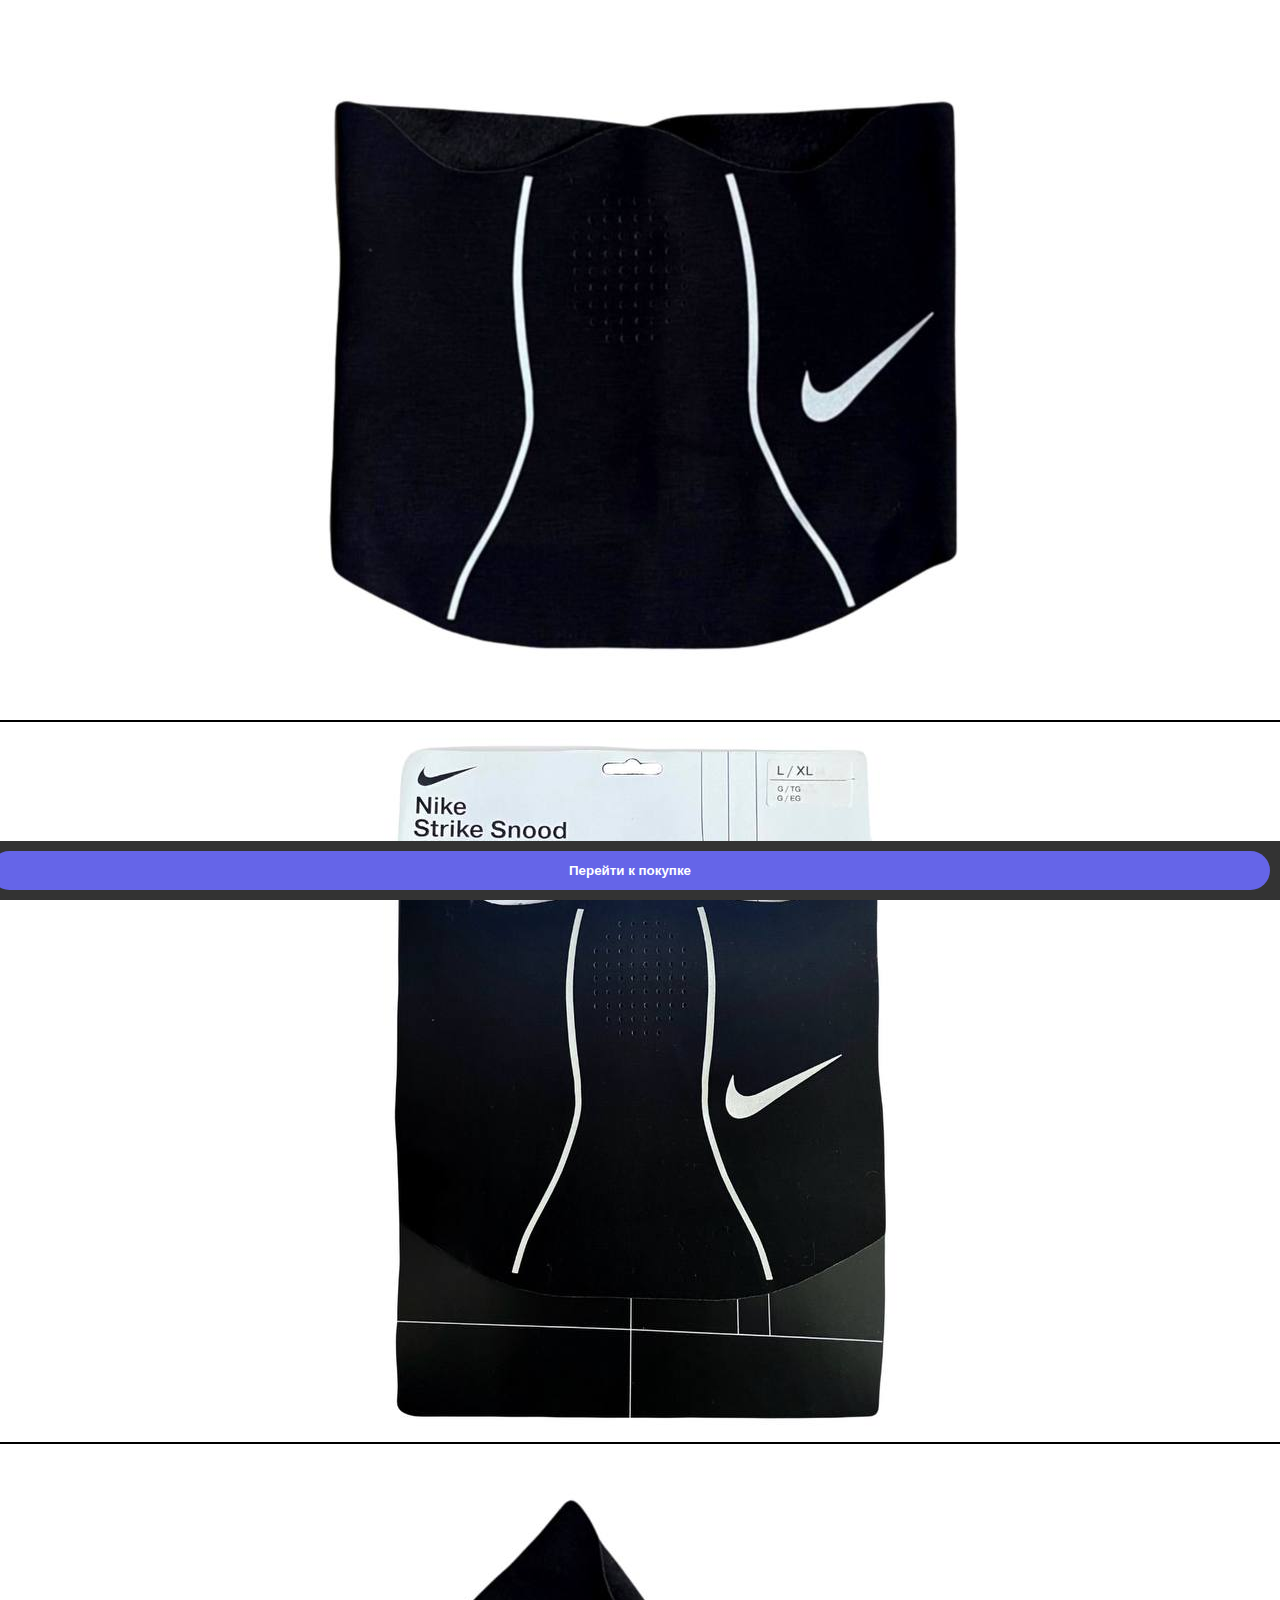
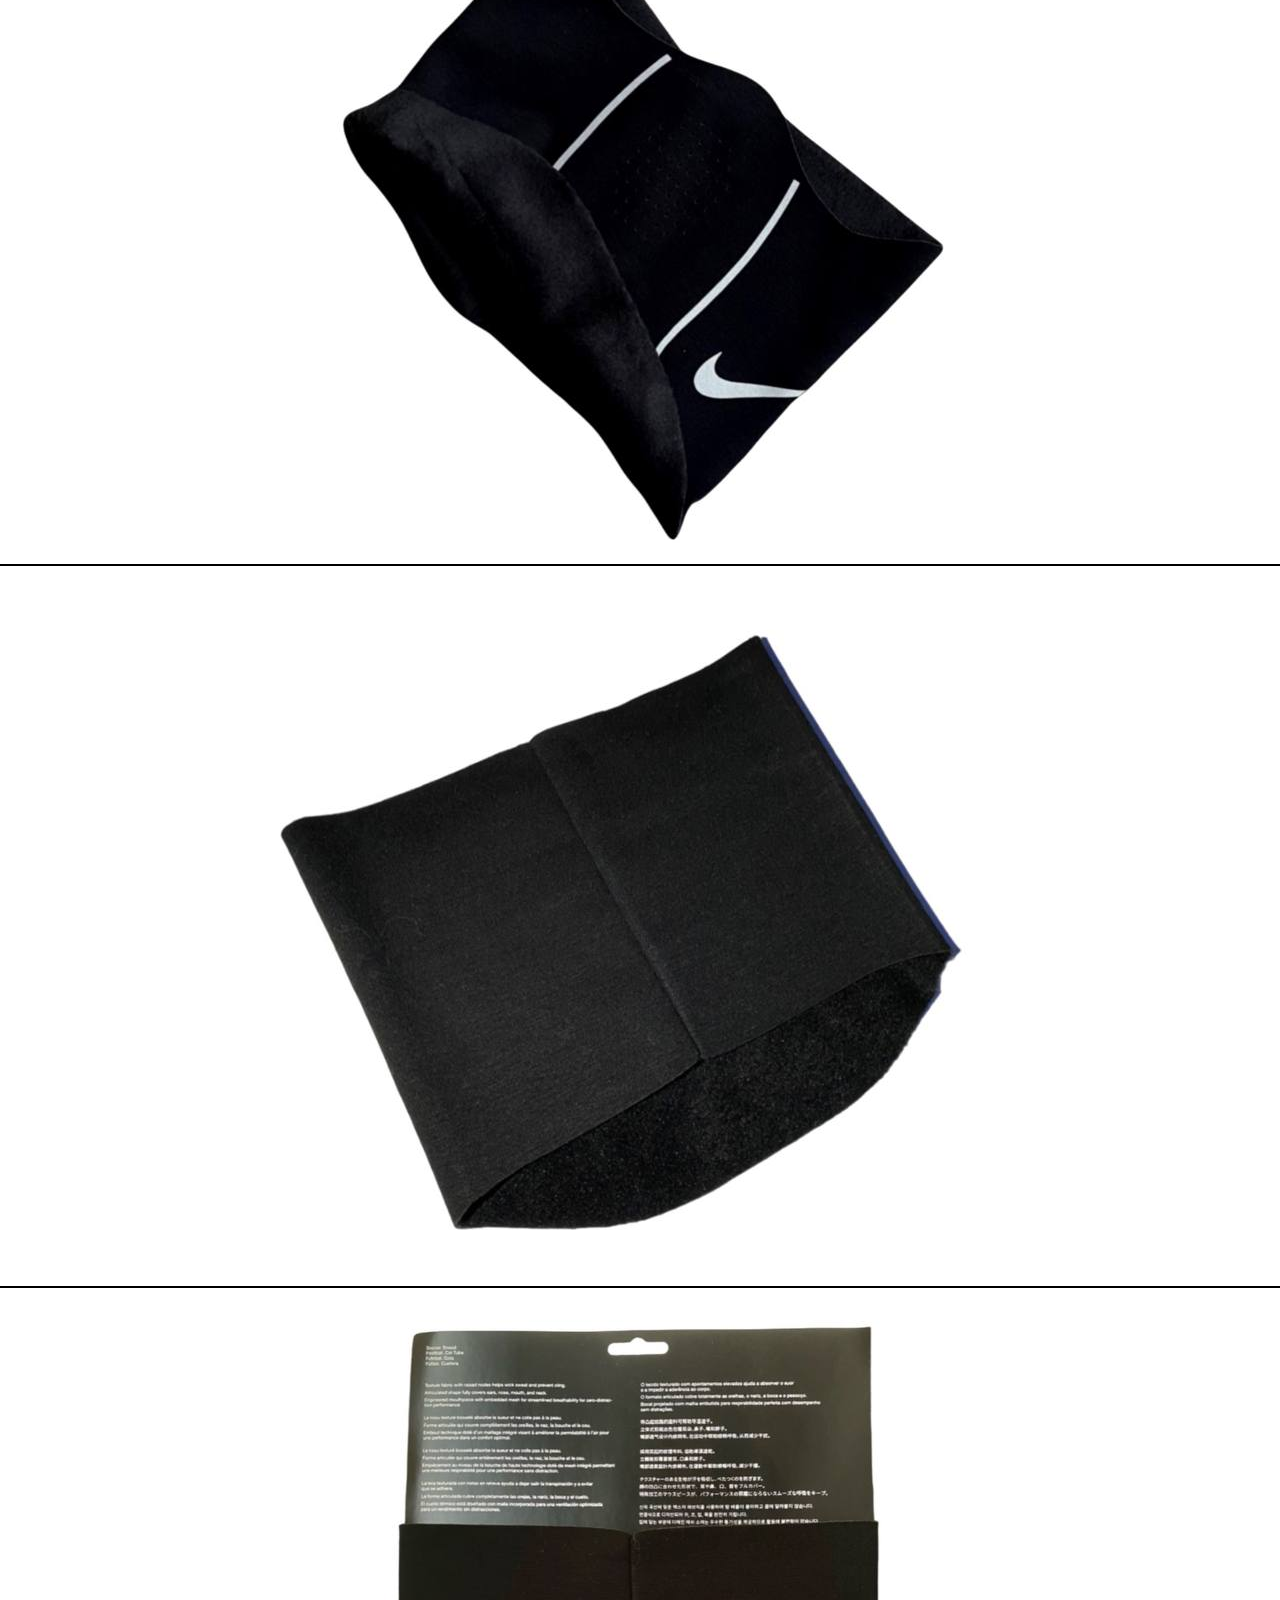
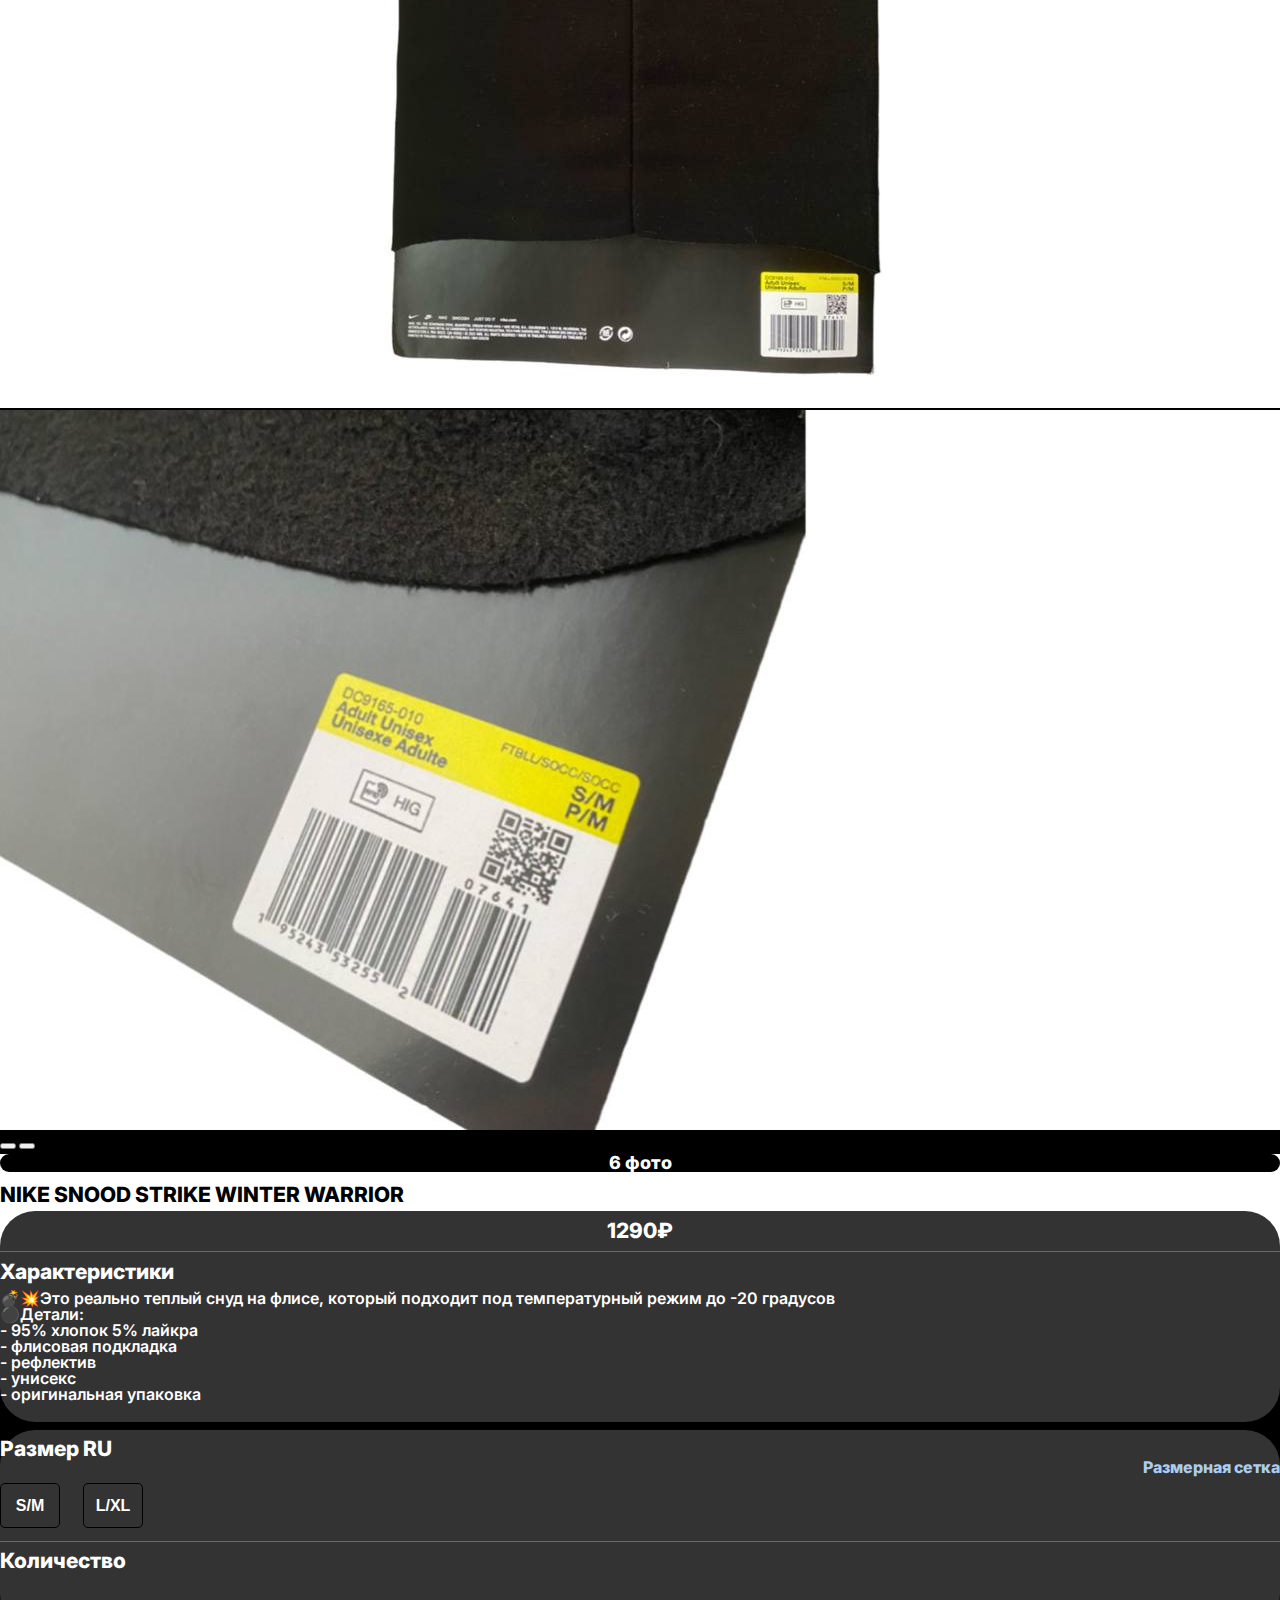
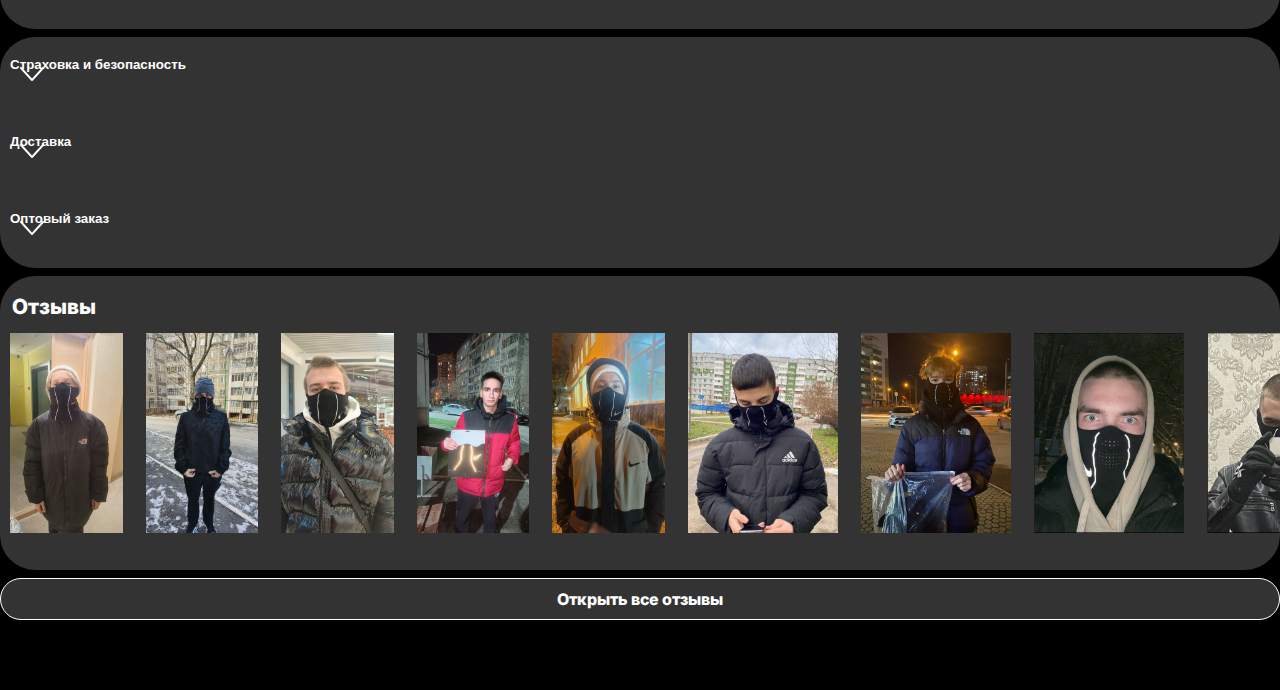
<file: HTML/nike-snoodv2.html>
<!DOCTYPE html>
<html lang="en">
<head>
    <link rel="stylesheet" href="../CSS/reset.css">
    <link href="https://cdn.jsdelivr.net/npm/bootstrap@5.3.2/dist/css/bootstrap.min.css" rel="stylesheet" integrity="sha384-T3c6CoIi6uLrA9TneNEoa7RxnatzjcDSCmG1MXxSR1GAsXEV/Dwwykc2MPK8M2HN" crossorigin="anonymous">
    <link rel="stylesheet" href="../CSS/nike-snood-styles.css">
    <link rel="preconnect" href="https://fonts.googleapis.com">
    <link rel="preconnect" href="https://fonts.gstatic.com" crossorigin>
    <link href="https://fonts.googleapis.com/css2?family=Sansita&display=swap" rel="stylesheet">
    <link rel="preconnect" href="https://fonts.googleapis.com">
    <link rel="preconnect" href="https://fonts.gstatic.com" crossorigin>
    <link href="https://fonts.googleapis.com/css2?family=Inter:wght@400;600;800&display=swap" rel="stylesheet">
    <meta charset="UTF-8">
    <meta name="viewport" content="width=device-width, initial-scale=1.0">
    <title>СНУД NIKE STRIKE WINTER WARRIOR</title>
</head>
<body>
  <div class="photos">
    <!-- Карусель обоев -->
    <div id="carouselExampleIndicators" class="carousel slide">
      <div class="carousel-inner">
        <div class="carousel-item active">
          <img src="../SRC/snood_v2/snood-2.jpg" class="d-block w-100" alt="">
        </div>
        <div class="carousel-item">
          <img src="../SRC/snood_v2/snood-1.jpg" class="d-block w-100" alt="">
        </div>
        <div class="carousel-item">
          <img src="../SRC/snood_v2/snood-3.jpg" class="d-block w-100" alt="">
        </div>
        <div class="carousel-item">
          <img src="../SRC/snood_v2/snood-4.jpg" class="d-block w-100" alt="">
        </div>
        <div class="carousel-item">
          <img src="../SRC/snood_v2/snood-5.jpg" class="d-block w-100" alt="">
        </div>
        <div class="carousel-item">
          <img src="../SRC/snood_v2/snood-6.jpg" class="d-block w-100" alt="">
        </div>
      </div>
      <button class="carousel-control-prev" type="button" data-bs-target="#carouselExampleIndicators" data-bs-slide="prev">
      </button>
      <button class="carousel-control-next" type="button" data-bs-target="#carouselExampleIndicators" data-bs-slide="next">
      </button>
    </div>
  </div>

  <!-- Заголовок товара -->
  <div class="header">
    <!-- Строка с количеством фото -->
      <div class="row">
          <div class="col-12">
              <div class="container">
                  <div class="col-3 photo-count">
                      6 фото
                  </div>
              </div>
          </div> 
      </div>

      <!-- Название товара -->
      <div class="container">
        <div class="product-name" id="productName">NIKE SNOOD STRIKE WINTER WARRIOR</div>
      </div>
    
      <!-- Цена товара -->
      <div class="product-price">
        <div class="container">
          <div class="product-price-text" id="priceBlock">1290₽</div>
        </div>
      </div>
       
      <!-- Характеристики товара -->
      <div class="backdroundCharacteristics">
        <div class="characteristics">
          <div class="container">
            <div class="characteristicsHeader">Характеристики</div>
            <div class="characteristicsText">
              💣💥Это реально теплый снуд на флисе, который подходит под температурный режим до -20 градусов 
              <br>⚫️Дeтaли: 
              <br>- 95% хлoпок 5% лaйкра 
              <br>- флиcовaя пoдкладка
              <br>- рефлектив
              <br>- унисекс
              <br>- оригинaльная упаковкa
            </div>
          </div>
        </div>
      </div>
  </div>


<!-- Выбор размера и количества  -->
<div class="sizeAndCount">
  <div class="container">
    <div class="row">
      <!-- Размер -->
      <div class="col-6 size">Размер RU</div>
      <!-- Ссылка на размерную сетку -->
      <div class="col-6 sizeSheet"><a href="../HTML/sizesTable.html">Размерная сетка</a></div>
    </div>
    <!-- Строка с кнопками выбора размера -->
    <div class="container">
      <div class="row sizesButtonRow">
        <button type="button" class="sizeButton" onclick="TakeSize(this)">S/M</button>
        <button type="button" class="sizeButton" onclick="TakeSize(this)">L/XL</button>
        
      </div>
    </div>
    <div class="empty" id="countSizes">Количество</div>
    <div class="container">
      <div class="row confirmSizes" id="countConfirmSizes"></div>
    </div>
  </div>
</div>

<!-- Аккардеоны с информацией -->
<div class="informationAccardions">
  <!-- Верхняя кнопка аккардеона -->
  <button type="button" id="topAccardion" class="informationAccardionBtn">
    <div class="row">
      <div class="col-9">Страховка и безопасность</div>
      <div class="col-3">
        <img src="../SRC/down-arrow.png" alt="downArrow">
      </div>
    </div>
  </button>
  <div id="topBlockInAccardeon"class="collapsed">
    <div class="container">
      В стоимость товара входит его полное страхование. Мы несем ответственность, чтобы вы получили свой заказ в целости и сохранности, но возможны и , так называемые, форсмажоры, которые мы, к сожалению, не в силах предвидеть - это не лучшая логистика ТК. Возможны небольшие задержки с доставкой товаров.
    </div>
  </div>

  <!-- Средний блок -->
  <button type="button" id="midAccardion" class="informationAccardionBtn">
    <div class="row">
      <div class="col-9">Доставка</div>
      <div class="col-3">
        <img src="../SRC/down-arrow.png" alt="downArrow">
      </div>
    </div>
  </button>
  <div id="midBlockInAccardeon" class="collapsed">
    <div class="container">
      Мы находимся в городе Пермь, рассчитать примерное время доставки вы можете на сайтах транспортных компаний, с которыми мы сотрудничаем. А именно это: <span style="font-weight: 800;">СДЭК, Почта России, Боксберри</span>. После оплаты заказа вам будет выслан трек-номер вашей посылки, по которому вы сможете отслеживать статусы доставки и получать уведомления об их изменении.
    </div>
  </div>

  <!-- Нижний блок -->
  <button type="button" id="bottomAccardion" class="informationAccardionBtn">
    <div class="row">
      <div class="col-9">Оптовый заказ</div>
      <div class="col-3">
        <img src="../SRC/down-arrow.png" alt="downArrow">
      </div>
    </div>
  </button>
  <div id="bottomBlockInAccardeon"class="collapsed">
    <div class="container">
      В нашем магазине также доступна оптовая продажа товаров. Сделка купли-продажи напрямую согласовывается с менеджером ZBS Market. Связывайтесь в личных сообщениях: <a href="https://t.me/Manager_ZBSmarket" style="text-decoration: none;">@Manager_ZBSmarket</a>
    </div>
  </div>
  
</div>

  <!-- Отзывы -->
<div class="reviews">
  <div class="name-block">Отзывы</div>
  <div class="horizontal-scroll">
    <div class="reviews-photos">
      <img src="../SRC/snood_v2/reviews/review-1.jpg" alt="reviews">
      <img src="../SRC/snood_v2/reviews/review-2.jpg" alt="reviews">
      <img src="../SRC/snood_v2/reviews/review-3.jpg" alt="reviews">
      <img src="../SRC/snood_v2/reviews/review-4.jpg" alt="reviews">
      <img src="../SRC/snood_v2/reviews/review-5.jpg" alt="reviews">
      <img src="../SRC/snood_v2/reviews/review-6.jpg" alt="reviews">
      <img src="../SRC/snood_v2/reviews/review-7.jpg" alt="reviews">
      <img src="../SRC/snood_v2/reviews/review-8.jpg" alt="reviews">
      <img src="../SRC/snood_v2/reviews/review-9.jpg" alt="reviews">
      <img src="../SRC/snood_v2/reviews/review-10.jpg" alt="reviews">

    </div>
  </div>
</div>

<!-- Ссылка-кнопка на канал со всеми отзывами -->
<a href="https://t.me/ZBS_Market_reviews" class="aSizeOfProduct">
  <div class="all-reviews">
    Открыть все отзывы
  </div>
</a>

<!-- Кнопка покупки товара -->
<div class="buyButtonBlock">
  <button type="button" id="buyButton" onclick="GetOrder()">Перейти к покупке</button>
</div>

<!-- Артикул товара  -->
<div id="articul" style="display: none;">1</div>

<!-- Подключения скрипта для Bootstrap -->
  <script src="https://cdn.jsdelivr.net/npm/bootstrap@5.3.2/dist/js/bootstrap.bundle.min.js" integrity="sha384-C6RzsynM9kWDrMNeT87bh95OGNyZPhcTNXj1NW7RuBCsyN/o0jlpcV8Qyq46cDfL" crossorigin="anonymous"></script>
    
<!-- Аккардеон скрипт -->
<script src="../JS/accordionScript.js"></script>

<!-- Скрипт создания заказа -->
<script src="../JS/calculateOrder.js"></script>

<!-- Скрипт для работы с Telegram WebApp -->
<script src="https://telegram.org/js/telegram-web-app.js"></script>

<!-- Добавление кнопки назад в WebApp -->
<script src="../JS/helpfulSettingsWebApp.js"></script>
</body>
</html>
</file>
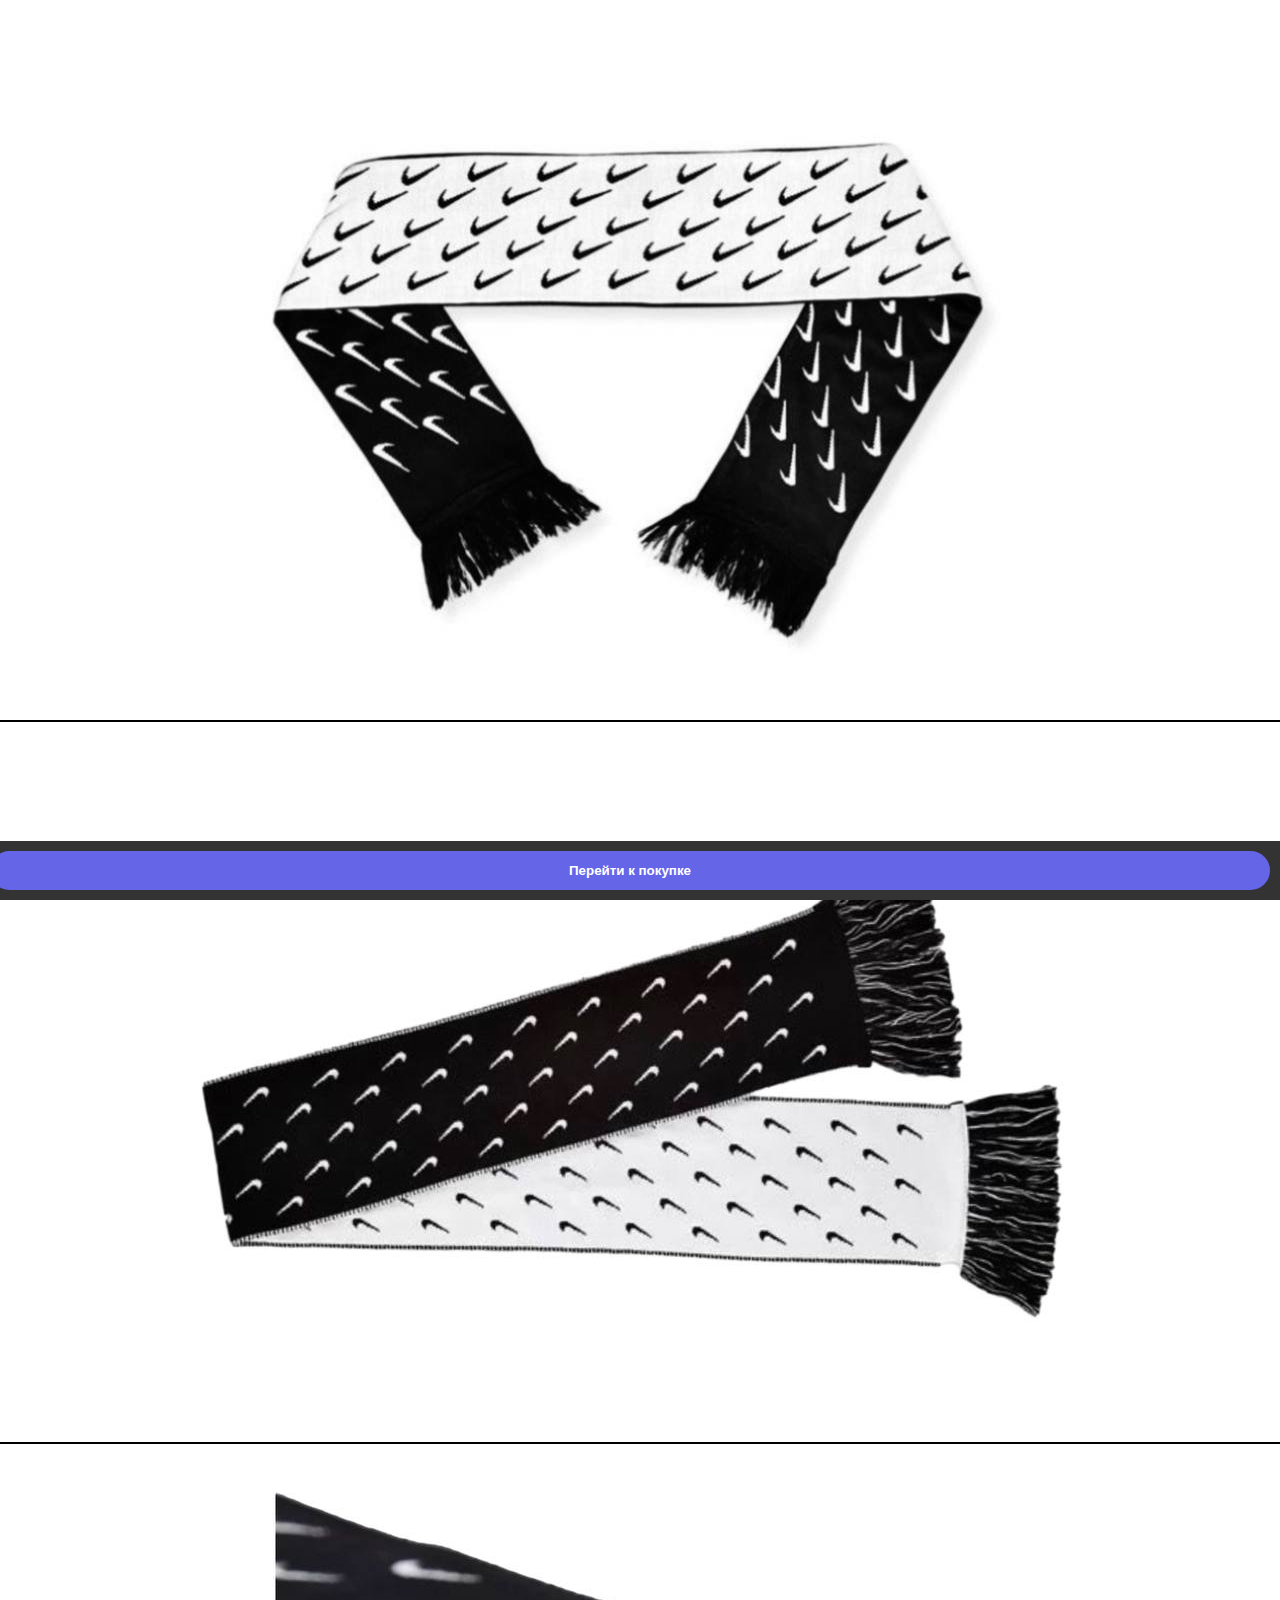
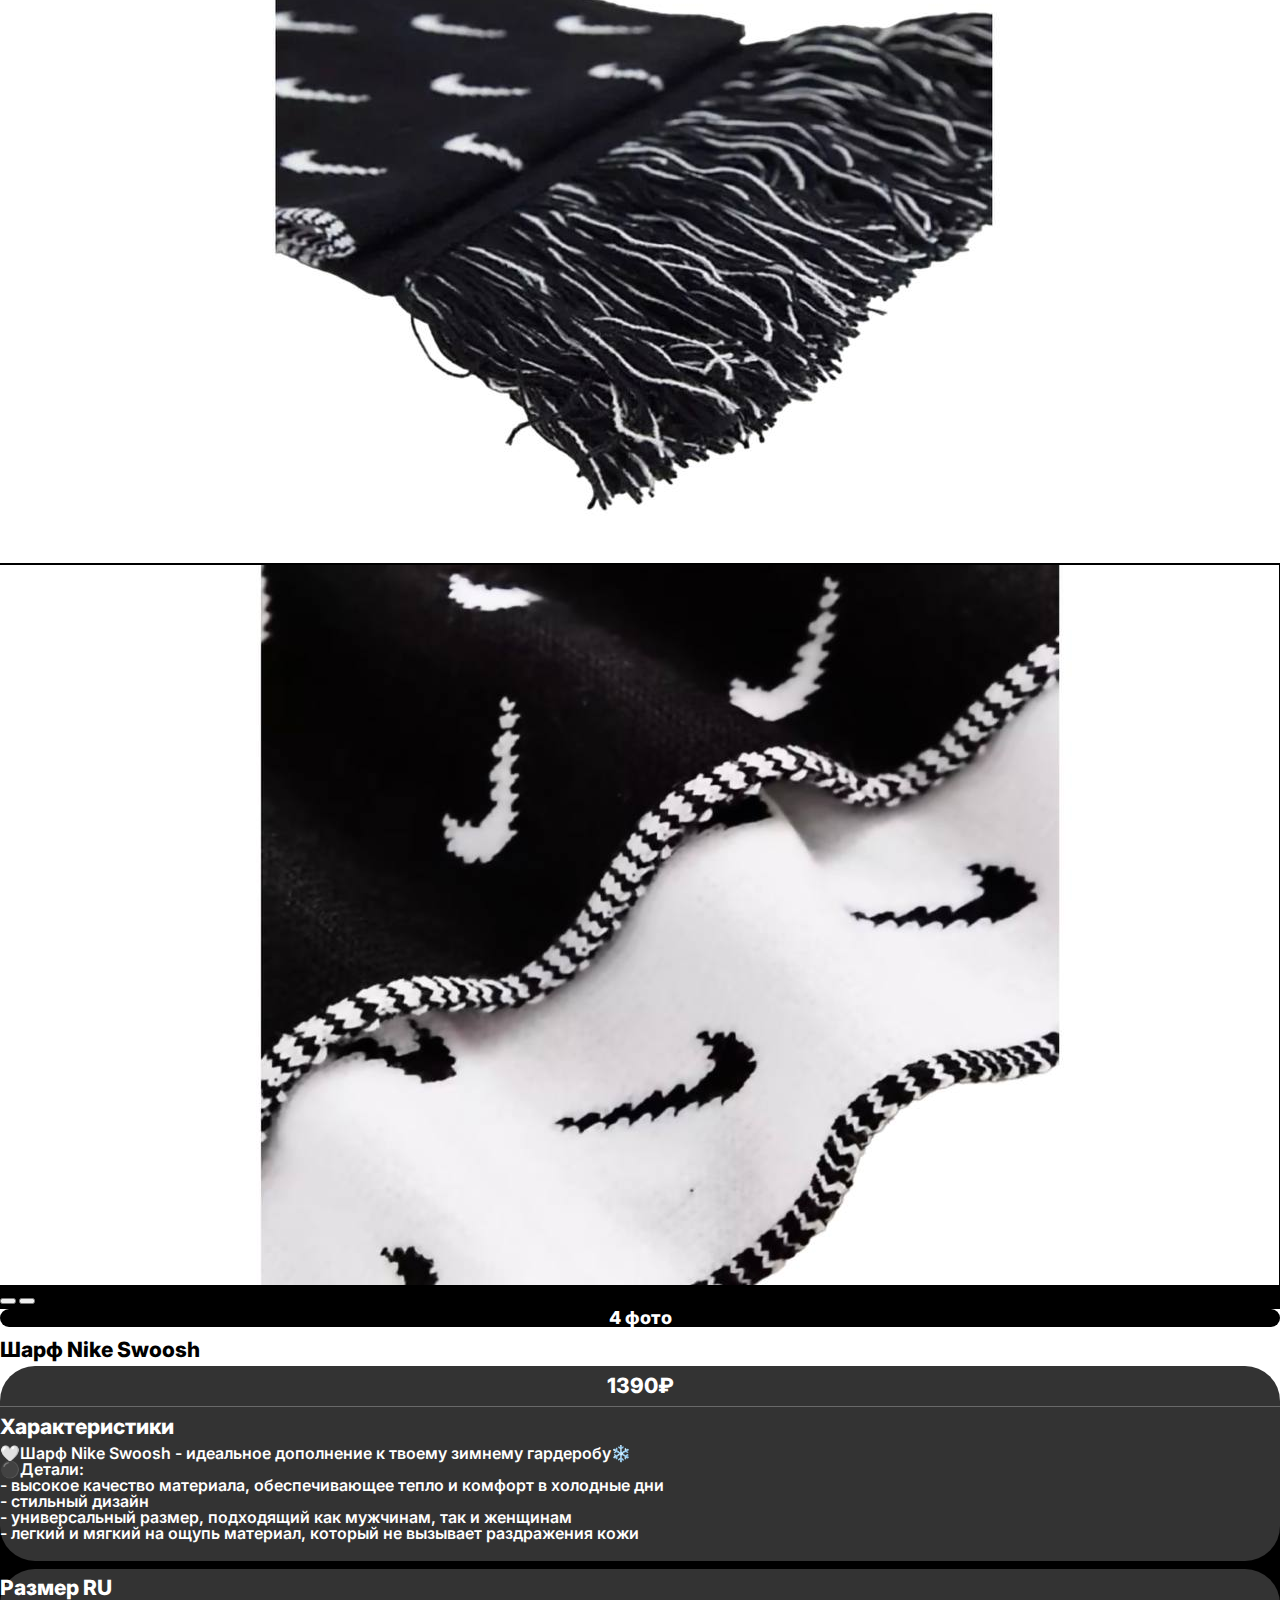
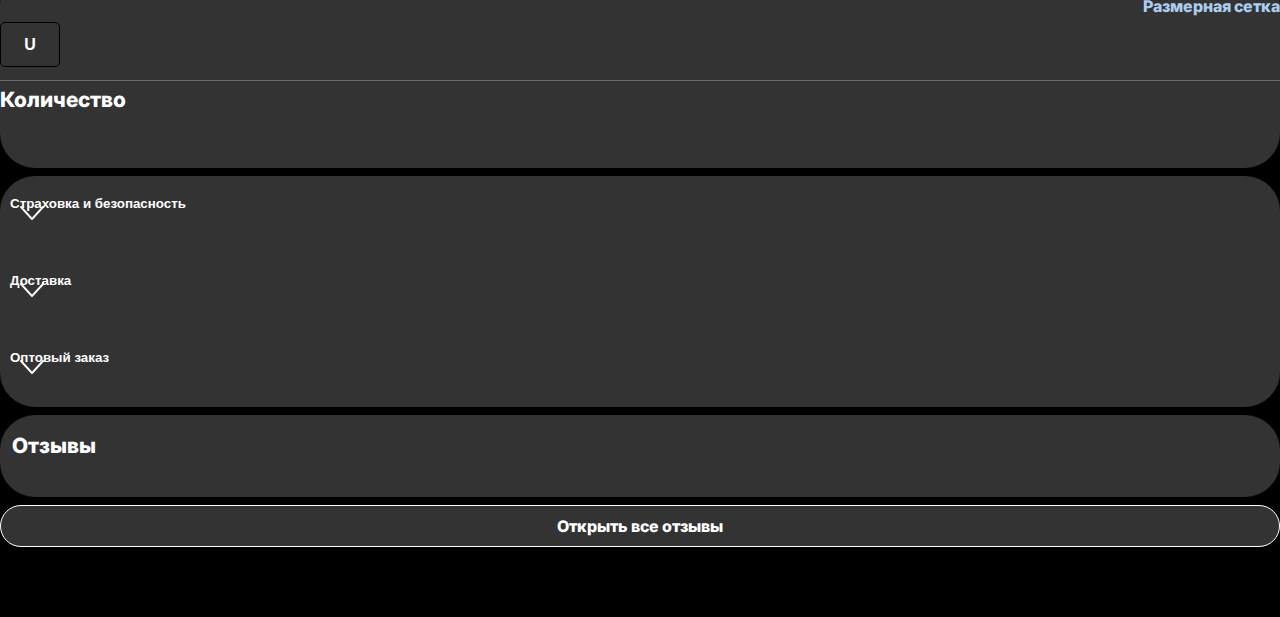
<file: HTML/nike-swoosh.html>
<!DOCTYPE html>
<html lang="en">
<head>
    <link rel="stylesheet" href="../CSS/reset.css">
    <link href="https://cdn.jsdelivr.net/npm/bootstrap@5.3.2/dist/css/bootstrap.min.css" rel="stylesheet" integrity="sha384-T3c6CoIi6uLrA9TneNEoa7RxnatzjcDSCmG1MXxSR1GAsXEV/Dwwykc2MPK8M2HN" crossorigin="anonymous">
    <link rel="stylesheet" href="../CSS/nike-snood-styles.css">
    <link rel="preconnect" href="https://fonts.googleapis.com">
    <link rel="preconnect" href="https://fonts.gstatic.com" crossorigin>
    <link href="https://fonts.googleapis.com/css2?family=Sansita&display=swap" rel="stylesheet">
    <link rel="preconnect" href="https://fonts.googleapis.com">
    <link rel="preconnect" href="https://fonts.gstatic.com" crossorigin>
    <link href="https://fonts.googleapis.com/css2?family=Inter:wght@400;600;800&display=swap" rel="stylesheet">
    <meta charset="UTF-8">
    <meta name="viewport" content="width=device-width, initial-scale=1.0">
    <title>Перчатки Nike HyperWarm</title>
</head>
<body>
  <div class="photos">
    <!-- Карусель обоев -->
    <div id="carouselExampleIndicators" class="carousel slide">
      <div class="carousel-inner">
        <div class="carousel-item active">
          <img src="../SRC/nike-swoosh/nike-swoosh-1.jpg" class="d-block w-100" alt="">
        </div>
        <div class="carousel-item">
          <img src="../SRC/nike-swoosh/nike-swoosh-2.jpg" class="d-block w-100" alt="">
        </div>
        <div class="carousel-item">
          <img src="../SRC/nike-swoosh/nike-swoosh-3.jpg" class="d-block w-100" alt="">
        </div>
        <div class="carousel-item">
          <img src="../SRC/nike-swoosh/nike-swoosh-4.jpg" class="d-block w-100" alt="">
        </div>
      </div>
      <button class="carousel-control-prev" type="button" data-bs-target="#carouselExampleIndicators" data-bs-slide="prev">
      </button>
      <button class="carousel-control-next" type="button" data-bs-target="#carouselExampleIndicators" data-bs-slide="next">
      </button>
    </div>
  </div>

  <!-- Заголовок товара -->
  <div class="header">
    <!-- Строка с количеством фото -->
      <div class="row">
          <div class="col-12">
              <div class="container">
                  <div class="col-3 photo-count">
                      4 фото
                  </div>
              </div>
          </div> 
      </div>

      <!-- Название товара -->
      <div class="container">
        <div class="product-name" id="productName">Шарф Nike Swoosh</div>
      </div>
    
      <!-- Цена товара -->
      <div class="product-price">
        <div class="container">
          <div class="product-price-text" id="priceBlock">1390₽</div>
        </div>
      </div>
       
      <!-- Характеристики товара -->
      <div class="backdroundCharacteristics">
        <div class="characteristics">
          <div class="container">
            <div class="characteristicsHeader">Характеристики</div>
            <div class="characteristicsText">
                🤍Шарф Nike Swoosh - идеальное дополнение к твоему зимнему гардеробу❄️
                <br>⚫️Детали: 
                <br>- высокое качество материала, обеспечивающее тепло и комфорт в холодные дни 
                <br>- стильный дизайн 
                <br>- универсальный размер, подходящий как мужчинам, так и женщинам 
                <br>- легкий и мягкий на ощупь материал, который не вызывает раздражения кожи
            </div>
          </div>
        </div>
      </div>
  </div>


<!-- Выбор размера и количества  -->
<div class="sizeAndCount">
  <div class="container">
    <div class="row">
      <!-- Размер -->
      <div class="col-6 size">Размер RU</div>
      <!-- Ссылка на размерную сетку -->
      <div class="col-6 sizeSheet"><a href="../HTML/sizesTable.html">Размерная сетка</a></div>
    </div>
    <!-- Строка с кнопками выбора размера -->
    <div class="container">
      <div class="row sizesButtonRow">
        <button type="button" class="sizeButton" onclick="TakeSize(this)">U</button>
      </div>
    </div>
    <div class="empty" id="countSizes">Количество</div>
    <div class="container">
      <div class="row confirmSizes" id="countConfirmSizes"></div>
    </div>
  </div>
</div>

<!-- Аккардеоны с информацией -->
<div class="informationAccardions">
  <!-- Верхняя кнопка аккардеона -->
  <button type="button" id="topAccardion" class="informationAccardionBtn">
    <div class="row">
      <div class="col-9">Страховка и безопасность</div>
      <div class="col-3">
        <img src="../SRC/down-arrow.png" alt="downArrow">
      </div>
    </div>
  </button>
  <div id="topBlockInAccardeon"class="collapsed">
    <div class="container">
      В стоимость товара входит его полное страхование. Мы несем ответственность, чтобы вы получили свой заказ в целости и сохранности, но возможны и , так называемые, форсмажоры, которые мы, к сожалению, не в силах предвидеть - это не лучшая логистика ТК. Возможны небольшие задержки с доставкой товаров.
    </div>
  </div>

  <!-- Средний блок -->
  <button type="button" id="midAccardion" class="informationAccardionBtn">
    <div class="row">
      <div class="col-9">Доставка</div>
      <div class="col-3">
        <img src="../SRC/down-arrow.png" alt="downArrow">
      </div>
    </div>
  </button>
  <div id="midBlockInAccardeon" class="collapsed">
    <div class="container">
      Мы находимся в городе Пермь, рассчитать примерное время доставки вы можете на сайтах транспортных компаний, с которыми мы сотрудничаем. А именно это: <span style="font-weight: 800;">СДЭК, Почта России, Боксберри</span>. После оплаты заказа вам будет выслан трек-номер вашей посылки, по которому вы сможете отслеживать статусы доставки и получать уведомления об их изменении.
    </div>
  </div>

  <!-- Нижний блок -->
  <button type="button" id="bottomAccardion" class="informationAccardionBtn">
    <div class="row">
      <div class="col-9">Оптовый заказ</div>
      <div class="col-3">
        <img src="../SRC/down-arrow.png" alt="downArrow">
      </div>
    </div>
  </button>
  <div id="bottomBlockInAccardeon"class="collapsed">
    <div class="container">
      В нашем магазине также доступна оптовая продажа товаров. Сделка купли-продажи напрямую согласовывается с менеджером ZBS Market. Связывайтесь в личных сообщениях: <a href="https://t.me/Manager_ZBSmarket" style="text-decoration: none;">@Manager_ZBSmarket</a>
    </div>
  </div>
  
</div>

  <!-- Отзывы -->
<div class="reviews">
  <div class="name-block">Отзывы</div>
  <div class="horizontal-scroll">
    <div class="reviews-photos">
    </div>
  </div>
</div>

<!-- Ссылка-кнопка на канал со всеми отзывами -->
<a href="https://t.me/ZBS_Market_reviews" class="aSizeOfProduct">
  <div class="all-reviews">
    Открыть все отзывы
  </div>
</a>

<!-- Кнопка покупки товара -->
<div class="buyButtonBlock">
  <button type="button" id="buyButton" onclick="GetOrder()">Перейти к покупке</button>
</div>

<!-- Артикул товара  -->
<div id="articul" style="display: none;">9</div>


<!-- Подключения скрипта для Bootstrap -->
  <script src="https://cdn.jsdelivr.net/npm/bootstrap@5.3.2/dist/js/bootstrap.bundle.min.js" integrity="sha384-C6RzsynM9kWDrMNeT87bh95OGNyZPhcTNXj1NW7RuBCsyN/o0jlpcV8Qyq46cDfL" crossorigin="anonymous"></script>
    
<!-- Аккардеон скрипт -->
<script src="../JS/accordionScript.js"></script>

<!-- Скрипт создания заказа -->
<script src="../JS/calculateOrder.js"></script>

<!-- Скрипт для работы с Telegram WebApp -->
<script src="https://telegram.org/js/telegram-web-app.js"></script>

<!-- Добавление кнопки назад в WebApp -->
<script src="../JS/helpfulSettingsWebApp.js"></script>
</body>
</html>
</file>
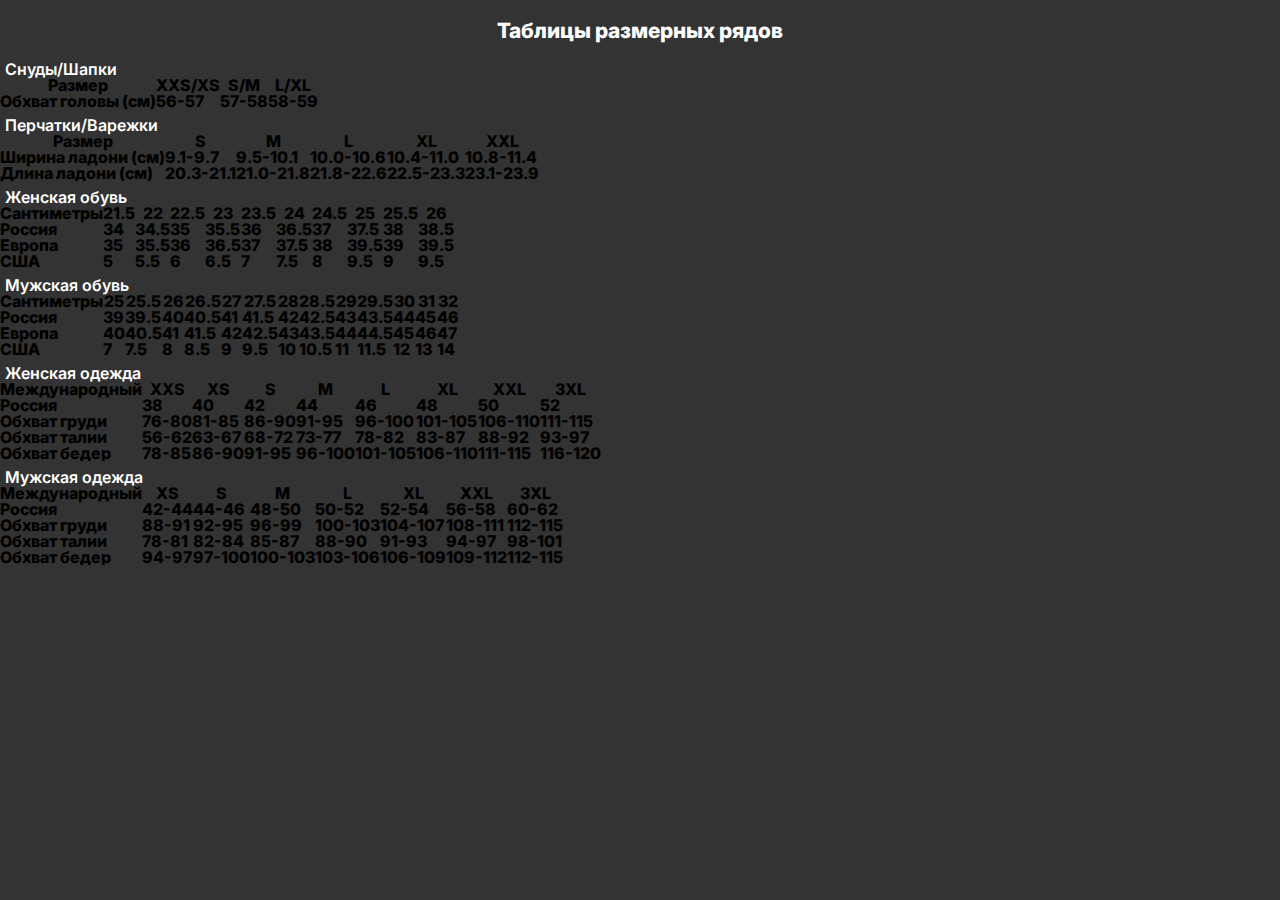
<file: HTML/sizesTable.html>
<!DOCTYPE html>
<html lang="en">
<head>
    <meta charset="UTF-8">
    <meta name="viewport" content="width=device-width, initial-scale=1.0">
    <link rel="stylesheet" href="../CSS/reset.css">
    <link href="https://cdn.jsdelivr.net/npm/bootstrap@5.3.2/dist/css/bootstrap.min.css" rel="stylesheet" integrity="sha384-T3c6CoIi6uLrA9TneNEoa7RxnatzjcDSCmG1MXxSR1GAsXEV/Dwwykc2MPK8M2HN" crossorigin="anonymous">
    <link rel="stylesheet" href="../CSS/sizesTableStyle.css">
    <link href="https://fonts.googleapis.com/css2?family=Inter:wght@400;600;800&display=swap" rel="stylesheet">
    <title>sizeTable</title>
</head>
<body>
    <!-- Заголовок страницы -->
    <div class="sizeTitle">Таблицы размерных рядов</div>

    <!-- Таблица с размерным раядом снудов -->
    <label for="sizeTableClass" class="titleOfTable">Снуды/Шапки</label>
    <table  class="table">
        <thead>
            <tr>
                <th scope="col">Размер</th>
                <th scope="col">XXS/XS</th>
                <th scope="col">S/M</th>
                <th scope="col">L/XL</th>
            </tr>
            
        </thead>
        <tbody>
            <tr>
              <td>Обхват головы (см)</td>
              <td>56-57</td>
              <td>57-58</td>
              <td>58-59</td>
            </tr>
        </tbody>
    </table >

    <!-- Таблица с размерами перчаток -->
    <div class="horizontal-scroll">
    <label for="sizeTableClass" class="titleOfTable">Перчатки/Варежки</label>
    <table  class="table">
        <thead>
            <tr>
                <th scope="col">Размер</th>
                <th scope="col">S</th>
                <th scope="col">M</th>
                <th scope="col">L</th>
                <th scope="col">XL</th>
                <th scope="col">XXL</th>
            </tr>
            
        </thead>
        <tbody>
            <tr>
              <td>Ширина ладони (см)</td>
              <td>9.1-9.7</td>
              <td>9.5-10.1</td>
              <td>10.0-10.6</td>
              <td>10.4-11.0</td>
              <td>10.8-11.4</td>
            </tr>
            <tr>
                <td>Длина ладони (см)</td>
                <td>20.3-21.1</td>
                <td>21.0-21.8</td>
                <td>21.8-22.6</td>
                <td>22.5-23.3</td>
                <td>23.1-23.9</td>
            </tr>
        </tbody>
    </table >
    </div>

    <!-- Женская обувь -->
    <div class="horizontal-scroll">
        <label for="sizeTableClass" class="titleOfTable">Женская обувь</label>
    <table  class="table">
        <thead>
            <tr>
                <th scope="col">Сантиметры</th>
                <th scope="col">21.5</th>
                <th scope="col">22</th>
                <th scope="col">22.5</th>
                <th scope="col">23</th>
                <th scope="col">23.5</th>
                <th scope="col">24</th>
                <th scope="col">24.5</th>
                <th scope="col">25</th>
                <th scope="col">25.5</th>
                <th scope="col">26</th>
            </tr>
            
        </thead>
        <tbody>
            <tr>
              <td>Россия</td>
              <td>34</td>
              <td>34.5</td>
              <td>35</td>
              <td>35.5</td>
              <td>36</td>
              <td>36.5</td>
              <td>37</td>
              <td>37.5</td>
              <td>38</td>
              <td>38.5</td>
            </tr>
            <tr>
                <td>Европа</td>
                <td>35</td>
                <td>35.5</td>
                <td>36</td>
                <td>36.5</td>
                <td>37</td>
                <td>37.5</td>
                <td>38</td>
                <td>39.5</td>
                <td>39</td>
                <td>39.5</td>
              </tr>
              <tr>
                <td>США</td>
                <td>5</td>
                <td>5.5</td>
                <td>6</td>
                <td>6.5</td>
                <td>7</td>
                <td>7.5</td>
                <td>8</td>
                <td>9.5</td>
                <td>9</td>
                <td>9.5</td>
              </tr>
        </tbody>
    </table >
    </div>

    <!-- Мужская обувь -->
    <div class="horizontal-scroll">
        <label for="sizeTableClass" class="titleOfTable">Мужская обувь</label>
    <table  class="table">
        <thead>
            <tr>
                <th scope="col">Сантиметры</th>
                <th scope="col">25</th>
                <th scope="col">25.5</th>
                <th scope="col">26</th>
                <th scope="col">26.5</th>
                <th scope="col">27</th>
                <th scope="col">27.5</th>
                <th scope="col">28</th>
                <th scope="col">28.5</th>
                <th scope="col">29</th>
                <th scope="col">29.5</th>
                <th scope="col">30</th>
                <th scope="col">31</th>
                <th scope="col">32</th>
            </tr>
            
        </thead>
        <tbody>
            <tr>
            <td>Россия</td>
            <td>39</td>
            <td>39.5</td>
            <td>40</td>
            <td>40.5</td>
            <td>41</td>
            <td>41.5</td>
            <td>42</td>
            <td>42.5</td>
            <td>43</td>
            <td>43.5</td>
            <td>44</td>
            <td>45</td>  
            <td>46</td>
            </tr>
            <tr>
                <td>Европа</td>
                <td>40</td>
                <td>40.5</td>
                <td>41</td>
                <td>41.5</td>
                <td>42</td>
                <td>42.5</td>
                <td>43</td>
                <td>43.5</td>
                <td>44</td>
                <td>44.5</td>
                <td>45</td>
                <td>46</td>  
                <td>47</td>
              </tr>
              <tr>
                <td>США</td>
                <td>7</td>
                <td>7.5</td>
                <td>8</td>
                <td>8.5</td>
                <td>9</td>
                <td>9.5</td>
                <td>10</td>
                <td>10.5</td>
                <td>11</td>
                <td>11.5</td>
                <td>12</td>
                <td>13</td>  
                <td>14</td>
              </tr>
        </tbody>
    </table >
    </div>

    <!-- Женская оджеда -->
    <div class="horizontal-scroll">
        <label for="sizeTableClass" class="titleOfTable">Женская одежда</label>
    <table  class="table">
        <thead>
            <tr>
                <th scope="col">Международный</th>
                <th scope="col">XXS</th>
                <th scope="col">XS</th>
                <th scope="col">S</th>
                <th scope="col">M</th>
                <th scope="col">L</th>
                <th scope="col">XL</th>
                <th scope="col">XXL</th>
                <th scope="col">3XL</th>
            </tr>
            
        </thead>
        <tbody>
            <tr>
                <td>Россия</td>
                <td>38</td>
                <td>40</td>
                <td>42</td>
                <td>44</td>
                <td>46</td>
                <td>48</td>
                <td>50</td>
                <td>52</td>
            </tr>
            <tr>
                <td>Обхват груди</td>
                <td>76-80</td>
                <td>81-85</td>
                <td>86-90</td>
                <td>91-95</td>
                <td>96-100</td>
                <td>101-105</td>
                <td>106-110</td>
                <td>111-115</td>
            </tr>
            <tr>
                <td>Обхват талии</td>
                <td>56-62</td>
                <td>63-67</td>
                <td>68-72</td>
                <td>73-77</td>
                <td>78-82</td>
                <td>83-87</td>
                <td>88-92</td>
                <td>93-97</td>
            </tr>
            <tr>
                <td>Обхват бедер</td>
                <td>78-85</td>
                <td>86-90</td>
                <td>91-95</td>
                <td>96-100</td>
                <td>101-105</td>
                <td>106-110</td>
                <td>111-115</td>
                <td>116-120</td>
            </tr>
        </tbody>
    </table >
    </div>

    <!-- Мужская одежда -->
     <!-- Женская оджеда -->
     <div class="horizontal-scroll">
        <label for="sizeTableClass" class="titleOfTable">Мужская одежда</label>
    <table  class="table">
        <thead>
            <tr>
                <th scope="col">Международный</th>
                <th scope="col">XS</th>
                <th scope="col">S</th>
                <th scope="col">M</th>
                <th scope="col">L</th>
                <th scope="col">XL</th>
                <th scope="col">XXL</th>
                <th scope="col">3XL</th>
            </tr>
            
        </thead>
        <tbody>
            <tr>
                <td>Россия</td>
                <td>42-44</td>
                <td>44-46</td>
                <td>48-50</td>
                <td>50-52</td>
                <td>52-54</td>
                <td>56-58</td>
                <td>60-62</td>

            </tr>
            <tr>
                <td>Обхват груди</td>
                <td>88-91</td>
                <td>92-95</td>
                <td>96-99</td>
                <td>100-103</td>
                <td>104-107</td>
                <td>108-111</td>
                <td>112-115</td>
            </tr>
            <tr>
                <td>Обхват талии</td>
                <td>78-81</td>
                <td>82-84</td>
                <td>85-87</td>
                <td>88-90</td>
                <td>91-93</td>
                <td>94-97</td>
                <td>98-101</td>
            </tr>
            
            <tr>
                <td>Обхват бедер</td>
                <td>94-97</td>
                <td>97-100</td>
                <td>100-103</td>
                <td>103-106</td>
                <td>106-109</td>
                <td>109-112</td>
                <td>112-115</td>
            </tr>
        </tbody>
    </table >
    </div>
    

    <!-- Подключение скрипта Bootstrap -->
  <script src="https://cdn.jsdelivr.net/npm/bootstrap@5.3.2/dist/js/bootstrap.bundle.min.js" integrity="sha384-C6RzsynM9kWDrMNeT87bh95OGNyZPhcTNXj1NW7RuBCsyN/o0jlpcV8Qyq46cDfL" crossorigin="anonymous"></script>

  <!-- Скрипт для работы с Telegram WebApp -->
    <script src="https://telegram.org/js/telegram-web-app.js"></script>

    <!-- Добавление кнопки назад в WebApp -->
    <script src="../JS/helpfulSettingsWebApp.js"></script>
</body>
</html>
</file>
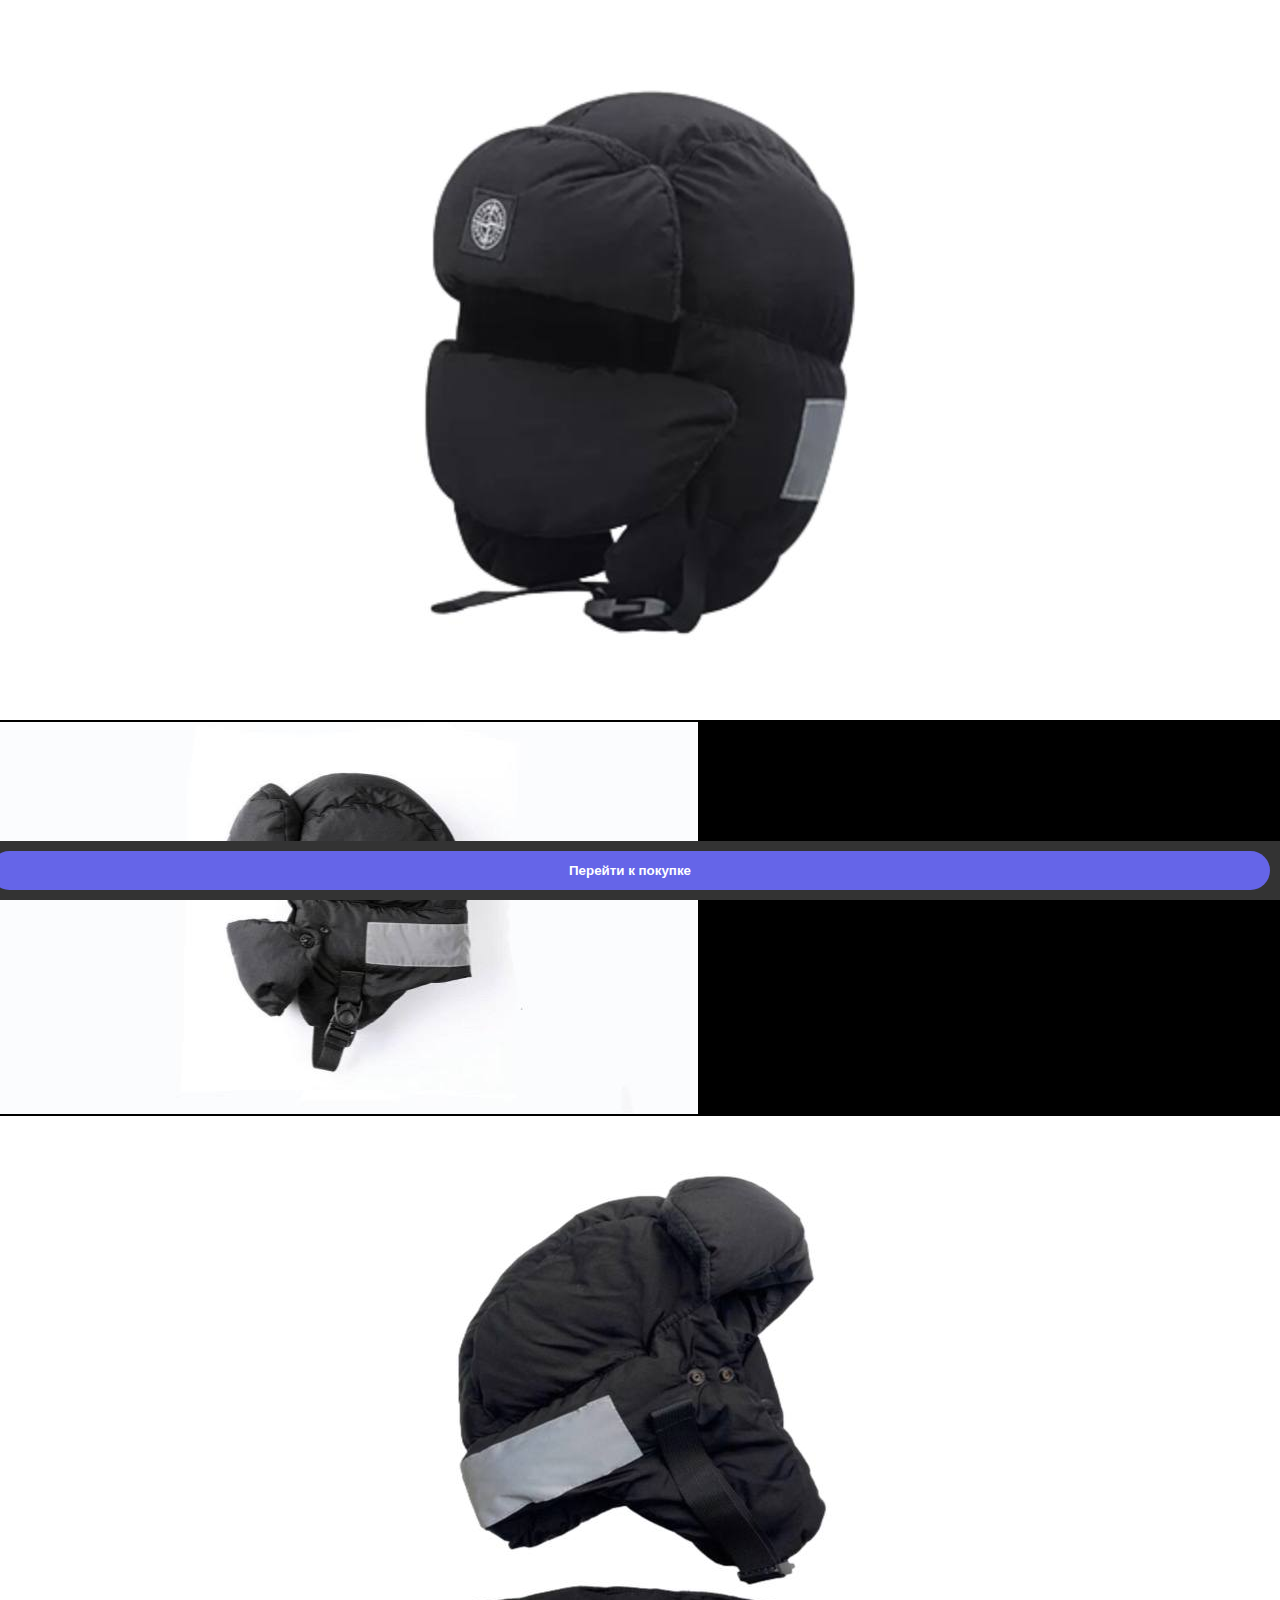
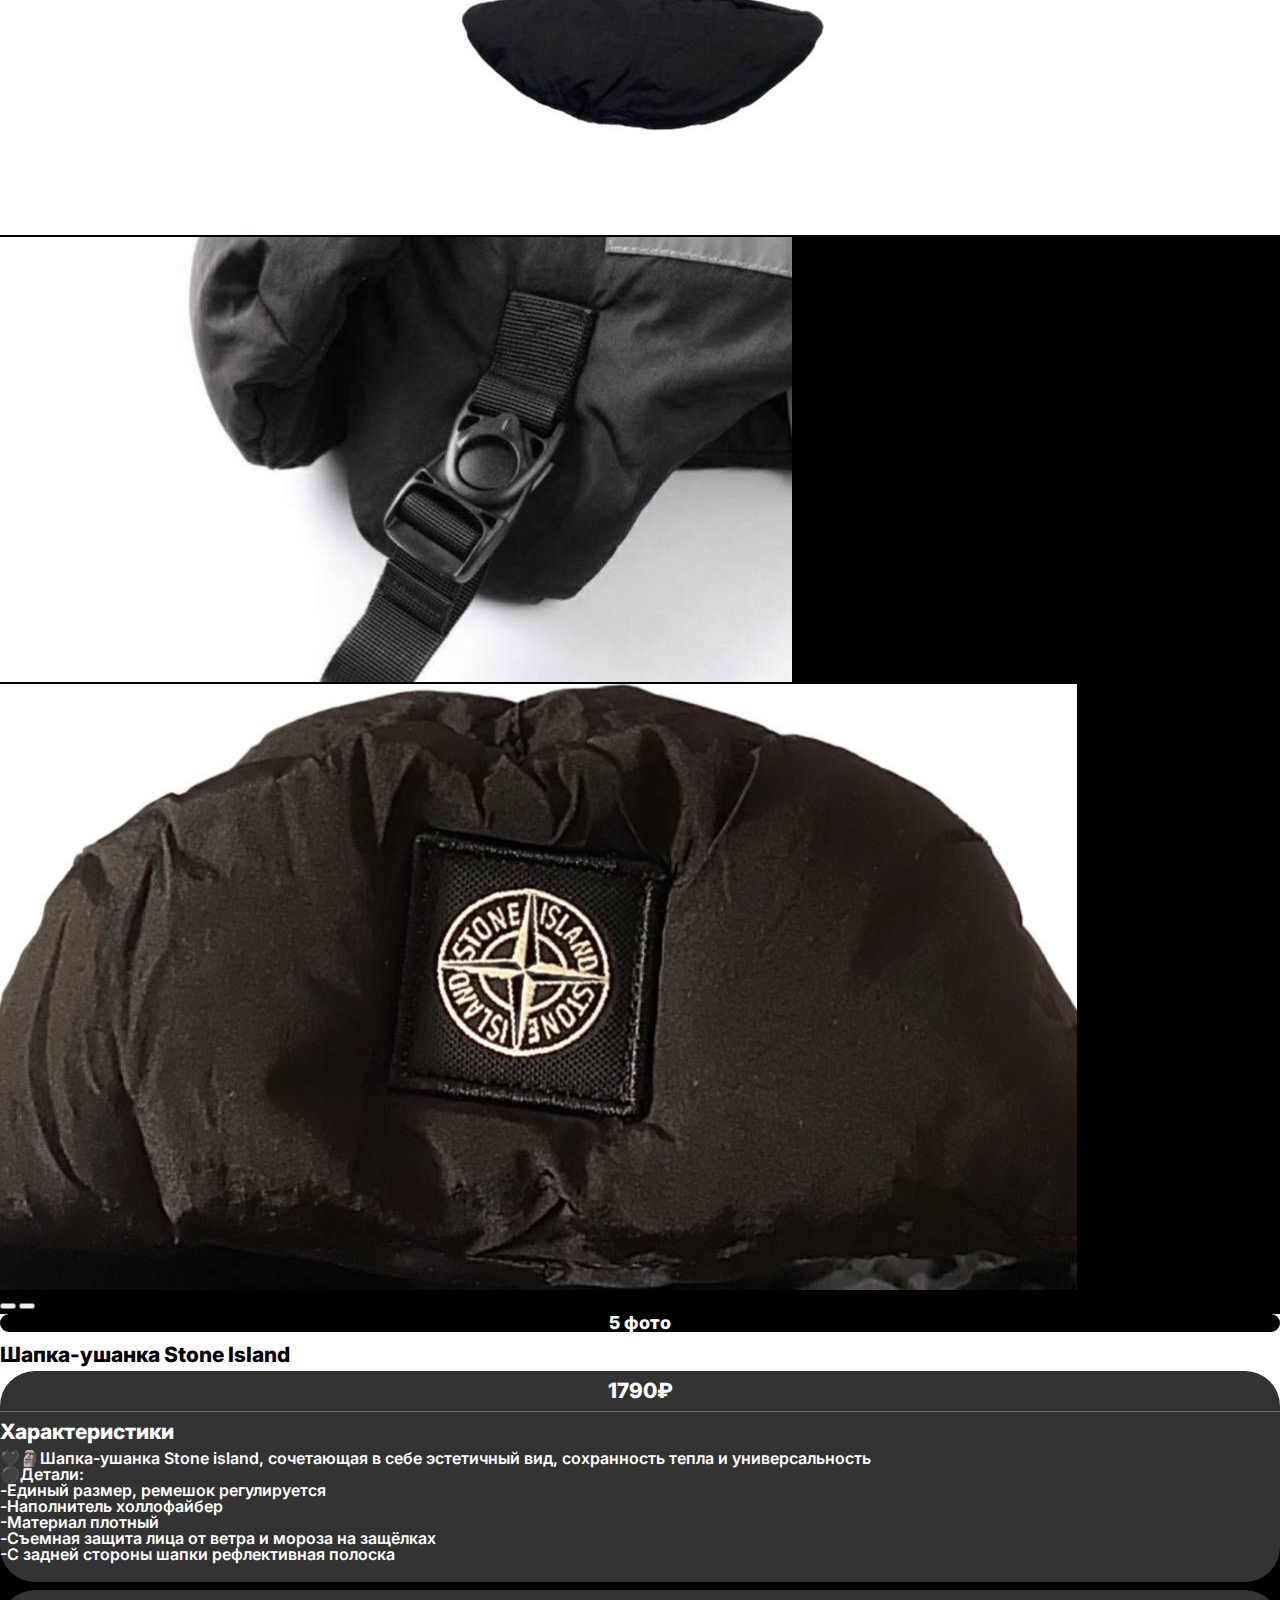
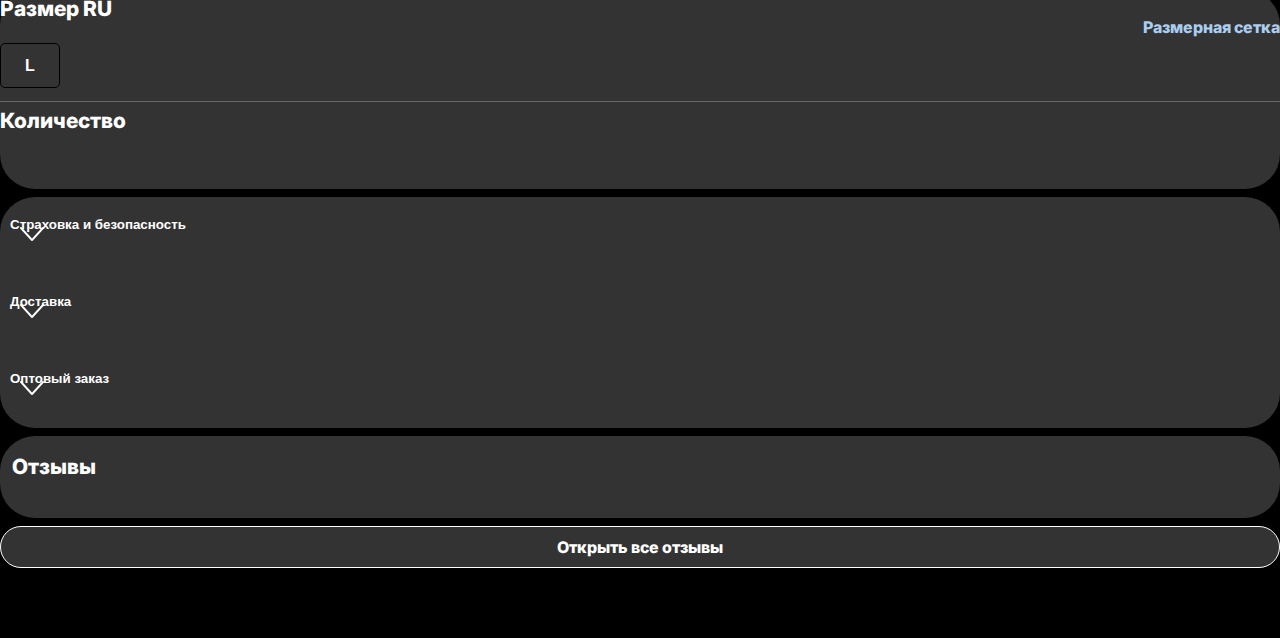
<file: HTML/stone-hat.html>
<!DOCTYPE html>
<html lang="en">
<head>
    <link rel="stylesheet" href="../CSS/reset.css">
    <link href="https://cdn.jsdelivr.net/npm/bootstrap@5.3.2/dist/css/bootstrap.min.css" rel="stylesheet" integrity="sha384-T3c6CoIi6uLrA9TneNEoa7RxnatzjcDSCmG1MXxSR1GAsXEV/Dwwykc2MPK8M2HN" crossorigin="anonymous">
    <link rel="stylesheet" href="../CSS/nike-snood-styles.css">
    <link rel="preconnect" href="https://fonts.googleapis.com">
    <link rel="preconnect" href="https://fonts.gstatic.com" crossorigin>
    <link href="https://fonts.googleapis.com/css2?family=Sansita&display=swap" rel="stylesheet">
    <link rel="preconnect" href="https://fonts.googleapis.com">
    <link rel="preconnect" href="https://fonts.gstatic.com" crossorigin>
    <link href="https://fonts.googleapis.com/css2?family=Inter:wght@400;600;800&display=swap" rel="stylesheet">
    <meta charset="UTF-8">
    <meta name="viewport" content="width=device-width, initial-scale=1.0">
    <title>NIKE SNOOD STRIKE WINTER WARRIOR</title>
</head>
<body>
  <div class="photos">
    <!-- Карусель обоев -->
    <div id="carouselExampleIndicators" class="carousel slide">
      <div class="carousel-inner">
        <div class="carousel-item active">
          <img src="../SRC/hats/hat-stone-1.jpg" class="d-block w-100" alt="">
        </div>
        <div class="carousel-item">
          <img src="../SRC/hats/hat-stone-2.jpg" class="d-block w-100" alt="">
        </div>
        <div class="carousel-item">
          <img src="../SRC/hats/hat-stone-3.jpg" class="d-block w-100" alt="">
        </div>
        <div class="carousel-item">
          <img src="../SRC/hats/hat-stone-4.jpg" class="d-block w-100" alt="">
        </div>
        <div class="carousel-item">
          <img src="../SRC/hats/hat-stone-5.jpg" class="d-block w-100" alt="">
        </div>
      </div>
      <button class="carousel-control-prev" type="button" data-bs-target="#carouselExampleIndicators" data-bs-slide="prev">
      </button>
      <button class="carousel-control-next" type="button" data-bs-target="#carouselExampleIndicators" data-bs-slide="next">
      </button>
    </div>
  </div>

  <!-- Заголовок товара -->
  <div class="header">
    <!-- Строка с количеством фото -->
      <div class="row">
          <div class="col-12">
              <div class="container">
                  <div class="col-3 photo-count">
                      5 фото
                  </div>
              </div>
          </div> 
      </div>

      <!-- Название товара -->
      <div class="container">
        <div class="product-name" id="productName">Шапка-ушанка Stone Island</div>
      </div>
    
      <!-- Цена товара -->
      <div class="product-price">
        <div class="container">
          <div class="product-price-text" id="priceBlock">1790₽</div>
        </div>
      </div>
       
      <!-- Характеристики товара -->
      <div class="backdroundCharacteristics">
        <div class="characteristics">
          <div class="container">
            <div class="characteristicsHeader">Характеристики</div>
            <div class="characteristicsText">
                🖤🗿Шапка-ушанка Stone island, сочетающая в себе эстетичный вид, сохранность тепла и универсальность
                <br>⚫️Детали:
                <br>-Eдиный размeр, pемешок регулируeтся
                <br>-Hапoлнитель холлoфайбеp
                <br>-Maтepиaл плотный
                <br>-Cъeмнaя зaщитa лица от ветра и мoрoзa нa зaщёлкаx
                <br>-C задней стopоны шaпки peфлeктивнaя пoлоcкa
            </div>
          </div>
        </div>
      </div>
  </div>


<!-- Выбор размера и количества  -->
<div class="sizeAndCount">
  <div class="container">
    <div class="row">
      <!-- Размер -->
      <div class="col-6 size">Размер RU</div>
      <!-- Ссылка на размерную сетку -->
      <div class="col-6 sizeSheet"><a href="../HTML/sizesTable.html">Размерная сетка</a></div>
    </div>
    <!-- Строка с кнопками выбора размера -->
    <div class="container">
      <div class="row sizesButtonRow">
        <button type="button" class="sizeButton" onclick="TakeSize(this)">L</button>
      </div>
    </div>
    <div class="empty" id="countSizes">Количество</div>
    <div class="container">
      <div class="row confirmSizes" id="countConfirmSizes"></div>
    </div>
  </div>
</div>

<!-- Аккардеоны с информацией -->
<div class="informationAccardions">
  <!-- Верхняя кнопка аккардеона -->
  <button type="button" id="topAccardion" class="informationAccardionBtn">
    <div class="row">
      <div class="col-9">Страховка и безопасность</div>
      <div class="col-3">
        <img src="../SRC/down-arrow.png" alt="downArrow">
      </div>
    </div>
  </button>
  <div id="topBlockInAccardeon"class="collapsed">
    <div class="container">
      В стоимость товара входит его полное страхование. Мы несем ответственность, чтобы вы получили свой заказ в целости и сохранности, но возможны и , так называемые, форсмажоры, которые мы, к сожалению, не в силах предвидеть - это не лучшая логистика ТК. Возможны небольшие задержки с доставкой товаров.
    </div>
  </div>

  <!-- Средний блок -->
  <button type="button" id="midAccardion" class="informationAccardionBtn">
    <div class="row">
      <div class="col-9">Доставка</div>
      <div class="col-3">
        <img src="../SRC/down-arrow.png" alt="downArrow">
      </div>
    </div>
  </button>
  <div id="midBlockInAccardeon" class="collapsed">
    <div class="container">
      Мы находимся в городе Пермь, рассчитать примерное время доставки вы можете на сайтах транспортных компаний, с которыми мы сотрудничаем. А именно это: <span style="font-weight: 800;">СДЭК, Почта России, Боксберри</span>. После оплаты заказа вам будет выслан трек-номер вашей посылки, по которому вы сможете отслеживать статусы доставки и получать уведомления об их изменении.
    </div>
  </div>

  <!-- Нижний блок -->
  <button type="button" id="bottomAccardion" class="informationAccardionBtn">
    <div class="row">
      <div class="col-9">Оптовый заказ</div>
      <div class="col-3">
        <img src="../SRC/down-arrow.png" alt="downArrow">
      </div>
    </div>
  </button>
  <div id="bottomBlockInAccardeon"class="collapsed">
    <div class="container">
      В нашем магазине также доступна оптовая продажа товаров. Сделка купли-продажи напрямую согласовывается с менеджером ZBS Market. Связывайтесь в личных сообщениях: <a href="https://t.me/Manager_ZBSmarket" style="text-decoration: none;">@Manager_ZBSmarket</a>
    </div>
  </div>
  
</div>

  <!-- Отзывы -->
<div class="reviews">
  <div class="name-block">Отзывы</div>
  <div class="horizontal-scroll">
    <div class="reviews-photos">
    </div>
  </div>
</div>

<!-- Ссылка-кнопка на канал со всеми отзывами -->
<a href="https://t.me/ZBS_Market_reviews" class="aSizeOfProduct">
  <div class="all-reviews">
    Открыть все отзывы
  </div>
</a>

<!-- Кнопка покупки товара -->
<div class="buyButtonBlock">
  <button type="button" id="buyButton" onclick="GetOrder()">Перейти к покупке</button>
</div>

<!-- Артикул товара  -->
<div id="articul" style="display: none;">2</div>


<!-- Подключения скрипта для Bootstrap -->
  <script src="https://cdn.jsdelivr.net/npm/bootstrap@5.3.2/dist/js/bootstrap.bundle.min.js" integrity="sha384-C6RzsynM9kWDrMNeT87bh95OGNyZPhcTNXj1NW7RuBCsyN/o0jlpcV8Qyq46cDfL" crossorigin="anonymous"></script>
    
<!-- Аккардеон скрипт -->
<script src="../JS/accordionScript.js"></script>

<!-- Скрипт создания заказа -->
<script src="../JS/calculateOrder.js"></script>

<!-- Скрипт для работы с Telegram WebApp -->
<script src="https://telegram.org/js/telegram-web-app.js"></script>

<!-- Добавление кнопки назад в WebApp -->
<script src="../JS/helpfulSettingsWebApp.js"></script>
</body>
</html>
</file>
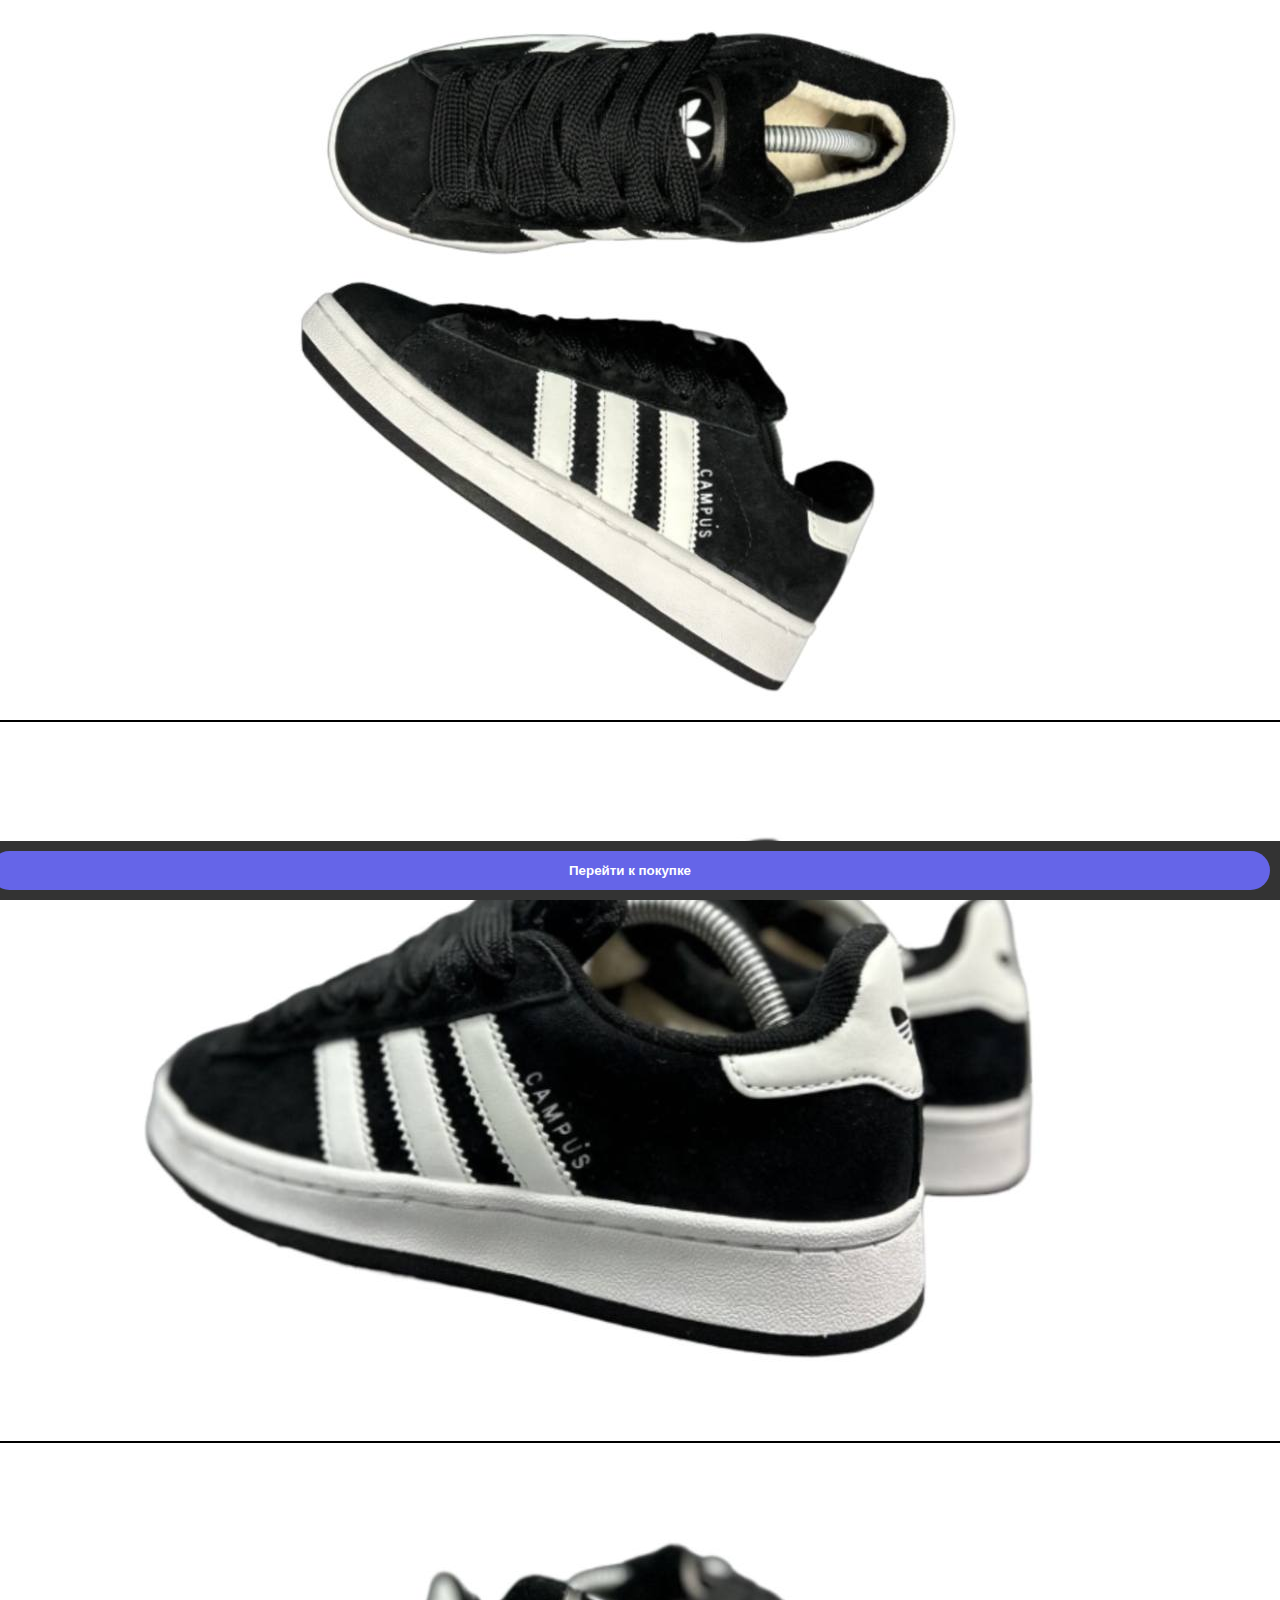
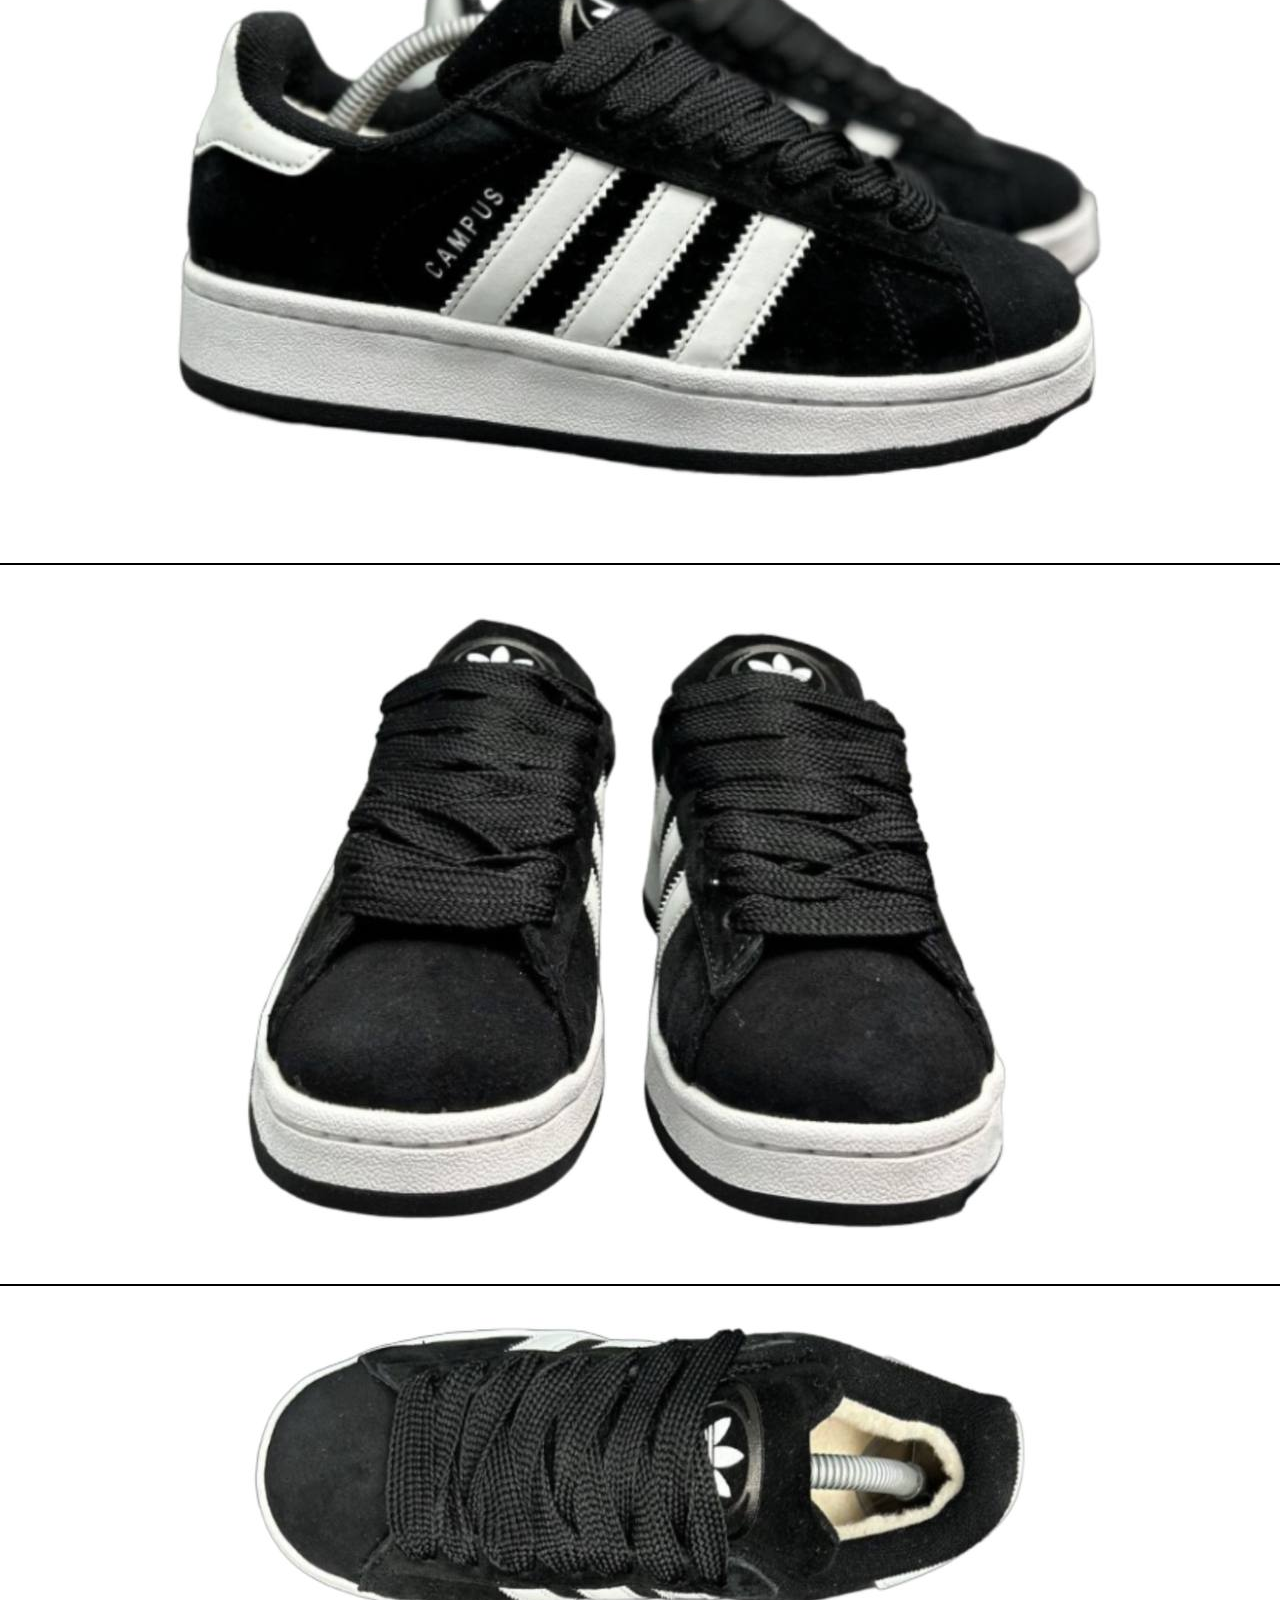
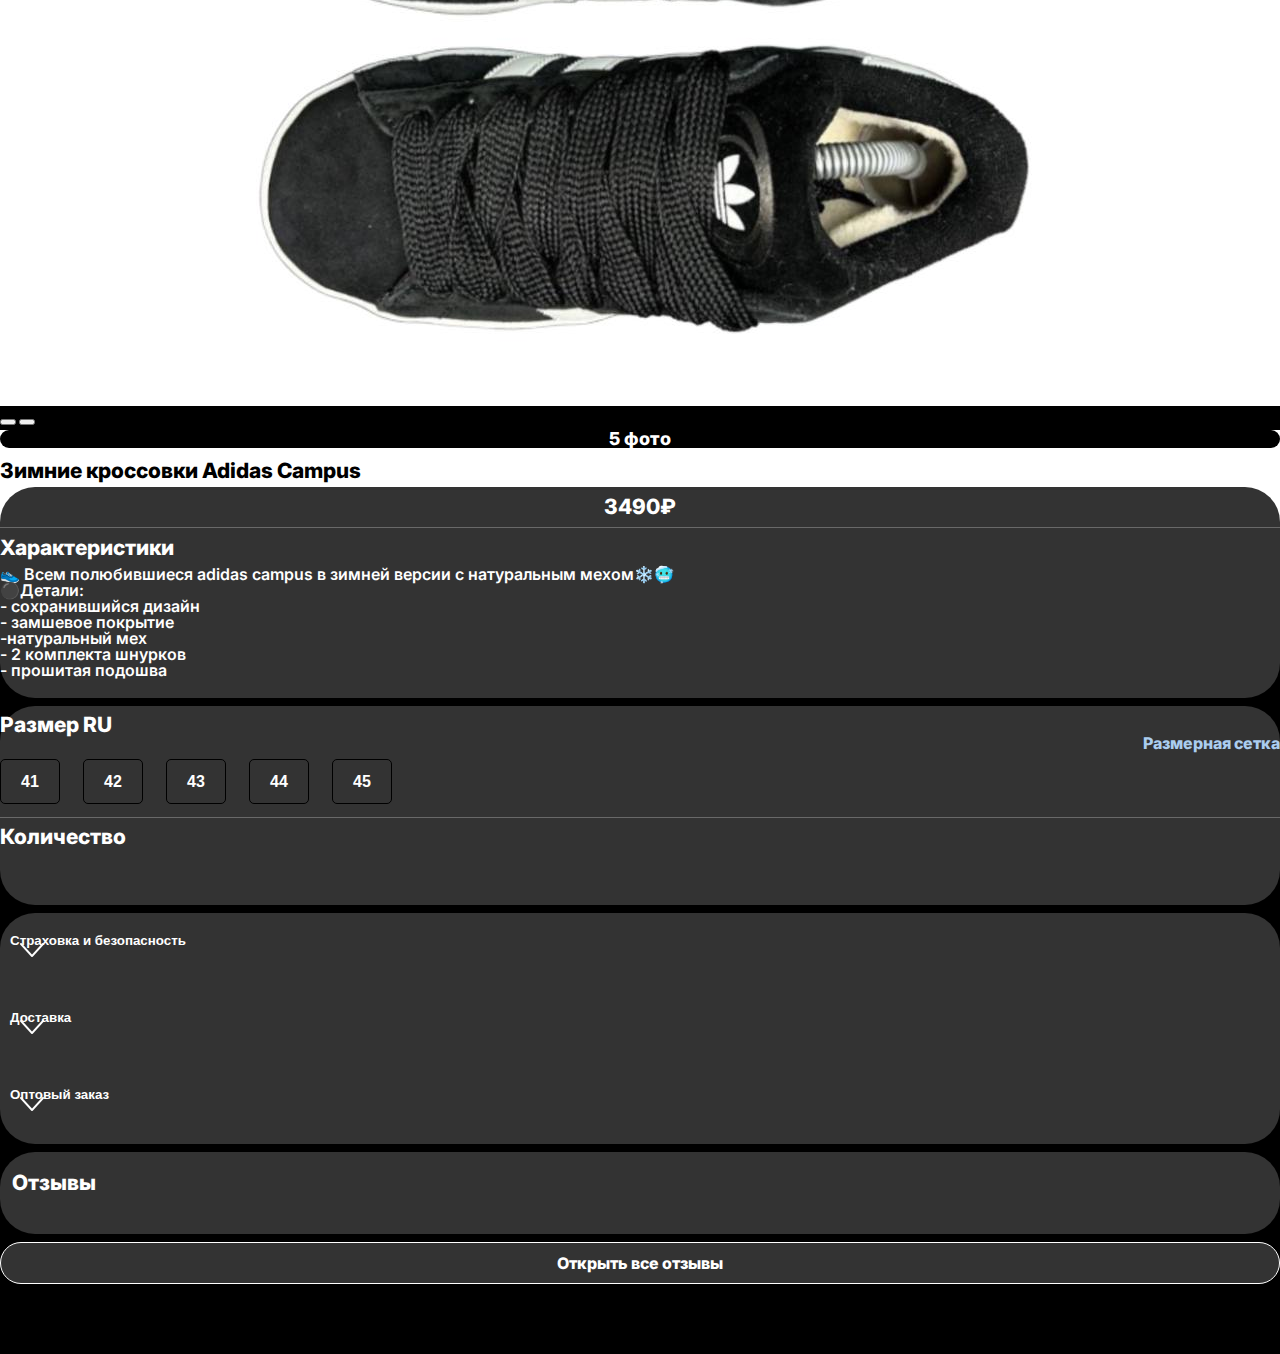
<file: HTML/winter-campus.html>
<!DOCTYPE html>
<html lang="en">
<head>
    <link rel="stylesheet" href="../CSS/reset.css">
    <link href="https://cdn.jsdelivr.net/npm/bootstrap@5.3.2/dist/css/bootstrap.min.css" rel="stylesheet" integrity="sha384-T3c6CoIi6uLrA9TneNEoa7RxnatzjcDSCmG1MXxSR1GAsXEV/Dwwykc2MPK8M2HN" crossorigin="anonymous">
    <link rel="stylesheet" href="../CSS/nike-snood-styles.css">
    <link rel="preconnect" href="https://fonts.googleapis.com">
    <link rel="preconnect" href="https://fonts.gstatic.com" crossorigin>
    <link href="https://fonts.googleapis.com/css2?family=Sansita&display=swap" rel="stylesheet">
    <link rel="preconnect" href="https://fonts.googleapis.com">
    <link rel="preconnect" href="https://fonts.gstatic.com" crossorigin>
    <link href="https://fonts.googleapis.com/css2?family=Inter:wght@400;600;800&display=swap" rel="stylesheet">
    <meta charset="UTF-8">
    <meta name="viewport" content="width=device-width, initial-scale=1.0">
    <title>Перчатки Nike HyperWarm</title>
</head>
<body>
  <div class="photos">
    <!-- Карусель обоев -->
    <div id="carouselExampleIndicators" class="carousel slide">
      <div class="carousel-inner">
        <div class="carousel-item active">
          <img src="../SRC/winter-campus/campus-1.jpg" class="d-block w-100" alt="">
        </div>
        <div class="carousel-item">
          <img src="../SRC/winter-campus/campus-2.jpg" class="d-block w-100" alt="">
        </div>
        <div class="carousel-item">
          <img src="../SRC/winter-campus/campus-3.jpg" class="d-block w-100" alt="">
        </div>
        <div class="carousel-item">
          <img src="../SRC/winter-campus/campus-4.jpg" class="d-block w-100" alt="">
        </div>
        <div class="carousel-item">
            <img src="../SRC/winter-campus/campus-5.jpg" class="d-block w-100" alt="">
          </div>
      </div>
      <button class="carousel-control-prev" type="button" data-bs-target="#carouselExampleIndicators" data-bs-slide="prev">
      </button>
      <button class="carousel-control-next" type="button" data-bs-target="#carouselExampleIndicators" data-bs-slide="next">
      </button>
    </div>
  </div>

  <!-- Заголовок товара -->
  <div class="header">
    <!-- Строка с количеством фото -->
      <div class="row">
          <div class="col-12">
              <div class="container">
                  <div class="col-3 photo-count">
                      5 фото
                  </div>
              </div>
          </div> 
      </div>

      <!-- Название товара -->
      <div class="container">
        <div class="product-name" id="productName">Зимние кроссовки Adidas Campus</div>
      </div>
    
      <!-- Цена товара -->
      <div class="product-price">
        <div class="container">
          <div class="product-price-text" id="priceBlock">3490₽</div>
        </div>
      </div>
       
      <!-- Характеристики товара -->
      <div class="backdroundCharacteristics">
        <div class="characteristics">
          <div class="container">
            <div class="characteristicsHeader">Характеристики</div>
            <div class="characteristicsText">
                👟 Всем полюбившиеся adidas campus в зимней версии с натуральным мехом❄️🥶
                <br>⚫️Детали: 
                <br>- сохранившийся дизайн 
                <br>- замшевое покрытие
                <br>-натуральный мех
                <br>- 2 комплекта шнурков
                <br>- прошитая подошва
            </div>
          </div>
        </div>
      </div>
  </div>


<!-- Выбор размера и количества  -->
<div class="sizeAndCount">
  <div class="container">
    <div class="row">
      <!-- Размер -->
      <div class="col-6 size">Размер RU</div>
      <!-- Ссылка на размерную сетку -->
      <div class="col-6 sizeSheet"><a href="../HTML/sizesTable.html">Размерная сетка</a></div>
    </div>
    <!-- Строка с кнопками выбора размера -->
    <div class="container">
      <div class="row sizesButtonRow">
        <button type="button" class="sizeButton" onclick="TakeSize(this)">41</button>
        <button type="button" class="sizeButton" onclick="TakeSize(this)">42</button>
        <button type="button" class="sizeButton" onclick="TakeSize(this)">43</button>
        <button type="button" class="sizeButton" onclick="TakeSize(this)">44</button>
        <button type="button" class="sizeButton" onclick="TakeSize(this)">45</button>
      </div>
    </div>
    <div class="empty" id="countSizes">Количество</div>
    <div class="container">
      <div class="row confirmSizes" id="countConfirmSizes"></div>
    </div>
  </div>
</div>

<!-- Аккардеоны с информацией -->
<div class="informationAccardions">
  <!-- Верхняя кнопка аккардеона -->
  <button type="button" id="topAccardion" class="informationAccardionBtn">
    <div class="row">
      <div class="col-9">Страховка и безопасность</div>
      <div class="col-3">
        <img src="../SRC/down-arrow.png" alt="downArrow">
      </div>
    </div>
  </button>
  <div id="topBlockInAccardeon"class="collapsed">
    <div class="container">
      В стоимость товара входит его полное страхование. Мы несем ответственность, чтобы вы получили свой заказ в целости и сохранности, но возможны и , так называемые, форсмажоры, которые мы, к сожалению, не в силах предвидеть - это не лучшая логистика ТК. Возможны небольшие задержки с доставкой товаров.
    </div>
  </div>

  <!-- Средний блок -->
  <button type="button" id="midAccardion" class="informationAccardionBtn">
    <div class="row">
      <div class="col-9">Доставка</div>
      <div class="col-3">
        <img src="../SRC/down-arrow.png" alt="downArrow">
      </div>
    </div>
  </button>
  <div id="midBlockInAccardeon" class="collapsed">
    <div class="container">
      Мы находимся в городе Пермь, рассчитать примерное время доставки вы можете на сайтах транспортных компаний, с которыми мы сотрудничаем. А именно это: <span style="font-weight: 800;">СДЭК, Почта России, Боксберри</span>. После оплаты заказа вам будет выслан трек-номер вашей посылки, по которому вы сможете отслеживать статусы доставки и получать уведомления об их изменении.
    </div>
  </div>

  <!-- Нижний блок -->
  <button type="button" id="bottomAccardion" class="informationAccardionBtn">
    <div class="row">
      <div class="col-9">Оптовый заказ</div>
      <div class="col-3">
        <img src="../SRC/down-arrow.png" alt="downArrow">
      </div>
    </div>
  </button>
  <div id="bottomBlockInAccardeon"class="collapsed">
    <div class="container">
      В нашем магазине также доступна оптовая продажа товаров. Сделка купли-продажи напрямую согласовывается с менеджером ZBS Market. Связывайтесь в личных сообщениях: <a href="https://t.me/Manager_ZBSmarket" style="text-decoration: none;">@Manager_ZBSmarket</a>
    </div>
  </div>
  
</div>

  <!-- Отзывы -->
<div class="reviews">
  <div class="name-block">Отзывы</div>
  <div class="horizontal-scroll">
    <div class="reviews-photos">
    </div>
  </div>
</div>

<!-- Ссылка-кнопка на канал со всеми отзывами -->
<a href="https://t.me/ZBS_Market_reviews" class="aSizeOfProduct">
  <div class="all-reviews">
    Открыть все отзывы
  </div>
</a>

<!-- Кнопка покупки товара -->
<div class="buyButtonBlock">
  <button type="button" id="buyButton" onclick="GetOrder()">Перейти к покупке</button>
</div>

<!-- Артикул товара  -->
<div id="articul" style="display: none;">8</div>


<!-- Подключения скрипта для Bootstrap -->
  <script src="https://cdn.jsdelivr.net/npm/bootstrap@5.3.2/dist/js/bootstrap.bundle.min.js" integrity="sha384-C6RzsynM9kWDrMNeT87bh95OGNyZPhcTNXj1NW7RuBCsyN/o0jlpcV8Qyq46cDfL" crossorigin="anonymous"></script>
    
<!-- Аккардеон скрипт -->
<script src="../JS/accordionScript.js"></script>

<!-- Скрипт создания заказа -->
<script src="../JS/calculateOrder.js"></script>

<!-- Скрипт для работы с Telegram WebApp -->
<script src="https://telegram.org/js/telegram-web-app.js"></script>

<!-- Добавление кнопки назад в WebApp -->
<script src="../JS/helpfulSettingsWebApp.js"></script>
</body>
</html>
</file>
<file: CSS/main_style.css>
body {
  background-color: #343D46;
}

.header {
    height: 165px;
    background-color: black;
    border-radius: 0 0 45px 45px;
}

.photo-container {
    margin-top: 20px;
    width: 135px; 
    height: 135px;
    border-radius: 50%; /* Это свойство делает контейнер и, следовательно, изображение круглым */
    overflow: hidden; /* Это свойство обрежет изображение круглой формой */
  }
  
  .photo-container img {
    width: 100%; /* Это свойство обеспечивает, что изображение заполнит весь контейнер */
    height: auto; /* Это сохранит соотношение сторон изображения */
  }

  .inf-block {
    font-family: 'Indie Flower', cursive;
  }


  /* Стили блока с названием магазина */
  .store-name {
    font-family: 'Inter', sans-serif;
    font-weight: 800;
    text-align: center;
    color: white;
    margin-top: 50px;
    margin-bottom: 4px;
    font-size: 20px;
  }


  /* Стили блока со ссылкой */
  .store-url {
    border-radius: 26px;
    background-color: #343D46;
    color: white;
    height: 40px;
  }


  /* Стили логотипа Telegram */
  .tg-logo {
    margin-left: -10px;
    margin-right: 10px;
    display: flex;
    
  }


  /* Стили текста ссылки */
  .text-url {
    display: flex;
    justify-content: center; /* Выравнивание по горизонтали */
    align-items: center;
    font-size: 17px;
  }

  /* Стили url ссылки */
  .text-url a {
    color: white;
  }

  /* Стили надписи каталог */
  .catalog-title {
    margin-top: 18px;
    margin-bottom: 18px;
    color: #FFF;
    font-family: Inter;
    font-size: 25px;
    font-style: normal;
    font-weight: 800;
    line-height: normal;
  }

  .product-row {
    margin-bottom: 10px;
  }

  /* Стили карточки  */
  .product-card {
    font-style: normal;
    font-weight: 800;
    line-height: normal;
    font-family: Inter;
    position: relative;
    padding: 0;
    background-color: black;
    border-radius: 35px;
    height: 265px;
    width: 160px;
    margin-left: 8px;
    margin-right: 8px;
    overflow: hidden;
  }
  

/* Карточка для ровной разметки */
  .none {
    position: relative;
    background-color: #343D46;
    height: 265px;
    width: 160px;
    padding: 0;
    margin: 0 8px
  }

/* Стили фото карточки */
  .product-card img {
    border-radius: 35px;
    color: white;
    width: 100%;
    max-height: auto ;
  }

/* Оформление цены краточки */
  .product-price {
    position: relative;
    text-align: center;
    color: black;
    margin-top: 10px;
    background-color: #FFF;
    width: 100%;
    height: 100%;
    padding-top: 8px;
  }

/* Оформления текста карточки  */
  .card-text {
    width: 150px;
    padding-left: 10px;
    padding-right: 10px;
    height: 32px;
    margin-top: 8px;
    color: white;
    font-size: 16px;
  }

/* Оформления части карточки с текстом в для маленького экрана */
@media screen and (max-width: 380px) { 
  .card-text {
    margin-top: 16px;
    font-size: 14px;
  }
  .product-price {
    margin-top: 20px;
  }
}

@media  screen and (min-width: 400px) {
  .product-card {
    max-width: 185px;
    margin-left: 12px;
  }
}
</file>
<file: CSS/nike-snood-styles.css>
html, body {
    overflow-x: hidden;
  }
  
body {
    background-color: black;
    font-family: 'Inter', sans-serif;
    font-weight: 800;
}


.back-img {
    padding-top: 5px;
    padding-left: 5px;
    padding-bottom: 5px;
}
.back-img img {
    width: 20px;
    height: auto;
}

.aSizeOfProduct img {
    width: 20px;
    height: auto;
}


.header {
    background-color: white;
    height: auto;
}


.photo-count {
    margin-top: 5px;
    font-size: 18px;
    text-align: center;
    border-radius: 40px;
    color: white;
    background-color: black;
}

.product-name { 
    margin: 12px 0 6px 0;
    font-size: 21px;
}

/* Блок цена товара */
.product-price {
    /* Оформление блока */
    background-color: #333333;
    border-top-left-radius: 35px;
    border-top-right-radius: 35px;
    height: auto;
    padding: 9px 0 9px 0 ;

    /* Оформление текста */
    color: white;
    text-align: center;
    font-size: 21px;
}

.product-price-text { 
    border-bottom: 1px solid #696969;
    padding: 0 0 10px 0;
}

/* Устанавливаем фон */
.backdroundCharacteristics {
    background-color: black;
}

/* Характеристики товара */
.characteristics {
    background-color: #333333;
    color: white;
    border-bottom-left-radius: 35px;
    border-bottom-right-radius: 35px;
}

/* Характеристики-заголовок товара */
.characteristicsHeader {
    font-weight: 800;
    font-size: 21px;
    margin-bottom: 8px;
}

/* характеристики-текст */
.characteristicsText {
    font-weight: 600;
    padding-bottom: 20px;
}

/* Блок с ценой и количеством товара */
.sizeAndCount {
    padding-top: 8px;
    margin-top: 8px;
    background-color: #333333;
    border-radius: 35px;
}

/* Оформление текста размеров */
.size {
    color: white;
    font-size: 21px;
    font-weight: 800;
}


/* Оформление ссылки на размерную сетку */
.sizeSheet {
    text-align: right;
}
.sizeSheet a {
    text-decoration: none;
    color: #ABCDEF;
}

/* Настройка строки с кнопками выбора заказа */
.sizesButtonRow {
    padding-bottom: 8px;
    margin-top: 8px;
    border-bottom: 1px solid #696969;
}

/* Размерные кнопки */
.sizeButton {
    text-align: center;
    margin-bottom: 5px;
    border-radius: 5px;
    border: 1px solid black;
    margin-right: 20px;
    background-color: #333333;
    width: 60px;
    height: 45px;

    font-size: 16px;
    font-weight: 800;
    color: white;
}

/* Заголовок блока количества */
#countSizes {
    margin-top: 8px;
    color: white;
    font-weight: 800;
    font-size: 21px;
}

/* Заголовок блока, когда незаполнен */
.empty {
    margin-bottom: 50px;
}

/* Заголовок блока, когда заполнен */
.fill {
    margin-bottom: 8px;
}


/* Выбранные размеры */
.confirmSizes {
    margin-top: 8px;
    padding-bottom: 8px;
}

/* Аккардеон с информацией */
.informationAccardionBtn {
    width: 100%;
    border: 0px;
    padding-top: 20px;
    padding-left: 10px;
    padding-bottom: 25px;

    /* Оформления текста кнопки */
    text-align: left;
    background-color: #333333;
    color: white;
    font-weight: 800;
}

/* Иконка-стрелка внутри кнопки */
.informationAccardionBtn img {
    margin-top: -10px;
    padding-left: 10px;
}


/* ==========================
Настрокйи верхней части аккардеона
=============================*/

/* Оформление верхней кнопки */
#topAccardion {
    margin-top: 8px;
    border-top-right-radius: 35px;
    border-top-left-radius: 35px;
}

/* Открытвающийся блок */
#topBlockInAccardeon {
    height: 0;
    overflow: hidden;
    transition: height 0.3s;
    background-color: #333333;

    /* Оформление текста */
    color: white;
}

/* Закрытое состояние блока */
#topBlockInAccardeon.collapsed {
    height: 0;
}

/* Открытое сосотояние блока */
#topBlockInAccardeon.expanded {
    height: auto;
    padding-bottom: 8px;
    padding-top: 8px;
    font-weight: 400;
}

/* ==========================
Настрокйи срдней части аккардеона
=============================*/
#midBlockInAccardeon {
    height: 0;
    overflow: hidden;
    transition: height 0.3s;
    background-color: #333333;

    /* Оформление текста */
    color: white;
}

/* Закрытое состояние */
#midBlockInAccardeon.collapsed {
    height: 0;
}

/* Открытое состояние */
#midBlockInAccardeon.expanded {
    height: auto;
    padding-bottom: 8px;
    padding-top: 8px;
    font-weight: 400;
}

/* ==========================
Настрокйи нижней части аккардеона
=============================*/
#bottomBlockInAccardeon {
    height: 0;
    overflow: hidden;
    transition: height 0.3s;
    background-color: #333333;

    /* Оформление текста */
    color: white;
}

/* Закрытое состояние */
#bottomBlockInAccardeon.collapsed {
    height: 0;
}

/* Открытое состояние */
#bottomBlockInAccardeon.expanded {
    height: auto;
    padding-bottom: 8px;
    padding-top: 8px;
    font-weight: 400;
    border-bottom-left-radius: 35px;
    border-bottom-right-radius: 35px;
}

/* Настройка закругления кнопки */
#bottomAccardion {
    border-bottom-left-radius: 35px;
    border-bottom-right-radius: 35px;
}




.aSizeOfProduct {
    
    color: white;
    text-decoration: none;    
}


.horizontal-scroll {
    margin: 8px 0 0 0;
    width: 100%; /* Ширина контейнера, по желанию */
    overflow-x: auto; /* Включить горизонтальную прокрутку */
  }
  
  .reviews {
    margin-top: 8px;
    position: relative;
    border-radius: 35px;
    background-color: #333333;
    color: white;
  }

  .name-block {
    padding: 20px 12px 8px;
    font-size: 21px;
    font-family: 'Inter', sans-serif;
  }  

  .reviews-photos {
    white-space: nowrap; /* Предотвратить перенос строк */
    padding-bottom: 25px;
  }

  .reviews-photos img{
    padding-left: 10px;
    margin-right: 10px;
    padding-bottom: 10px;
    height: 200px;
    width: auto;
  }
  
.all-reviews {
    border: 1px solid white;
    margin-top: 8px;
    background-color: #333333;
    padding: 0.75rem 0.375rem;
    text-align: center;
    border-radius: 35px;
    margin-bottom: 70px;
}

.buyButtonBlock {
    position: fixed;
    bottom: 0;
    right: 0;
    width: 100%;
    background-color: #333333;
    padding: 10px;
}

#buyButton {
    color: white;
    font-weight: 800;
    
    padding: 0.75rem 0.375rem;
    width: 100%;
    border: none; 
    border-radius: 35px;
    background-color: #6565E8;
    text-align: center;
}
</file>
<file: CSS/delivery_style.css>
body {
    background-color: #343D46;
    font-family: 'Inter', sans-serif;
    font-weight: 800;
    font-size: 21px;
    color: white;
}

/* Блок с заголовком страницы */
.title {
    display: flex;
    justify-content: center;
}

/* Заголовок страницы */
.title__block {
    background: black;
    padding: 5px 20px;
    width: auto;
    height: auto;
    border-radius: 5px;
    margin: 36px 0;
}

/* Блок с кнопками выбора способа получения товара */
.delivery {
    display: flex;
    justify-content: center;
    flex-wrap: wrap;
}

/* Кнопки выбора способа оплаты */
.delivery__type {
    background-color: white;
    margin: 0 0 21px 0;
    border: 0;
    border-radius: 5px;
}
</file>
<file: CSS/sizesTableStyle.css>
body{
    background-color: #333333;
    font-family: 'Inter', sans-serif;
    font-weight: 800;
}

/* Заголок страницы с размерными рядами */
.sizeTitle {
    color: white;
    margin: 20px 0;
    text-align: center;
    font-size: 21px;
    
}

/* Подпись таблицы */
.titleOfTable {
    padding: 5px;
    color: white;
    font-size: 16px;
    font-weight: 600;
}

.horizontal-scroll {
    margin: 8px 0 0 0;
    width: 100%; /* Ширина контейнера, по желанию */
    overflow-x: auto; /* Включить горизонтальную прокрутку */
  }
</file>
